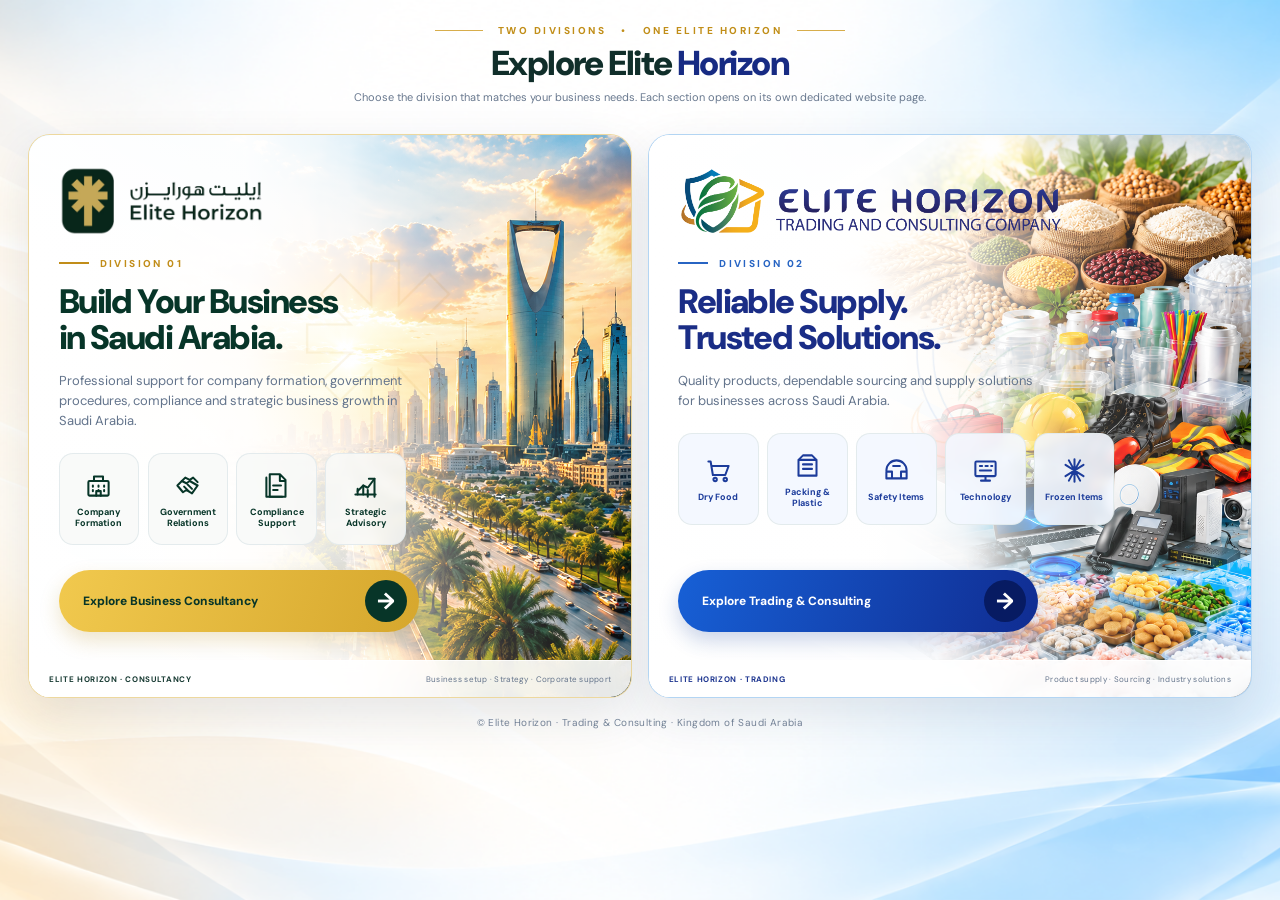
<file: index.html>
<!doctype html>
<html lang="en">
<head>
<meta charset="utf-8">
<meta name="viewport" content="width=device-width, initial-scale=1">
<meta name="theme-color" content="#f7f9fb">
<meta name="description" content="Explore Elite Horizon — Business Setup & Strategic Consultancy and Trading & Consulting Company in Saudi Arabia.">
<title>Explore Elite Horizon | Two Divisions</title>
<link rel="icon" href="assets/favicon.png">
<link rel="preconnect" href="https://fonts.googleapis.com">
<link rel="preconnect" href="https://fonts.gstatic.com" crossorigin>
<link href="https://fonts.googleapis.com/css2?family=DM+Sans:wght@400;500;600;700;800;900&display=swap" rel="stylesheet">
<style>
:root{--green:#073528;--green2:#0b4939;--gold:#e0b63e;--navy:#172b83;--blue:#1554c5;--ink:#102a26;--muted:#61728a;--line:#e5eaf0;--paper:#fff}
*{box-sizing:border-box}html{scroll-behavior:smooth}body{margin:0;min-height:100vh;font-family:'DM Sans',Arial,sans-serif;color:var(--ink);background:#f5f8fb url('assets/site-background.png') center/cover fixed no-repeat;-webkit-font-smoothing:antialiased}
body:before{content:"";position:fixed;inset:0;background:rgba(255,255,255,.42);pointer-events:none;z-index:-1}
.page{width:min(1880px,100%);margin:0 auto;padding:24px clamp(14px,2.2vw,42px) 26px}
.intro{text-align:center;margin:0 auto 28px;max-width:1000px}.eyebrow{display:flex;align-items:center;justify-content:center;gap:15px;color:#c18e18;font-size:clamp(10px,.72vw,13px);font-weight:800;letter-spacing:.25em;text-transform:uppercase}.eyebrow:before,.eyebrow:after{content:"";width:48px;height:1px;background:#d7ad4b}.intro h1{margin:9px 0 7px;font-size:clamp(28px,2.7vw,48px);line-height:1.05;letter-spacing:-.045em;color:#102e2a;font-weight:900}.intro h1 span{color:var(--navy)}.intro p{margin:0;color:#68788e;font-size:clamp(11px,.82vw,15px);line-height:1.55}
.divisions{display:grid;grid-template-columns:repeat(2,minmax(0,1fr));gap:clamp(14px,1.2vw,24px);align-items:stretch}
.division{position:relative;isolation:isolate;overflow:hidden;min-height:clamp(520px,39vw,690px);border-radius:22px;background:#fff;border:1px solid rgba(217,173,53,.48);box-shadow:0 18px 48px rgba(23,43,70,.11);display:flex;flex-direction:column;transition:transform .3s ease,box-shadow .3s ease}
.division:hover{transform:translateY(-4px);box-shadow:0 25px 58px rgba(23,43,70,.16)}.division.trading{border-color:rgba(65,151,224,.4)}
.visual{position:absolute;inset:0;z-index:-3}.visual img{width:100%;height:100%;object-fit:cover;object-position:center right;display:block}
.division:after{content:"";position:absolute;inset:0;z-index:-2;pointer-events:none;background:linear-gradient(90deg,rgba(255,255,255,.99) 0%,rgba(255,255,255,.97) 36%,rgba(255,255,255,.82) 53%,rgba(255,255,255,.22) 76%,rgba(255,255,255,.03) 100%)}
.division.trading:after{background:linear-gradient(90deg,rgba(255,255,255,.99) 0%,rgba(255,255,255,.97) 35%,rgba(255,255,255,.82) 52%,rgba(255,255,255,.18) 75%,rgba(255,255,255,.02) 100%)}
.content{position:relative;z-index:1;width:70%;padding:clamp(24px,2.4vw,44px) clamp(22px,2.3vw,42px) 28px;display:flex;flex-direction:column;align-items:flex-start;flex:1}
.brand{height:clamp(62px,5.5vw,94px);display:flex;align-items:center;margin-bottom:clamp(20px,1.6vw,30px);max-width:100%}.brand img{display:block;max-width:min(100%,390px);max-height:100%;object-fit:contain;object-position:left center}.trading .brand img{max-width:410px}
.division-tag{display:flex;align-items:center;gap:11px;margin-bottom:14px;font-size:clamp(10px,.7vw,13px);letter-spacing:.24em;text-transform:uppercase;font-weight:800;color:#c18d19}.division-tag:before{content:"";width:30px;height:2px;background:currentColor}.trading .division-tag{color:#2764c3}
.content h2{font-size:clamp(30px,2.65vw,51px);line-height:1.06;letter-spacing:-.045em;margin:0 0 15px;color:var(--green);font-weight:900;max-width:620px}.trading .content h2{color:#1a2d86}
.desc{font-size:clamp(13px,.95vw,17px);line-height:1.55;color:#63748c;max-width:540px;margin:0 0 22px}
.services{display:flex;gap:clamp(7px,.65vw,12px);align-items:stretch;margin:0 0 25px;flex-wrap:nowrap}.service{width:clamp(70px,6.3vw,112px);min-height:92px;text-align:center;padding:12px 8px 9px;border-radius:14px;background:rgba(248,250,249,.86);border:1px solid rgba(225,233,235,.9);color:var(--green);font-size:clamp(9px,.67vw,12px);font-weight:700;line-height:1.25;display:flex;flex-direction:column;align-items:center;justify-content:center;gap:8px;backdrop-filter:blur(4px)}.trading .service{color:#1c3c9b;background:rgba(243,248,255,.9)}.service svg{width:27px;height:27px;stroke:currentColor;fill:none;stroke-width:1.8;stroke-linecap:round;stroke-linejoin:round}
.cta{display:inline-flex;align-items:center;justify-content:space-between;gap:25px;min-width:min(360px,100%);padding:10px 12px 10px 24px;border-radius:999px;background:linear-gradient(110deg,#f1c94e,#d6a72d);color:#073528;text-decoration:none;font-size:clamp(12px,.85vw,15px);font-weight:800;box-shadow:0 9px 20px rgba(181,137,28,.22);transition:transform .2s,filter .2s;margin-top:auto}.cta:hover{transform:translateY(-2px);filter:brightness(1.04)}.cta .arrow{width:42px;height:42px;display:grid;place-items:center;border-radius:50%;background:var(--green);color:white;font-size:23px;flex:0 0 auto}.trading .cta{background:linear-gradient(110deg,#1760d6,#102c91);color:#fff;box-shadow:0 9px 20px rgba(25,63,156,.22)}.trading .cta .arrow{background:#071b62}
.watermark{position:absolute;z-index:-1;pointer-events:none;object-fit:contain;opacity:.16;mix-blend-mode:multiply}.consultancy .watermark{width:clamp(190px,18vw,330px);height:clamp(190px,18vw,330px);left:40%;top:19%}.trading .watermark{width:clamp(230px,23vw,400px);height:clamp(190px,18vw,330px);left:36%;top:24%;opacity:.14}
.card-footer{position:relative;z-index:1;margin-top:auto;display:flex;justify-content:space-between;align-items:center;gap:12px;padding:13px 20px;background:rgba(255,255,255,.9);border-top:1px solid rgba(255,255,255,.8);color:#64748b;font-size:clamp(8px,.58vw,10px);letter-spacing:.035em;backdrop-filter:blur(8px)}.card-footer strong{color:#173a32;letter-spacing:.08em}.trading .card-footer strong{color:#1c348f}
.site-footer{text-align:center;padding:18px 10px 0;color:#77869a;font-size:10px;letter-spacing:.04em}
@media(max-width:1100px){.page{padding:22px 16px}.division{min-height:520px}.content{width:76%;padding:26px 24px 24px}.brand{height:65px}.services{gap:6px}.service{width:74px;min-height:82px}.content h2{font-size:clamp(29px,3vw,38px)}.desc{font-size:13px}.watermark{opacity:.1!important}}
@media(max-width:760px){body{background-attachment:scroll}.divisions{grid-template-columns:1fr;gap:18px}.division{min-height:540px}.content{width:72%;padding:27px 26px 26px}.brand{height:72px}.content h2{font-size:clamp(34px,6vw,46px)}.desc{font-size:15px}.service{width:clamp(75px,13vw,100px);min-height:88px;font-size:10px}.services{gap:9px}.division:after,.division.trading:after{background:linear-gradient(90deg,rgba(255,255,255,.99) 0%,rgba(255,255,255,.96) 43%,rgba(255,255,255,.72) 68%,rgba(255,255,255,.16) 100%)}.watermark{opacity:.12!important}}
@media(max-width:480px){.page{padding:19px 11px}.intro{margin-bottom:19px}.eyebrow{font-size:9px;letter-spacing:.16em;gap:8px}.eyebrow:before,.eyebrow:after{width:25px}.intro h1{font-size:29px}.intro p{font-size:11px}.division{min-height:570px;border-radius:17px}.content{width:100%;padding:22px 18px 22px}.brand{height:58px;margin-bottom:20px}.brand img{max-width:82%;max-height:58px}.division-tag{font-size:9px;letter-spacing:.18em}.content h2{font-size:34px;max-width:360px}.desc{font-size:13px;max-width:350px}.services{gap:6px;flex-wrap:wrap;margin-bottom:18px}.service{width:calc(25% - 5px);min-width:0;min-height:72px;padding:8px 4px;font-size:8px;gap:5px}.service svg{width:22px;height:22px}.trading .service{width:calc(20% - 5px)}.cta{min-width:0;width:100%;font-size:12px;padding-left:17px}.cta .arrow{width:36px;height:36px}.card-footer{font-size:7px;padding:10px 12px}.watermark{display:none}}
@media(prefers-reduced-motion:reduce){*{scroll-behavior:auto!important;transition:none!important}}
</style>
</head>
<body>
<main class="page">
<header class="intro">
  <div class="eyebrow">Two Divisions <span>•</span> One Elite Horizon</div>
  <h1>Explore Elite <span>Horizon</span></h1>
  <p>Choose the division that matches your business needs. Each section opens on its own dedicated website page.</p>
</header>
<section class="divisions" aria-label="Elite Horizon divisions">
  <article class="division consultancy">
    <div class="visual"><img src="assets/consultancy-skyline.png" alt="Riyadh skyline at sunset"></div>
    <img class="watermark" src="assets/consultancy-emblem-outline.png" alt="" aria-hidden="true">
    <div class="content">
      <div class="brand"><img src="assets/consultancy-logo.png" alt="Elite Horizon Business Setup and Strategic Consultancy"></div>
      <div class="division-tag">Division 01</div>
      <h2>Build Your Business<br>in Saudi Arabia.</h2>
      <p class="desc">Professional support for company formation, government procedures, compliance and strategic business growth in Saudi Arabia.</p>
      <div class="services">
        <div class="service"><svg viewBox="0 0 24 24"><rect x="3" y="8" width="18" height="13" rx="1"/><path d="M8 8V4h8v4M7 12v1m5-1v1m5-1v1M7 16v1m5-1v1m5-1v1M10 21v-4h4v4"/></svg>Company<br>Formation</div>
        <div class="service"><svg viewBox="0 0 24 24"><path d="M3 12l4-4 4 2 3-2 7 4-5 7-5-3-3 2-5-6z"/><path d="M7 8l3-3 4 2 3-2 4 4M9 13l4 4m-1-6l4 4"/></svg>Government<br>Relations</div>
        <div class="service"><svg viewBox="0 0 24 24"><path d="M6 2h9l5 5v15H6zM15 2v6h5M9 12h7M9 16h4"/><path d="M3 5v17h14"/></svg>Compliance<br>Support</div>
        <div class="service"><svg viewBox="0 0 24 24"><path d="M3 20h18M5 17l5-5 4 2 6-8"/><path d="M15 6h5v5M5 20V15m5 5v-8m4 10v-6m6 6V8"/></svg>Strategic<br>Advisory</div>
      </div>
      <a class="cta" href="consultancy.html"><span>Explore Business Consultancy</span><span class="arrow">→</span></a>
    </div>
    <div class="card-footer"><strong>ELITE HORIZON · CONSULTANCY</strong><span>Business setup · Strategy · Corporate support</span></div>
  </article>
  <article class="division trading">
    <div class="visual"><img src="assets/trading-industrial-collage.png" alt="Food, packaging, safety and technology supply categories"></div>
    <img class="watermark" src="assets/trading-emblem-outline.png" alt="" aria-hidden="true">
    <div class="content">
      <div class="brand"><img src="assets/trading-logo.png" alt="Elite Horizon Trading and Consulting Company"></div>
      <div class="division-tag">Division 02</div>
      <h2>Reliable Supply.<br>Trusted Solutions.</h2>
      <p class="desc">Quality products, dependable sourcing and supply solutions for businesses across Saudi Arabia.</p>
      <div class="services">
        <div class="service"><svg viewBox="0 0 24 24"><path d="M3 4h2l2 12h11l3-8H6"/><circle cx="9" cy="20" r="1.5"/><circle cx="18" cy="20" r="1.5"/></svg>Dry Food</div>
        <div class="service"><svg viewBox="0 0 24 24"><path d="M4 7h16v14H4zM4 7l4-4h8l4 4M8 11h8M8 15h8"/></svg>Packing &<br>Plastic</div>
        <div class="service"><svg viewBox="0 0 24 24"><path d="M3 12a9 9 0 0 1 18 0v7h-5v-6h5M3 13h5v6H3zM8 19h8"/><path d="M9 8h6"/></svg>Safety Items</div>
        <div class="service"><svg viewBox="0 0 24 24"><rect x="3" y="4" width="18" height="13" rx="1"/><path d="M8 21h8m-4-4v4M7 8h2m3 0h2m3 0h1M7 12h10"/></svg>Technology</div>
        <div class="service"><svg viewBox="0 0 24 24"><path d="M12 2v20M4 7l16 10M4 17L20 7M7 3l10 18M17 3L7 21"/></svg>Frozen Items</div>
      </div>
      <a class="cta" href="trading.html"><span>Explore Trading &amp; Consulting</span><span class="arrow">→</span></a>
    </div>
    <div class="card-footer"><strong>ELITE HORIZON · TRADING</strong><span>Product supply · Sourcing · Industry solutions</span></div>
  </article>
</section>
<footer class="site-footer">© Elite Horizon · Trading &amp; Consulting · Kingdom of Saudi Arabia</footer>
</main>
</body>
</html>
</file>
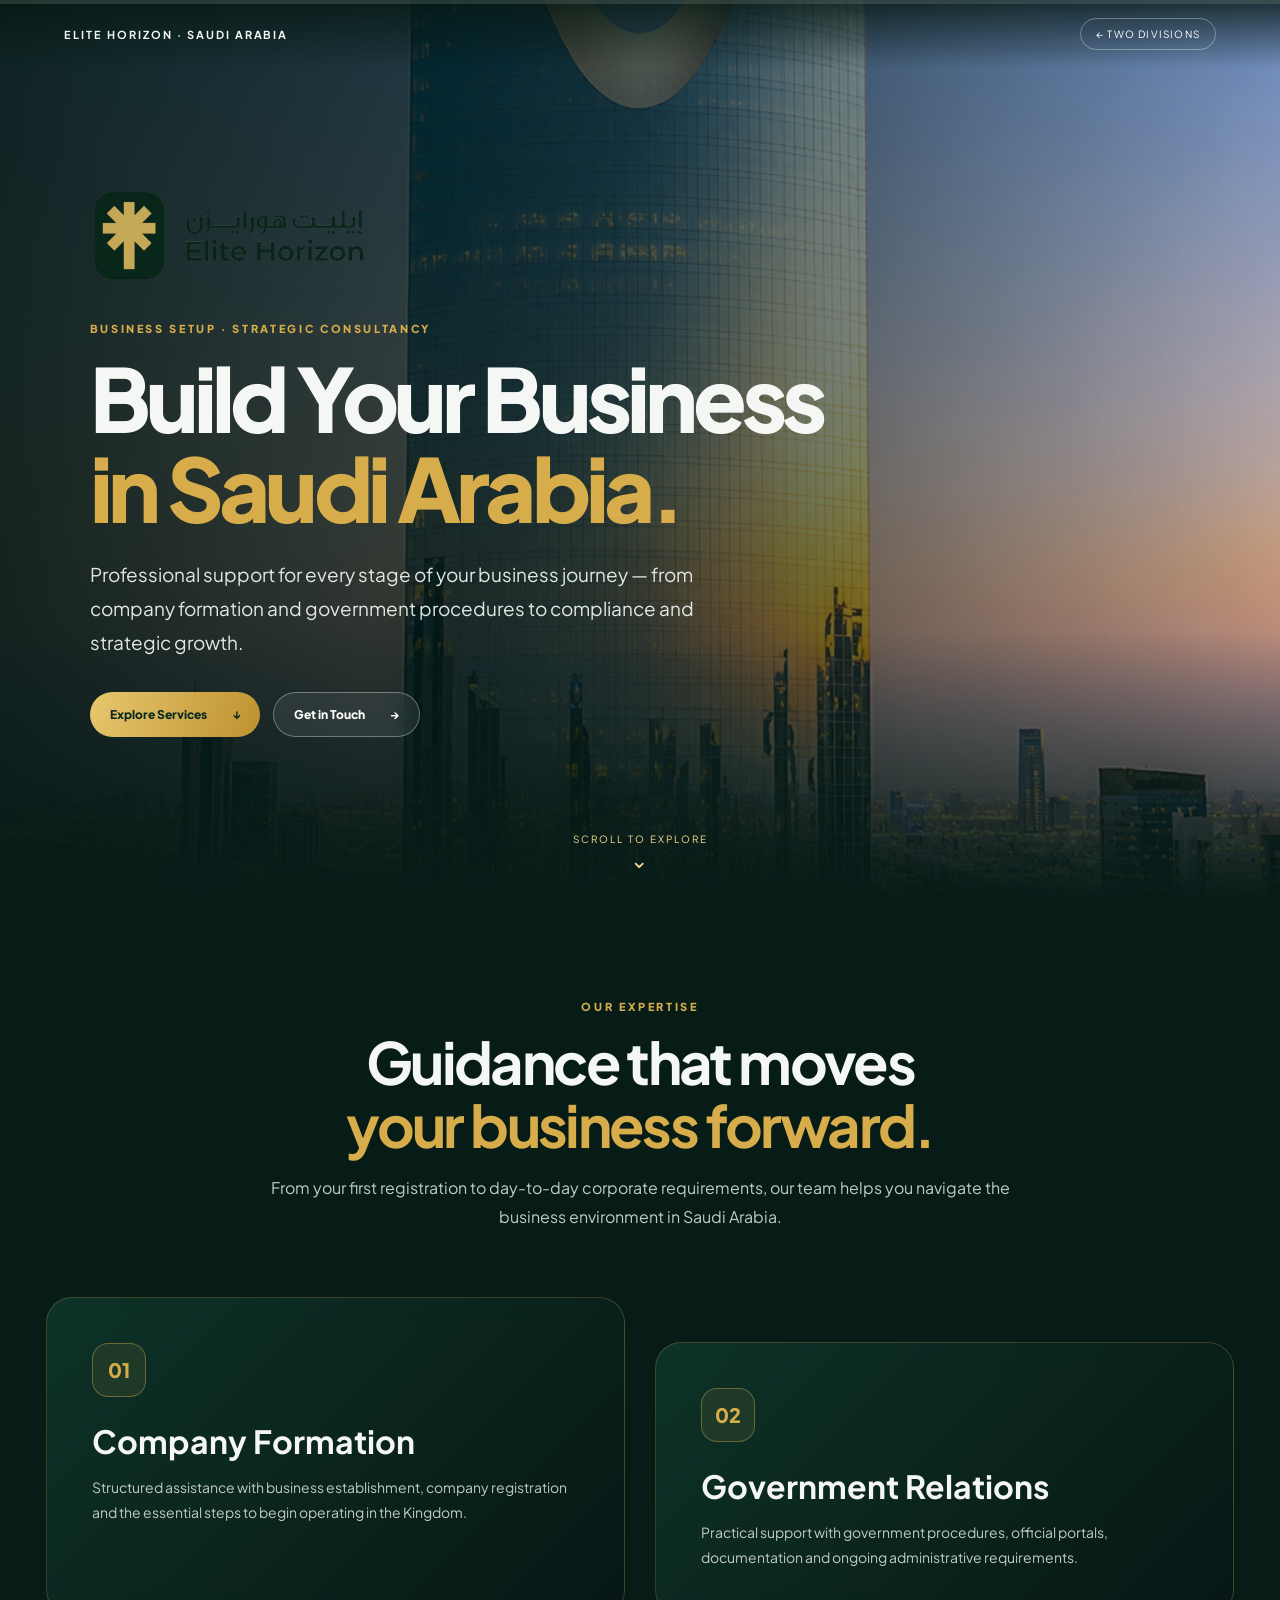
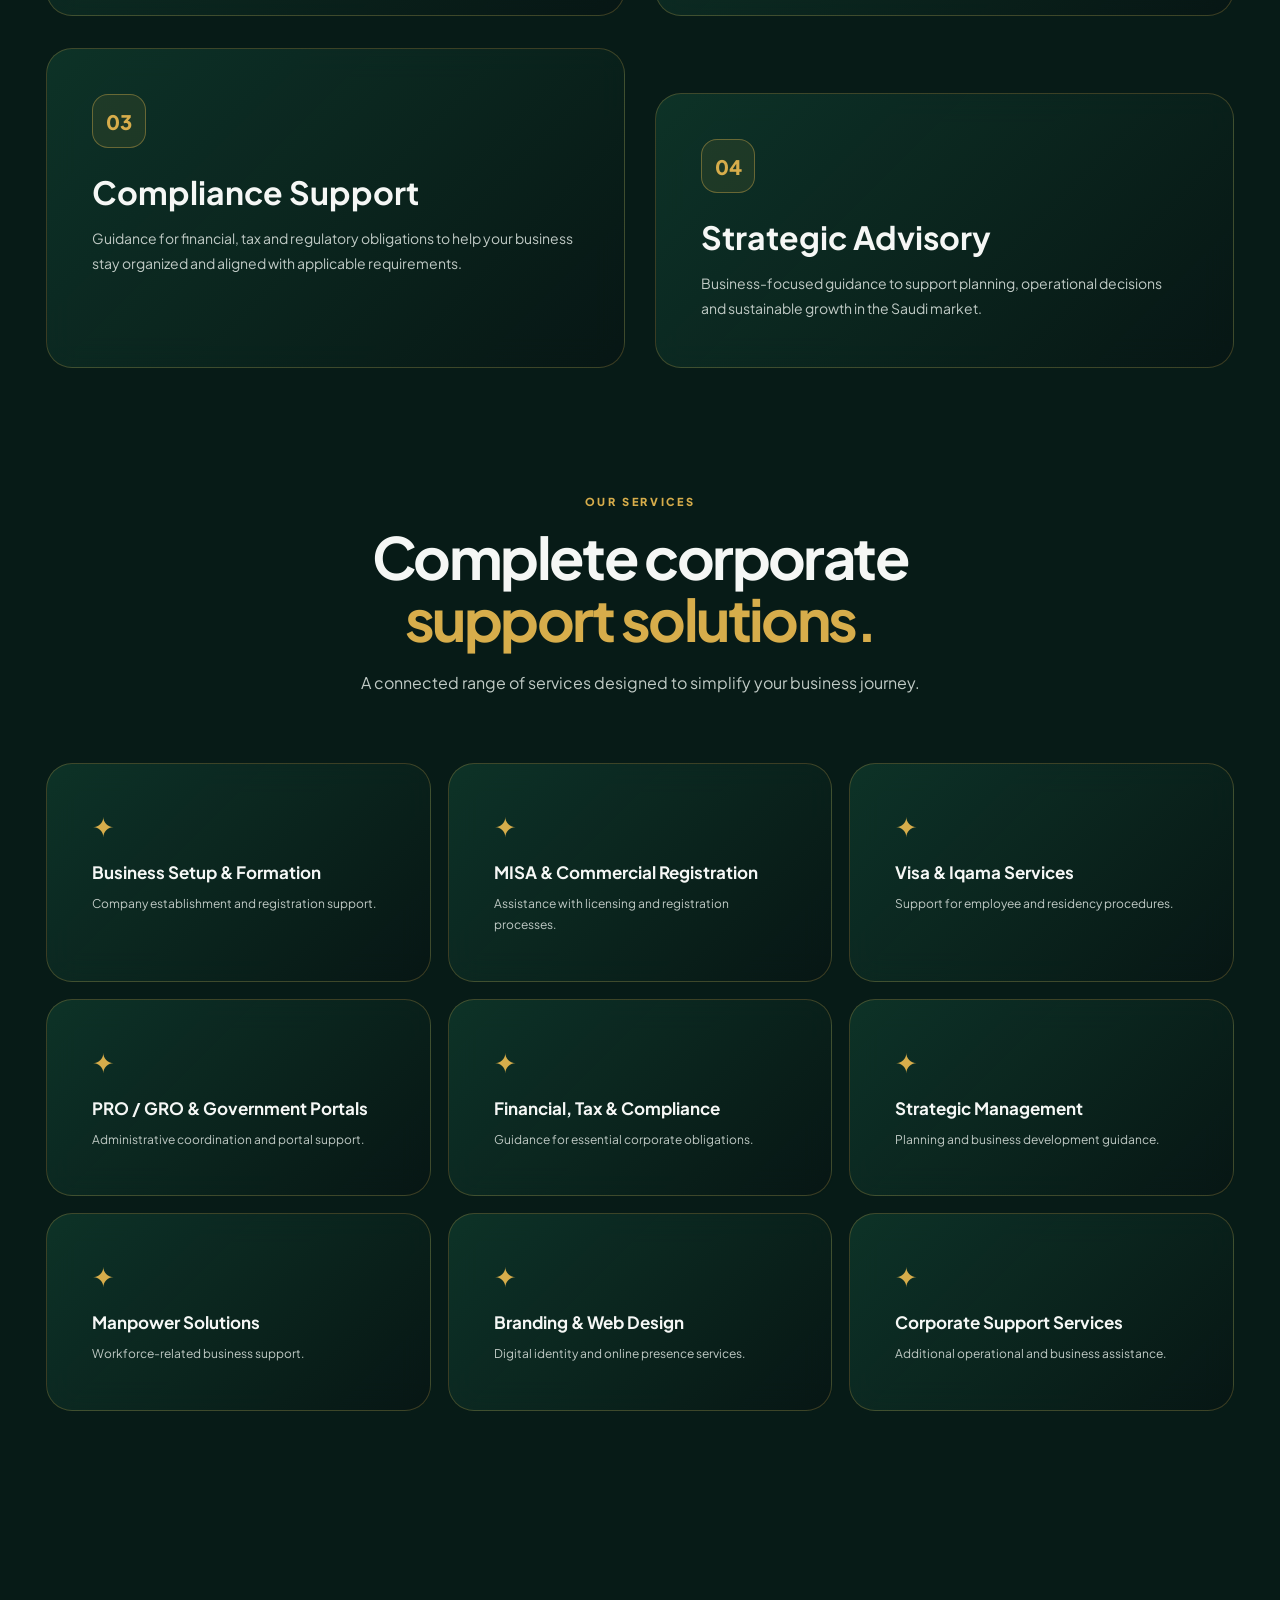
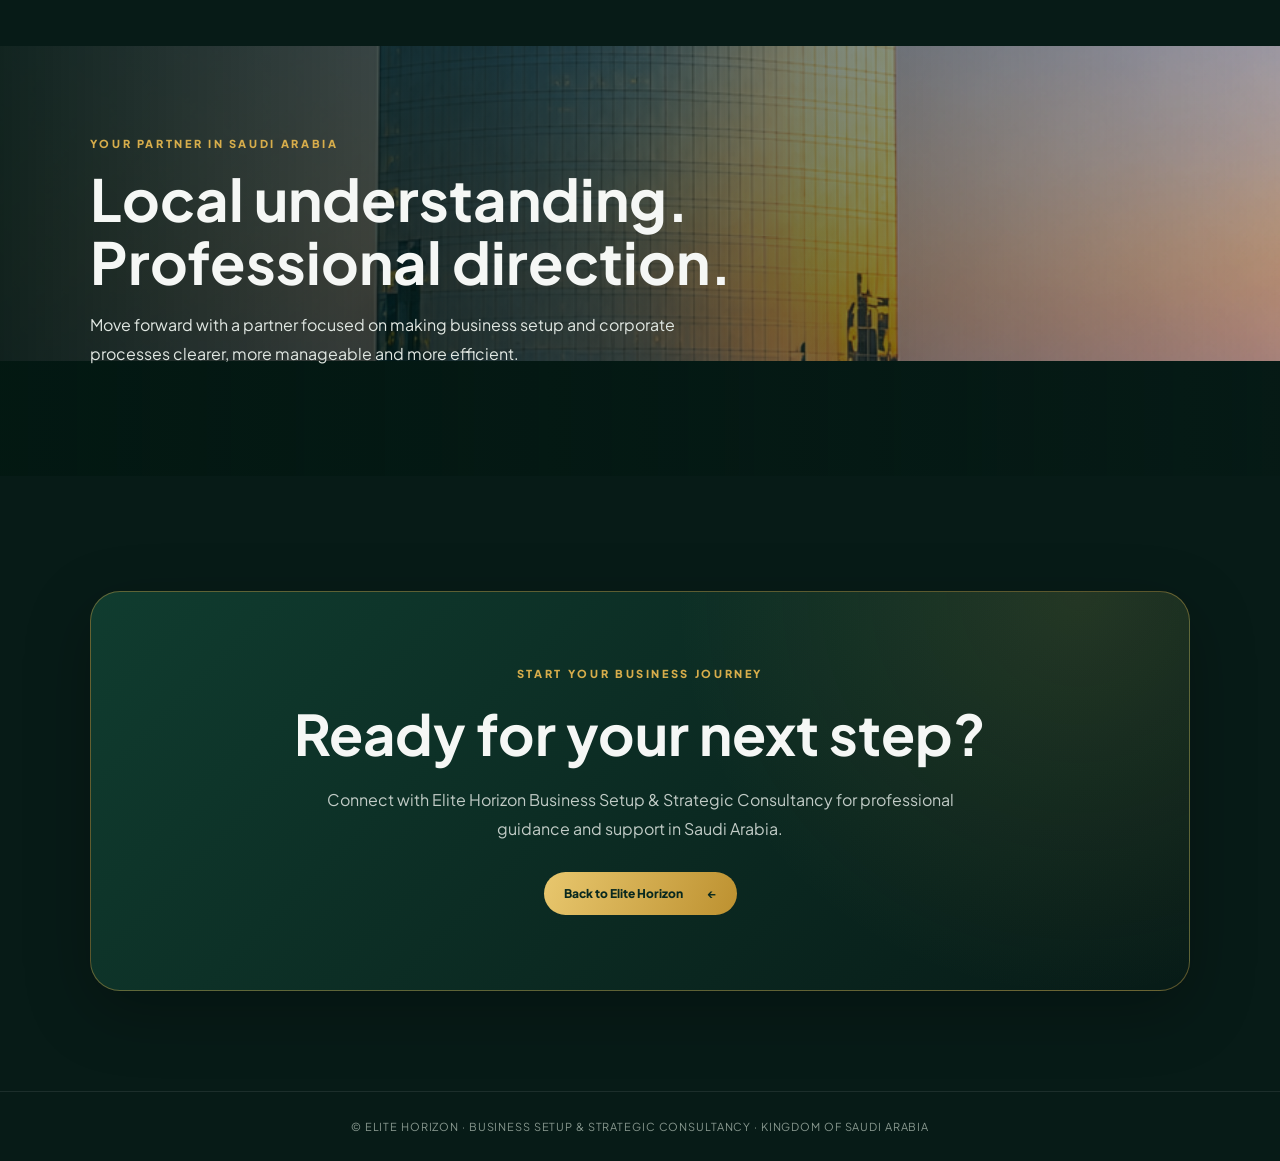
<file: consultancy.html>
<!DOCTYPE html>
<html lang="en" class="scroll-smooth">
<head>
<meta charset="UTF-8"><meta name="viewport" content="width=device-width, initial-scale=1.0">
<title>Elite Horizon | Business Setup & Strategic Consultancy</title>
<meta name="description" content="Business setup, company formation, government procedures and strategic consultancy in Saudi Arabia.">
<link rel="preconnect" href="https://fonts.googleapis.com"><link rel="preconnect" href="https://fonts.gstatic.com" crossorigin>
<link href="https://fonts.googleapis.com/css2?family=Plus+Jakarta+Sans:wght@300;400;500;600;700;800&display=swap" rel="stylesheet">
<style>
:root{--gold:#d7ad4b;--green:#0b4939;--deep:#071b17;--ink:#f5f7f5;--muted:#c1cbc6;--panel:rgba(7,27,23,.82);--line:rgba(215,173,75,.25)}
*{box-sizing:border-box}html{scroll-behavior:smooth}body{margin:0;background:var(--deep);color:var(--ink);font-family:'Plus Jakarta Sans',Arial,sans-serif;overflow-x:hidden}
::-webkit-scrollbar{width:8px}::-webkit-scrollbar-track{background:#071b17}::-webkit-scrollbar-thumb{background:var(--gold);border-radius:8px}
.progress{height:4px;position:fixed;z-index:100;top:0;left:0;width:100%;background:#ffffff20}.progress span{display:block;height:100%;width:0;background:linear-gradient(90deg,var(--gold),#fff0bd,var(--green))}
.topnav{position:fixed;z-index:90;top:0;left:0;right:0;padding:18px 5%;display:flex;justify-content:space-between;align-items:center;background:linear-gradient(#061812c9,transparent);pointer-events:none}.topnav strong{font-size:11px;letter-spacing:.18em}.topnav a{pointer-events:auto;color:#fff;text-decoration:none;border:1px solid #ffffff55;border-radius:30px;padding:9px 15px;font-size:10px;letter-spacing:.12em}
.hero{min-height:100vh;position:relative;display:flex;align-items:center;padding:110px 7vw 85px;overflow:hidden;isolation:isolate}.hero-video{position:absolute;inset:0;width:100%;height:100%;object-fit:cover;z-index:-3}.hero:before{content:"";position:absolute;inset:0;background:linear-gradient(90deg,rgba(3,22,17,.91),rgba(3,22,17,.72) 48%,rgba(3,22,17,.22));z-index:-2}.hero:after{content:"";position:absolute;inset:0;background:linear-gradient(0deg,var(--deep),transparent 30%);z-index:-1}.hero-content{max-width:780px}.logo{width:min(330px,75vw);max-height:95px;object-fit:contain;object-position:left center;margin-bottom:35px}.eyebrow{color:var(--gold);font-size:11px;font-weight:800;letter-spacing:.24em;text-transform:uppercase;margin-bottom:18px}.hero h1{font-size:clamp(42px,7vw,88px);line-height:1.02;letter-spacing:-.055em;margin:0 0 24px;font-weight:800}.hero h1 span{color:var(--gold)}.hero p{font-size:clamp(15px,1.5vw,19px);line-height:1.8;color:#e0e7e2;max-width:650px;margin:0 0 32px}.actions{display:flex;gap:13px;flex-wrap:wrap}.btn{display:inline-flex;align-items:center;gap:25px;padding:14px 20px;border-radius:40px;text-decoration:none;background:linear-gradient(110deg,#e8c76e,#bd9130);color:#09291f;font-size:12px;font-weight:800;transition:.3s}.btn:hover{transform:translateY(-3px);box-shadow:0 12px 30px #d7ad4b35}.btn.secondary{background:#ffffff12;color:white;border:1px solid #ffffff55;backdrop-filter:blur(10px)}.scrollhint{position:absolute;bottom:27px;left:50%;transform:translateX(-50%);text-align:center;color:#f4d98c;font-size:10px;letter-spacing:.2em;text-transform:uppercase;animation:bob 1.8s infinite}.scrollhint span{display:block;font-size:22px}@keyframes bob{50%{transform:translate(-50%,8px)}}
main{max-width:1240px;margin:auto;padding:100px 26px 120px}.section-head{text-align:center;max-width:760px;margin:0 auto 65px}.section-head h2{font-size:clamp(32px,5vw,58px);line-height:1.08;letter-spacing:-.045em;margin:0 0 18px}.section-head h2 span{color:var(--gold)}.section-head p{color:var(--muted);line-height:1.8;margin:0}.feature-row{display:grid;grid-template-columns:1fr 1fr;gap:30px;align-items:stretch;margin:0 0 32px}.glass-card{position:relative;overflow:hidden;border:1px solid var(--line);border-radius:26px;padding:clamp(25px,4vw,45px);background:linear-gradient(135deg,rgba(15,54,42,.88),rgba(7,22,20,.82));backdrop-filter:blur(15px);transition:transform .45s,border-color .45s,box-shadow .45s}.glass-card:hover{transform:translateY(-7px);border-color:#d7ad4b99;box-shadow:0 18px 45px #0005}.num{width:54px;height:54px;display:grid;place-items:center;border-radius:16px;background:#d7ad4b18;border:1px solid #d7ad4b66;color:var(--gold);font-weight:800;font-size:20px;margin-bottom:24px}.glass-card h3{font-size:clamp(23px,3vw,32px);margin:0 0 14px}.glass-card p{color:var(--muted);line-height:1.8;font-size:14px;margin:0}.feature-row .glass-card:nth-child(2){margin-top:45px}.reveal-up,.reveal-left,.reveal-right,.reveal-zoom{opacity:0;transition:opacity .9s cubic-bezier(.16,1,.3,1),transform .9s cubic-bezier(.16,1,.3,1)}.reveal-up{transform:translateY(65px)}.reveal-left{transform:translateX(-75px)}.reveal-right{transform:translateX(75px)}.reveal-zoom{transform:scale(.88)}.active{opacity:1!important;transform:translate(0,0) scale(1)!important}
.services{display:grid;grid-template-columns:repeat(3,1fr);gap:17px}.service{min-height:180px}.service .symbol{color:var(--gold);font-size:27px;margin-bottom:18px}.service h3{font-size:17px;margin-bottom:10px}.service p{font-size:12px}
.parallax-band{position:relative;min-height:430px;margin:115px calc(50% - 50vw);overflow:hidden;display:flex;align-items:center;padding:70px max(7vw,30px);isolation:isolate}.parallax-band img{position:absolute;inset:0;width:100%;height:100%;object-fit:cover;z-index:-2;transform:scale(1.08);will-change:transform}.parallax-band:after{content:"";position:absolute;inset:0;background:linear-gradient(90deg,rgba(3,24,18,.93),rgba(3,24,18,.62),rgba(3,24,18,.28));z-index:-1}.band-copy{max-width:720px}.band-copy h2{font-size:clamp(32px,5vw,58px);line-height:1.08;margin:0 0 18px}.band-copy p{color:#e0e7e2;line-height:1.8;max-width:600px}
.cta-panel{text-align:center;padding:clamp(35px,6vw,75px);border:1px solid #d7ad4b66;border-radius:30px;background:radial-gradient(circle at 90% 0,#d7ad4b20,transparent 38%),linear-gradient(135deg,#103c2f,#071b17);box-shadow:0 20px 65px #0004}.cta-panel h2{font-size:clamp(32px,5vw,56px);margin:0 0 18px}.cta-panel p{max-width:650px;margin:0 auto 28px;color:var(--muted);line-height:1.8}.footer{padding:28px 20px;text-align:center;color:#87978e;border-top:1px solid #ffffff16;font-size:11px;letter-spacing:.08em}
/* Kingdom Centre background: starts at Our Expertise and pans top to bottom as you scroll */
.bgwrap{position:relative;clip-path:inset(0)}
.bgfix{position:fixed;inset:0;z-index:0;pointer-events:none;background:linear-gradient(rgba(7,27,23,.80),rgba(7,27,23,.88)),url(assets/bg-kingdom.jpg) center 0%/cover no-repeat}
.bgwrap>.content{position:relative;z-index:1}
@media(max-width:760px){.hero{padding:100px 23px 85px;align-items:center}.hero:before{background:linear-gradient(180deg,rgba(3,22,17,.55),rgba(3,22,17,.92))}.logo{width:250px;margin-bottom:28px}.topnav{padding:15px 18px}.feature-row{grid-template-columns:1fr;gap:16px}.feature-row .glass-card:nth-child(2){margin-top:0}.services{grid-template-columns:1fr 1fr}.parallax-band{min-height:380px;padding:55px 24px;margin-top:80px;margin-bottom:80px}main{padding:75px 18px 90px}.section-head{margin-bottom:40px}}
@media(max-width:430px){.services{grid-template-columns:1fr}.glass-card{padding:25px}.topnav strong{font-size:9px}.topnav a{font-size:9px}}
@media(prefers-reduced-motion:reduce){*,*:before,*:after{scroll-behavior:auto!important;animation:none!important;transition:none!important}}
</style></head>
<body>
<div class="progress"><span id="progress-fill"></span></div>
<nav class="topnav"><strong>ELITE HORIZON · SAUDI ARABIA</strong><a href="index.html">← TWO DIVISIONS</a></nav>
<header class="hero">
<video class="hero-video" autoplay muted loop playsinline preload="metadata" poster="assets/riyadh-tower-background.png" aria-label="Riyadh skyline video"><source src="assets/consultancy-video.mp4" type="video/mp4"></video>
<div class="hero-content reveal-up"><img class="logo" src="assets/consultancy-logo.png" alt="Elite Horizon Business Setup & Strategic Consultancy"><div class="eyebrow">Business Setup · Strategic Consultancy</div><h1>Build Your Business<br><span>in Saudi Arabia.</span></h1><p>Professional support for every stage of your business journey — from company formation and government procedures to compliance and strategic growth.</p><div class="actions"><a class="btn" href="#expertise">Explore Services <b>↓</b></a><a class="btn secondary" href="#contact">Get in Touch <b>→</b></a></div></div>
<div class="scrollhint">Scroll to explore<span>⌄</span></div>
</header>
<div class="bgwrap" id="bgwrap"><div class="bgfix" id="bgfix" aria-hidden="true"></div><div class="content">
<main>
<section id="expertise">
<div class="section-head reveal-up"><div class="eyebrow">Our Expertise</div><h2>Guidance that moves<br><span>your business forward.</span></h2><p>From your first registration to day-to-day corporate requirements, our team helps you navigate the business environment in Saudi Arabia.</p></div>
<div class="feature-row">
<article class="glass-card reveal-left"><div class="num">01</div><h3>Company Formation</h3><p>Structured assistance with business establishment, company registration and the essential steps to begin operating in the Kingdom.</p></article>
<article class="glass-card reveal-right"><div class="num">02</div><h3>Government Relations</h3><p>Practical support with government procedures, official portals, documentation and ongoing administrative requirements.</p></article>
</div>
<div class="feature-row">
<article class="glass-card reveal-left"><div class="num">03</div><h3>Compliance Support</h3><p>Guidance for financial, tax and regulatory obligations to help your business stay organized and aligned with applicable requirements.</p></article>
<article class="glass-card reveal-right"><div class="num">04</div><h3>Strategic Advisory</h3><p>Business-focused guidance to support planning, operational decisions and sustainable growth in the Saudi market.</p></article>
</div>
</section>
<section style="padding-top:95px">
<div class="section-head reveal-up"><div class="eyebrow">Our Services</div><h2>Complete corporate<br><span>support solutions.</span></h2><p>A connected range of services designed to simplify your business journey.</p></div>
<div class="services">
<article class="glass-card service reveal-zoom"><div class="symbol">✦</div><h3>Business Setup & Formation</h3><p>Company establishment and registration support.</p></article>
<article class="glass-card service reveal-up"><div class="symbol">✦</div><h3>MISA & Commercial Registration</h3><p>Assistance with licensing and registration processes.</p></article>
<article class="glass-card service reveal-zoom"><div class="symbol">✦</div><h3>Visa & Iqama Services</h3><p>Support for employee and residency procedures.</p></article>
<article class="glass-card service reveal-left"><div class="symbol">✦</div><h3>PRO / GRO & Government Portals</h3><p>Administrative coordination and portal support.</p></article>
<article class="glass-card service reveal-up"><div class="symbol">✦</div><h3>Financial, Tax & Compliance</h3><p>Guidance for essential corporate obligations.</p></article>
<article class="glass-card service reveal-right"><div class="symbol">✦</div><h3>Strategic Management</h3><p>Planning and business development guidance.</p></article>
<article class="glass-card service reveal-left"><div class="symbol">✦</div><h3>Manpower Solutions</h3><p>Workforce-related business support.</p></article>
<article class="glass-card service reveal-up"><div class="symbol">✦</div><h3>Branding & Web Design</h3><p>Digital identity and online presence services.</p></article>
<article class="glass-card service reveal-right"><div class="symbol">✦</div><h3>Corporate Support Services</h3><p>Additional operational and business assistance.</p></article>
</div>
</section>
</main>
<section class="parallax-band"><img id="parallax-image" src="assets/riyadh-tower-background.png" alt="Riyadh city skyline and Kingdom Centre"><div class="band-copy reveal-left"><div class="eyebrow">Your Partner in Saudi Arabia</div><h2>Local understanding.<br>Professional direction.</h2><p>Move forward with a partner focused on making business setup and corporate processes clearer, more manageable and more efficient.</p></div></section>
<section id="contact" class="cta-panel reveal-up" style="max-width:1100px;margin:100px auto;padding-left:25px;padding-right:25px"><div class="eyebrow">Start Your Business Journey</div><h2>Ready for your next step?</h2><p>Connect with Elite Horizon Business Setup & Strategic Consultancy for professional guidance and support in Saudi Arabia.</p><a class="btn" href="index.html">Back to Elite Horizon <b>←</b></a></section>
<footer class="footer">© ELITE HORIZON · BUSINESS SETUP & STRATEGIC CONSULTANCY · KINGDOM OF SAUDI ARABIA</footer>
</div></div>
<script>
(()=>{const bar=document.getElementById('progress-fill'),items=document.querySelectorAll('.reveal-up,.reveal-left,.reveal-right,.reveal-zoom'),img=document.getElementById('parallax-image'),wrap=document.getElementById('bgwrap'),bg=document.getElementById('bgfix');const reduced=window.matchMedia('(prefers-reduced-motion: reduce)').matches;
if('IntersectionObserver'in window){const observer=new IntersectionObserver(entries=>entries.forEach(entry=>{if(entry.isIntersecting){entry.target.classList.add('active');observer.unobserve(entry.target)}}),{threshold:.12,rootMargin:'0px 0px -7% 0px'});items.forEach(el=>observer.observe(el))}else{items.forEach(el=>el.classList.add('active'))}
let busy=false;function scrollFX(){const max=document.documentElement.scrollHeight-innerHeight,p=max>0?scrollY/max:0;bar.style.width=(p*100)+'%';if(!reduced&&img){const rect=img.parentElement.getBoundingClientRect();img.style.transform=`scale(1.12) translateY(${(rect.top-innerHeight/2)*-.045}px)`}
if(wrap&&bg){const r=wrap.getBoundingClientRect(),span=r.height-innerHeight,q=span>0?Math.min(1,Math.max(0,-r.top/span)):0;bg.style.backgroundPosition='center '+(q*100)+'%'}
busy=false}
window.addEventListener('scroll',()=>{if(!busy){requestAnimationFrame(scrollFX);busy=true}},{passive:true});window.addEventListener('resize',scrollFX);scrollFX();
})();
</script>
</body></html>
</file>
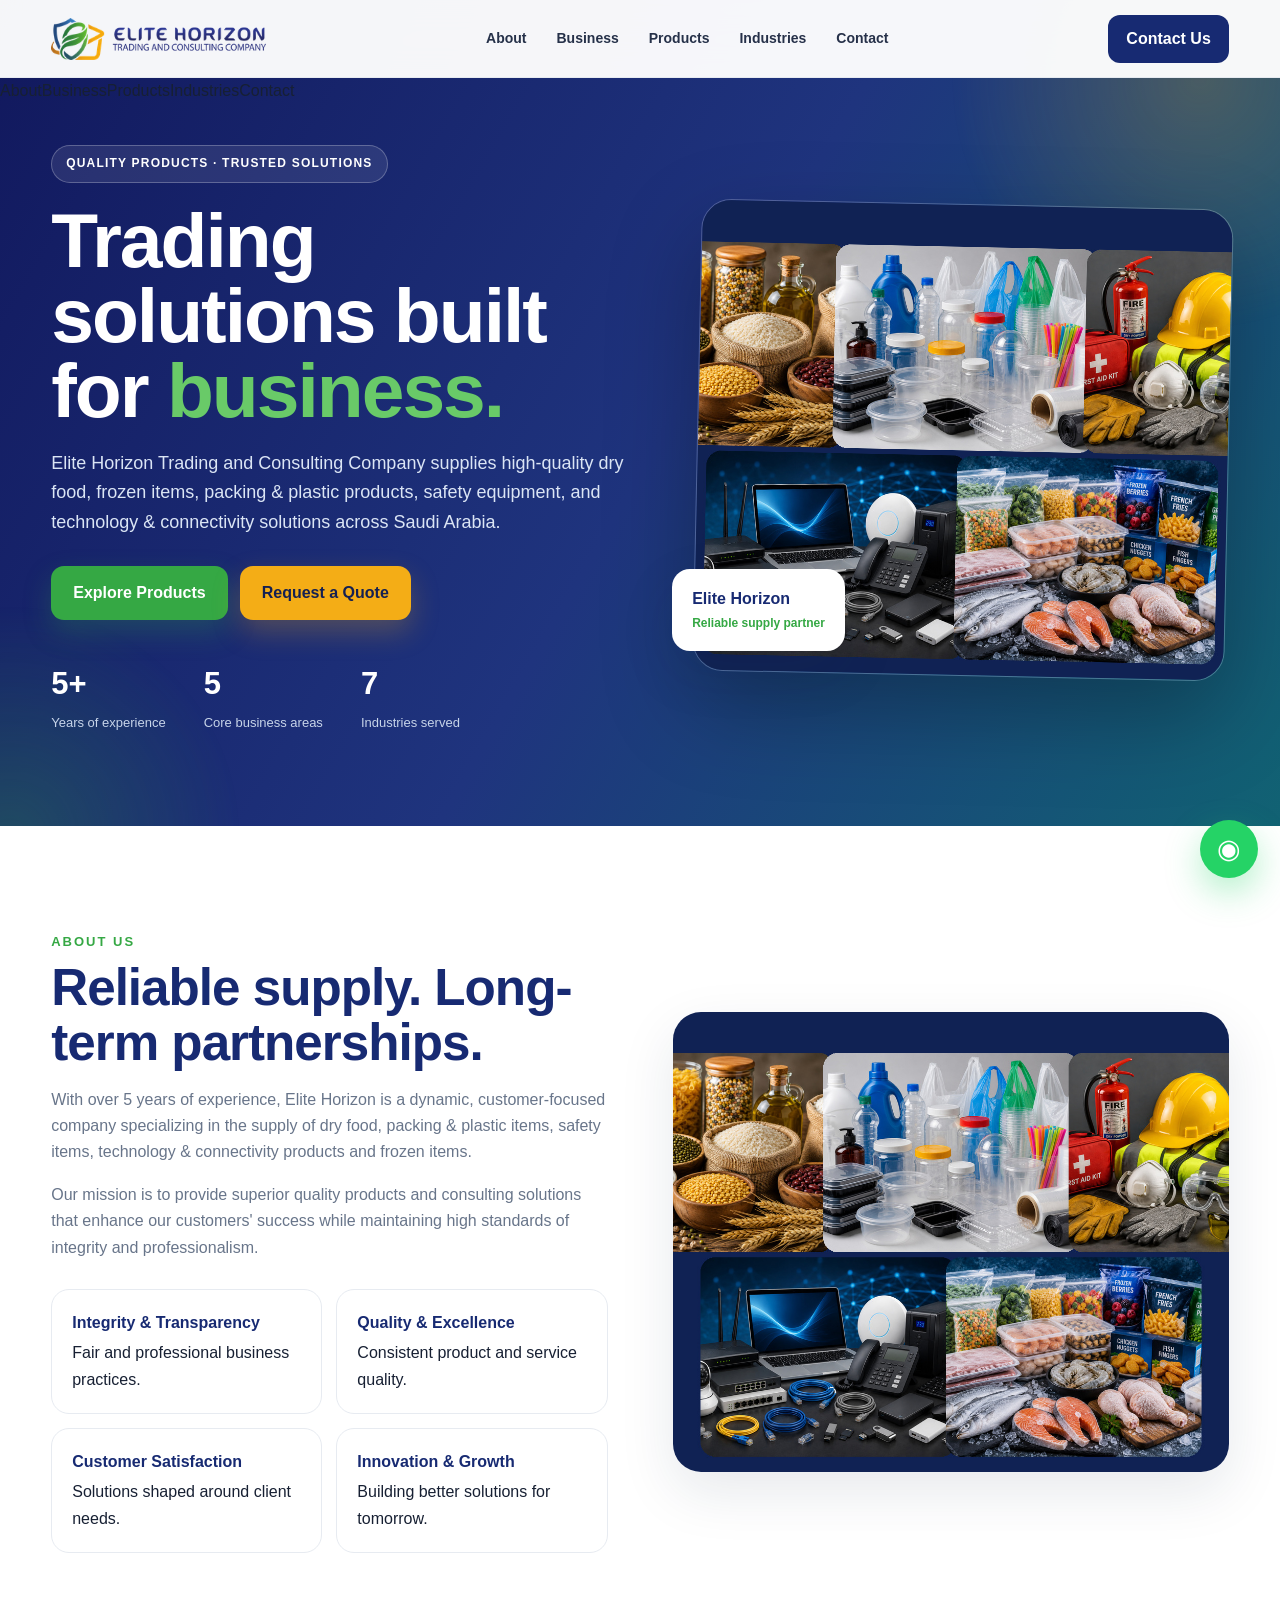
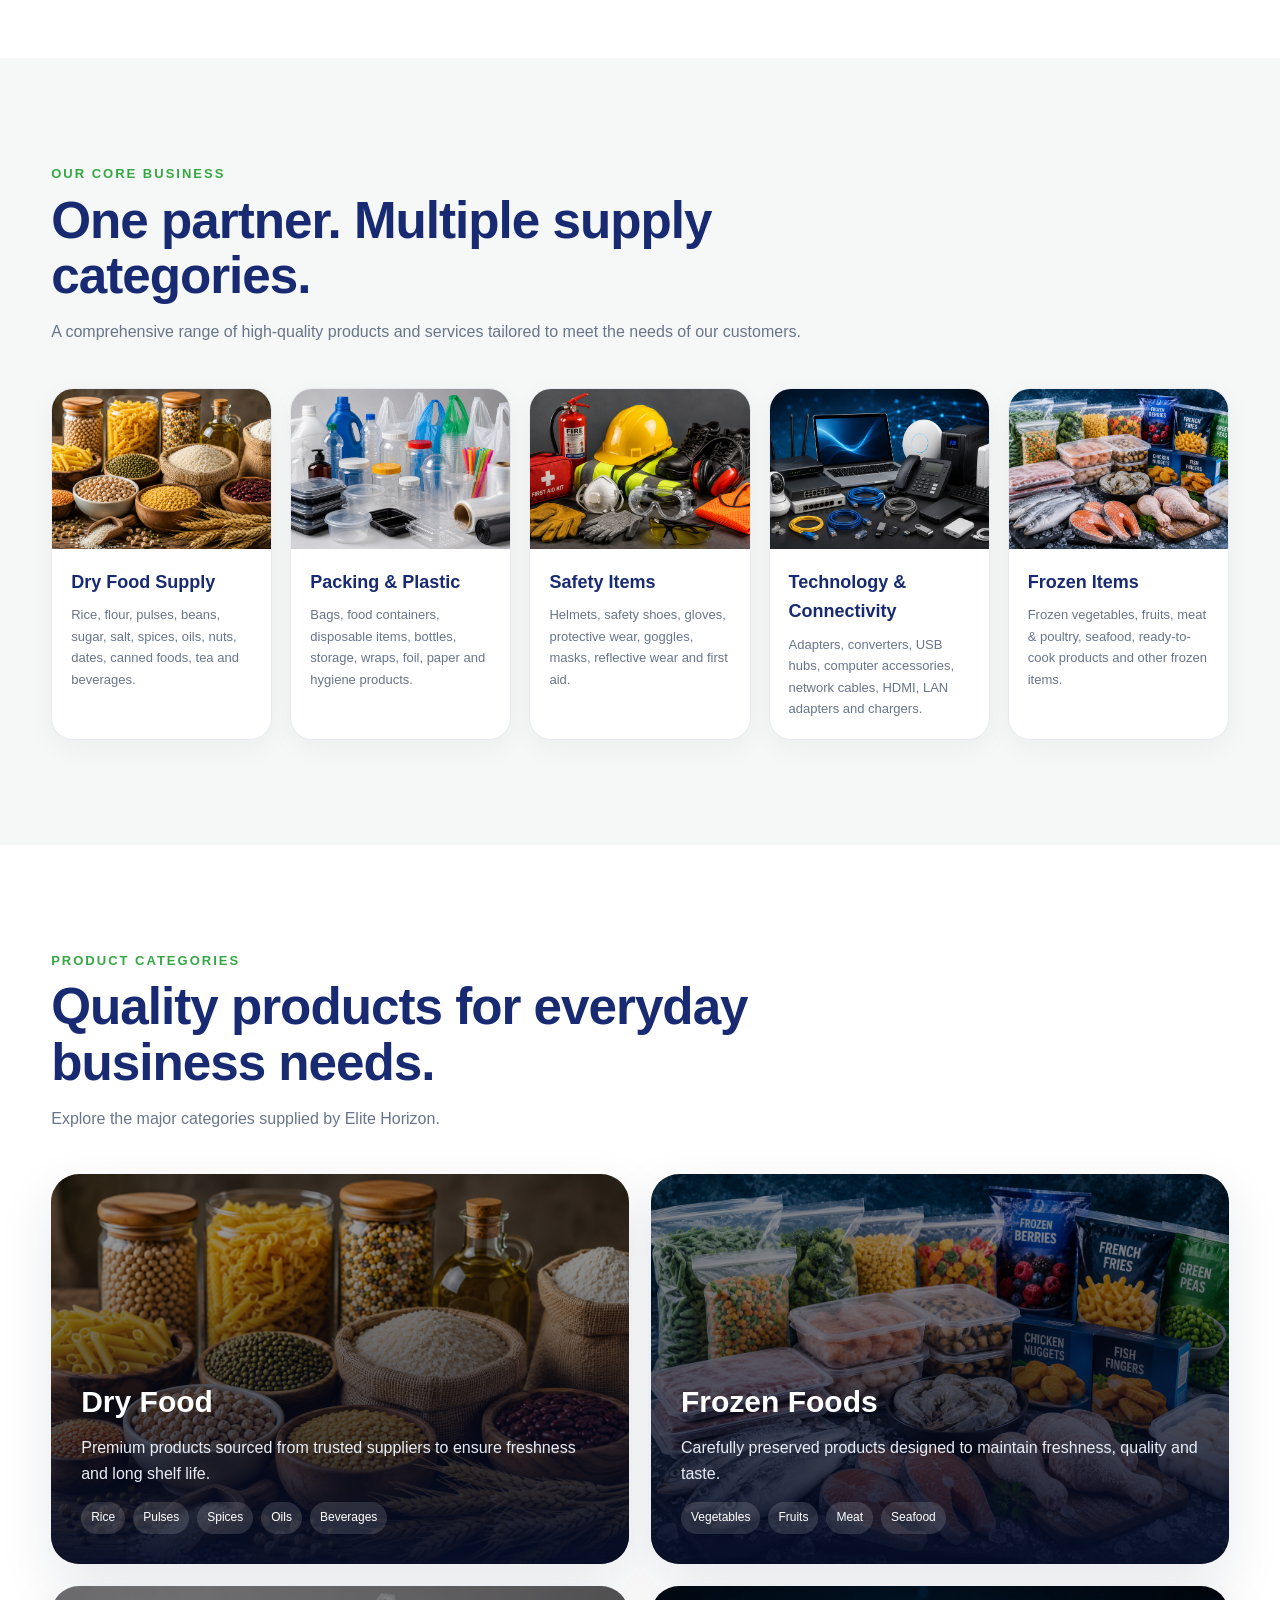
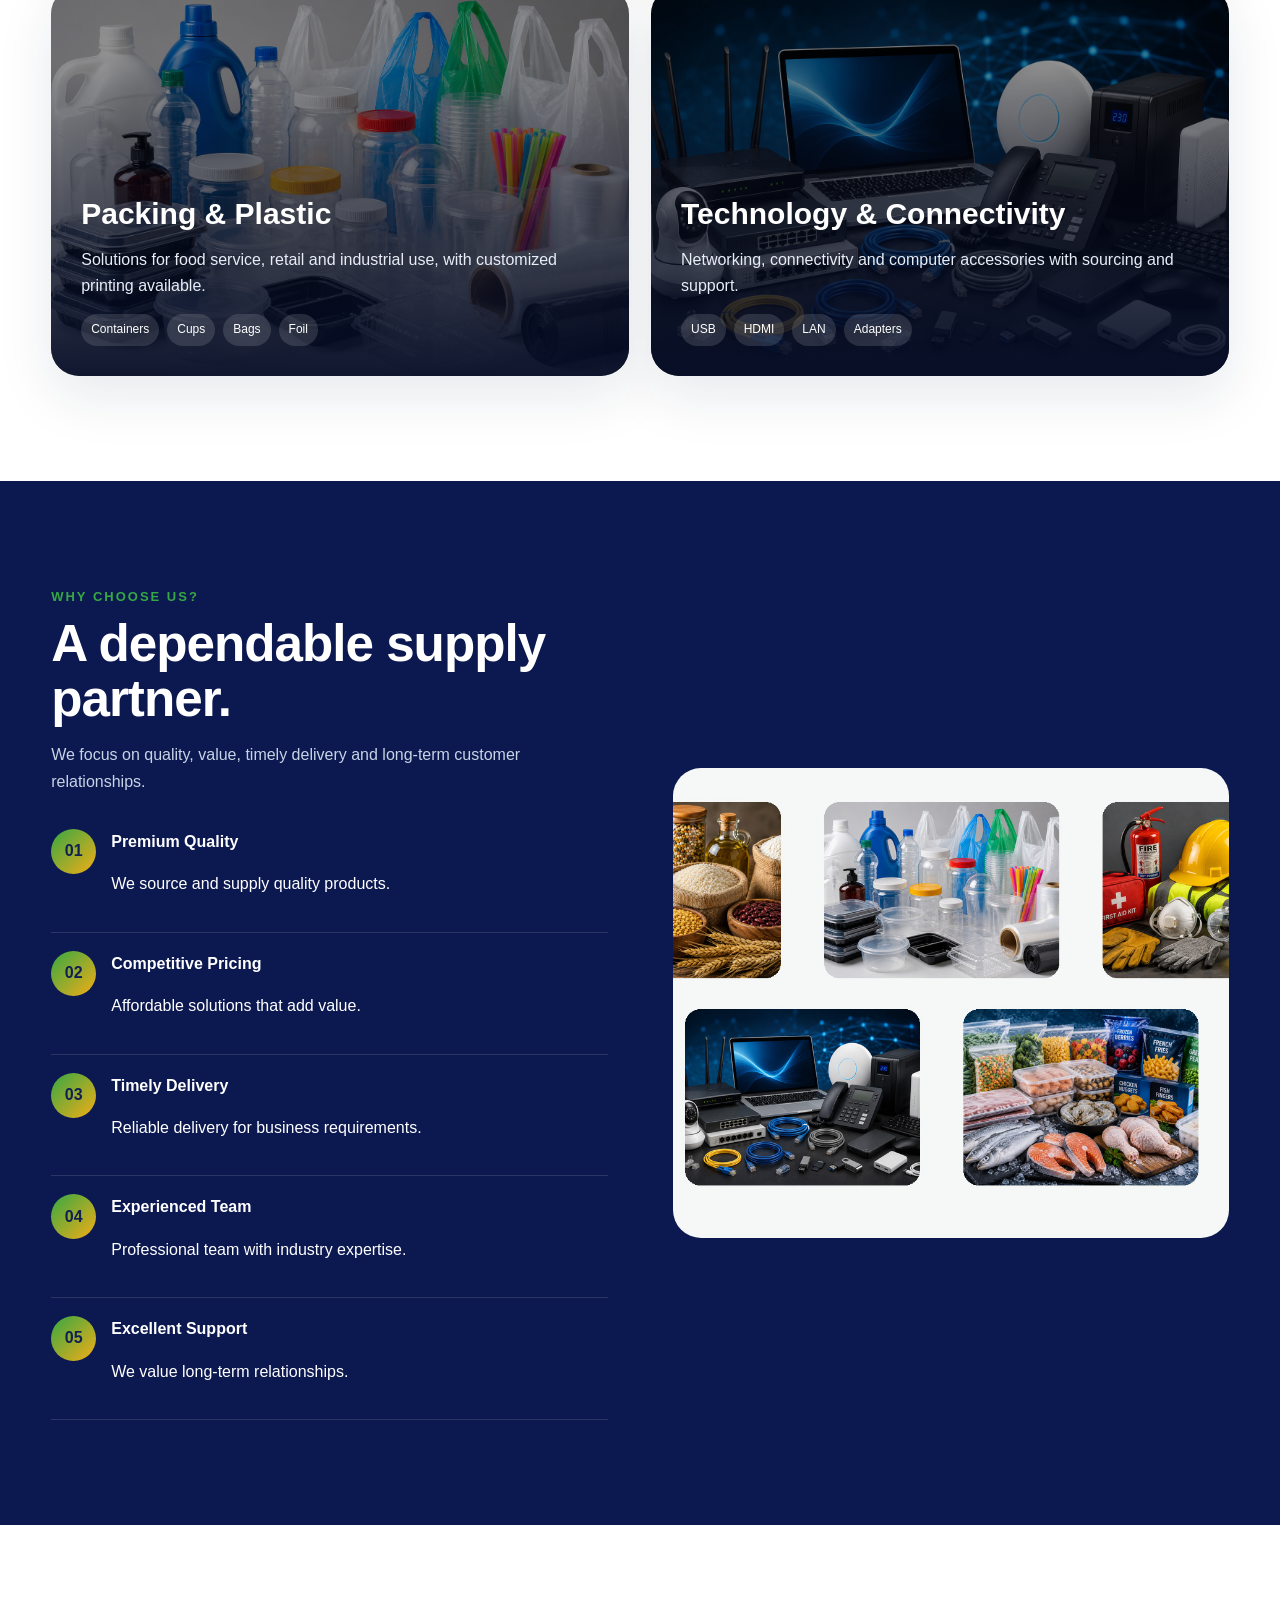
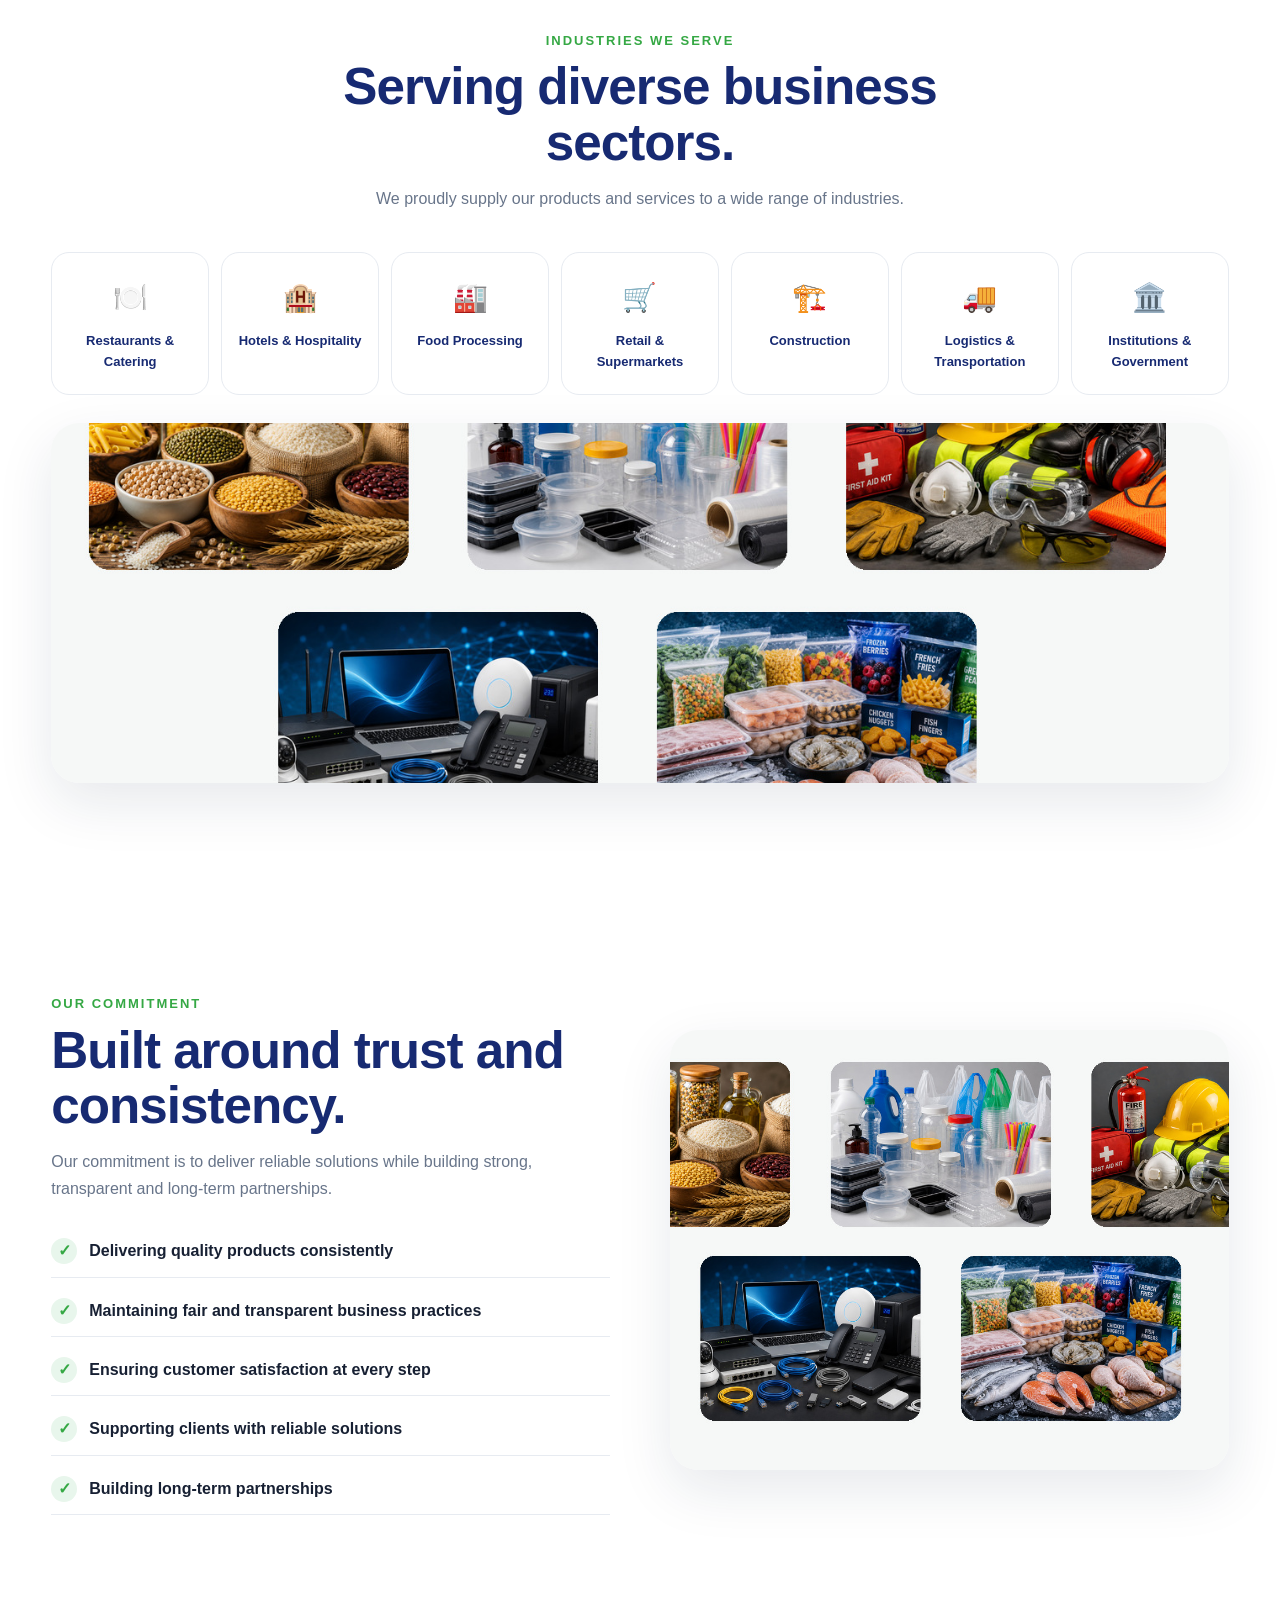
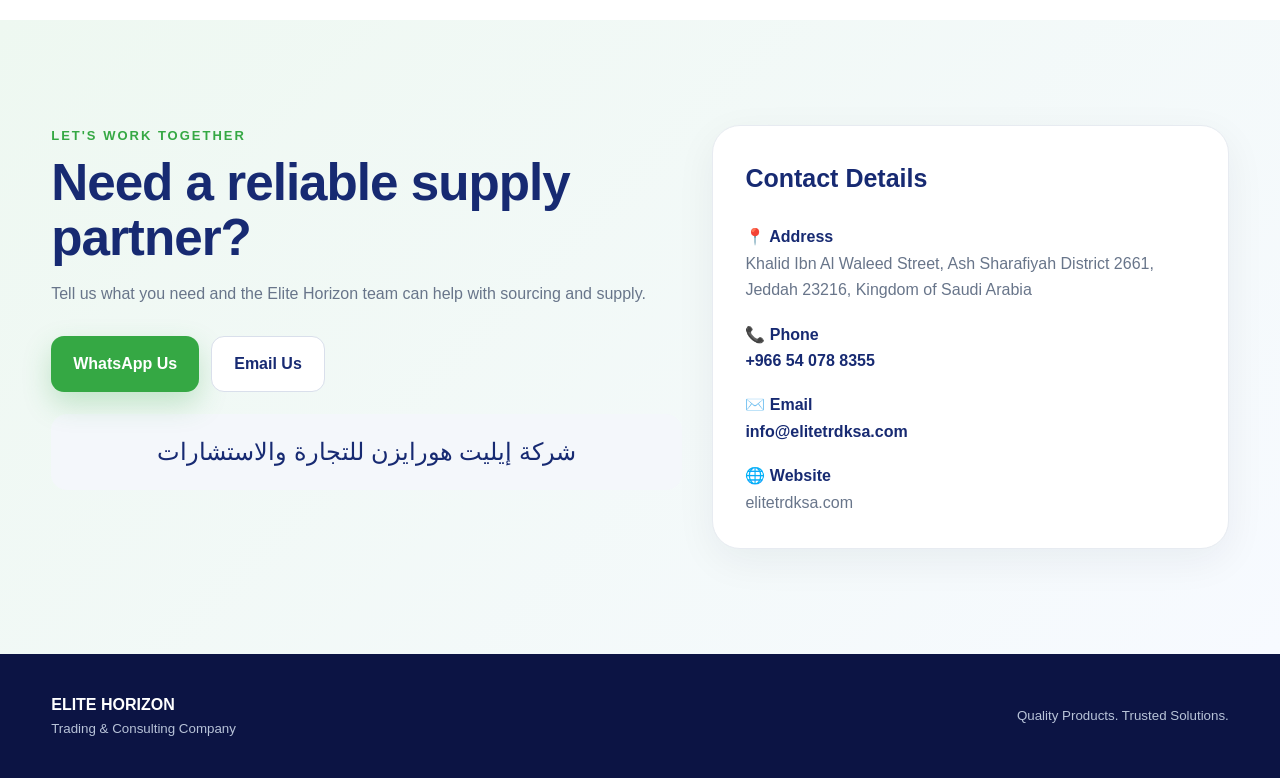
<file: ELITE_HORIZON_PROFESSIONAL_FINAL.html>
<!doctype html>
<html lang="en">
<head>
<meta charset="utf-8">
<meta name="viewport" content="width=device-width,initial-scale=1">
<title>Elite Horizon | Trading & Consulting Company</title>
<meta name="description" content="Elite Horizon Trading and Consulting Company — quality products and trusted business solutions across Saudi Arabia.">
<style>
:root{
 --navy:#172a72;--navy2:#0c1950;--green:#35a844;--green2:#228c38;
 --gold:#f4ad16;--ink:#172033;--muted:#68758a;--line:#e7ebf1;
 --soft:#f5f8f6;--white:#fff;--shadow:0 20px 55px rgba(20,35,70,.10);
}
*{box-sizing:border-box}
html{scroll-behavior:smooth;scroll-padding-top:88px}
body{margin:0;font-family:Inter,Arial,sans-serif;color:var(--ink);background:#fff;line-height:1.65}
a{text-decoration:none;color:inherit}
.container{width:min(1180px,92%);margin:auto}

/* HEADER */
.site-header{position:fixed;top:0;left:0;right:0;height:78px;background:rgba(255,255,255,.96);
backdrop-filter:blur(16px);border-bottom:1px solid var(--line);z-index:1000}
.nav{height:78px;display:flex;align-items:center;justify-content:space-between;gap:30px}
.logo{display:flex;align-items:center;flex:0 0 auto}
.logo img{width:215px;height:62px;object-fit:contain;object-position:left center;display:block}
.navlinks{display:flex;align-items:center;gap:30px;font-size:14px;font-weight:800;color:#263149}
.navlinks a{position:relative;padding:7px 0}
.navlinks a:after{content:"";position:absolute;left:0;right:100%;bottom:0;height:2px;background:var(--green);transition:.25s}
.navlinks a:hover{color:var(--green)}
.navlinks a:hover:after{right:0}
.nav-cta{padding:11px 18px;border-radius:12px;background:var(--navy);color:#fff;font-weight:800}
.menu{display:none;border:0;background:var(--navy);color:#fff;border-radius:10px;padding:10px 12px;font-size:20px}

/* HERO */
.hero{min-height:820px;padding:145px 0 90px;display:flex;align-items:center;color:#fff;
background:linear-gradient(120deg,#11185d 0%,#1f347e 52%,#116273 100%);position:relative;overflow:hidden}
.hero:before,.hero:after{content:"";position:absolute;border-radius:50%;filter:blur(2px);pointer-events:none}
.hero:before{width:520px;height:520px;right:-180px;top:-180px;background:radial-gradient(circle,rgba(244,173,22,.22),transparent 68%)}
.hero:after{width:480px;height:480px;left:-230px;bottom:-250px;background:radial-gradient(circle,rgba(53,168,68,.28),transparent 68%)}
.hero-grid{position:relative;z-index:1;display:grid;grid-template-columns:1.04fr .96fr;gap:70px;align-items:center}
.kicker{display:inline-flex;padding:8px 14px;border:1px solid rgba(255,255,255,.25);background:rgba(255,255,255,.09);
border-radius:999px;font-size:12px;font-weight:900;letter-spacing:1.2px}
.hero h1{font-size:clamp(48px,6vw,78px);line-height:.98;letter-spacing:-2px;margin:20px 0}
.hero h1 span{color:#69ca68}
.hero-copy{font-size:18px;color:#dbe5f5;max-width:650px}
.actions{display:flex;gap:12px;flex-wrap:wrap;margin-top:28px}
.btn{display:inline-flex;align-items:center;justify-content:center;padding:14px 22px;border-radius:13px;font-weight:900;
background:var(--green);color:#fff;box-shadow:0 12px 28px rgba(53,168,68,.25);transition:.25s}
.btn:hover{transform:translateY(-3px);box-shadow:0 17px 34px rgba(53,168,68,.32)}
.btn.gold{background:var(--gold);color:#142052;box-shadow:0 12px 28px rgba(244,173,22,.25)}
.btn.outline{background:#fff;color:var(--navy);box-shadow:none;border:1px solid #d9dfeb}
.stats{display:flex;gap:38px;flex-wrap:wrap;margin-top:38px}
.stat strong{display:block;font-size:31px}.stat span{font-size:13px;color:#c7d4e9}
.hero-visual{position:relative}
.hero-image{border-radius:30px;overflow:hidden;border:1px solid rgba(255,255,255,.22);box-shadow:0 35px 90px rgba(0,0,0,.28);transform:rotate(1.2deg)}
.hero-image img{display:block;width:100%;height:470px;object-fit:cover}
.floating-badge{position:absolute;left:-25px;bottom:25px;background:#fff;color:var(--navy);padding:17px 20px;border-radius:18px;
box-shadow:var(--shadow);font-weight:900;animation:float 4s ease-in-out infinite}
.floating-badge span{display:block;color:var(--green);font-size:12px;margin-top:2px}
@keyframes float{50%{transform:translateY(-9px)}}

/* GENERAL */
section{padding:105px 0}
.eyebrow{font-size:13px;letter-spacing:2px;font-weight:900;text-transform:uppercase;color:var(--green)}
.title{font-size:clamp(34px,4vw,54px);line-height:1.08;letter-spacing:-1px;color:var(--navy);margin:8px 0 16px}
.lead{color:var(--muted);max-width:760px}
.section-head{max-width:760px}

/* ABOUT */
.about-grid{display:grid;grid-template-columns:1fr 1fr;gap:65px;align-items:center}
.about-img{border-radius:28px;overflow:hidden;box-shadow:var(--shadow)}
.about-img img{width:100%;height:460px;display:block;object-fit:cover}
.values{display:grid;grid-template-columns:1fr 1fr;gap:14px;margin-top:28px}
.value{padding:20px;border:1px solid var(--line);border-radius:18px;transition:.25s}
.value:hover{transform:translateY(-5px);box-shadow:var(--shadow)}
.value b{display:block;color:var(--navy);margin-bottom:4px}

/* BUSINESS */
.business{background:var(--soft)}
.cards{display:grid;grid-template-columns:repeat(5,1fr);gap:18px;margin-top:42px}
.card{background:#fff;border:1px solid var(--line);border-radius:22px;overflow:hidden;box-shadow:0 8px 28px rgba(20,30,50,.045);transition:.3s}
.card:hover{transform:translateY(-7px);box-shadow:var(--shadow)}
.card img{width:100%;height:160px;display:block;object-fit:cover}
.card-body{padding:19px}.card h3{margin:0 0 7px;color:var(--navy);font-size:18px}.card p{margin:0;color:var(--muted);font-size:13px}

/* PRODUCTS */
.products-grid{display:grid;grid-template-columns:repeat(2,1fr);gap:22px;margin-top:42px}
.product{min-height:390px;position:relative;border-radius:28px;overflow:hidden;color:#fff;box-shadow:var(--shadow);transition:.3s}
.product:hover{transform:translateY(-7px)}
.product img{position:absolute;inset:0;width:100%;height:100%;object-fit:cover;transition:.5s;filter:brightness(.58)}
.product:hover img{transform:scale(1.05);filter:brightness(.5)}
.product-overlay{position:absolute;inset:0;padding:30px;display:flex;flex-direction:column;justify-content:flex-end;background:linear-gradient(transparent 20%,rgba(6,14,40,.92))}
.product h3{font-size:30px;margin:0 0 8px}.product p{margin:0;color:#e8edf6}
.tags{display:flex;gap:8px;flex-wrap:wrap;margin-top:15px}.tag{padding:6px 10px;border-radius:999px;background:rgba(255,255,255,.13);font-size:12px}

/* WHY */
.why{background:var(--navy2);color:#fff}.why .title{color:#fff}.why .lead{color:#c8d3e6}
.why-grid{display:grid;grid-template-columns:1fr 1fr;gap:65px;align-items:center}
.why-img{border-radius:28px;overflow:hidden}.why-img img{width:100%;height:470px;object-fit:cover;display:block}
.reason{display:flex;gap:15px;padding:18px 0;border-bottom:1px solid rgba(255,255,255,.12);transition:.25s}
.reason:hover{padding-left:8px}.icon{width:45px;height:45px;flex:none;border-radius:50%;display:grid;place-items:center;
background:linear-gradient(135deg,var(--green),var(--gold));color:#102052;font-weight:900}

/* INDUSTRIES */
.industries{text-align:center}
.industry-grid{display:grid;grid-template-columns:repeat(7,1fr);gap:12px;margin-top:40px}
.ind{padding:22px 10px;border:1px solid var(--line);border-radius:18px;font-weight:800;color:var(--navy);font-size:13px;transition:.25s;background:#fff}
.ind:hover{transform:translateY(-5px);box-shadow:var(--shadow)}
.ind span{display:block;font-size:28px;margin-bottom:8px}
.wide-image{margin-top:28px;border-radius:28px;overflow:hidden;box-shadow:var(--shadow)}
.wide-image img{display:block;width:100%;height:360px;object-fit:cover}

/* COMMITMENT */
.commit-grid{display:grid;grid-template-columns:1fr 1fr;gap:60px;align-items:center}
.commit-grid img{width:100%;height:440px;object-fit:cover;border-radius:28px;box-shadow:var(--shadow)}
.checks{display:grid;gap:8px;margin-top:24px}.check{display:flex;gap:12px;align-items:flex-start;padding:12px 0;border-bottom:1px solid var(--line)}
.check i{width:26px;height:26px;flex:none;border-radius:50%;display:grid;place-items:center;background:#e8f6ec;color:var(--green);font-style:normal;font-weight:900}

/* CONTACT */
.contact{background:linear-gradient(135deg,#eef8f1,#f7faff)}
.contact-grid{display:grid;grid-template-columns:1.1fr .9fr;gap:30px}
.contact-card{background:#fff;border:1px solid var(--line);border-radius:28px;padding:32px;box-shadow:0 12px 40px rgba(20,30,50,.06)}
.contact-list{display:grid;gap:18px;margin-top:25px}.contact-item b{display:block;color:var(--navy)}.contact-item span{color:var(--muted)}
.contact-item a{color:var(--navy);font-weight:700}
.arabic{margin-top:22px;padding:18px;border-radius:16px;background:#f4f7fb;color:var(--navy);font-size:24px;text-align:center}

/* FOOTER */
footer{background:#0c1444;color:#fff;padding:38px 0}.footer{display:flex;justify-content:space-between;gap:20px;align-items:center}.footer small{color:#b8c3d8}
.whatsapp{position:fixed;right:22px;bottom:22px;width:58px;height:58px;border-radius:50%;background:#25d366;color:#fff;
display:grid;place-items:center;font-size:27px;z-index:900;box-shadow:0 14px 35px rgba(37,211,102,.35);transition:.25s}
.whatsapp:hover{transform:translateY(-4px) scale(1.04)}

/* REVEAL */
.reveal{opacity:0;transform:translateY(25px);transition:opacity .7s ease,transform .7s ease}
.reveal.show{opacity:1;transform:none}

/* RESPONSIVE */
@media(max-width:1000px){
 .navlinks{gap:17px}.nav-cta{display:none}.hero-grid,.about-grid,.why-grid,.commit-grid,.contact-grid{grid-template-columns:1fr}
 .hero{padding-top:125px}.hero-grid{gap:45px}.hero-visual{max-width:700px;margin:auto}
 .cards{grid-template-columns:repeat(2,1fr)}.industry-grid{grid-template-columns:repeat(3,1fr)}
}
@media(max-width:720px){
 .site-header,.nav{height:68px}.logo img{width:180px;height:54px}.navlinks{display:none}.menu{display:block}
 .mobile-nav{display:none;position:absolute;top:68px;left:0;right:0;background:#fff;border-bottom:1px solid var(--line);padding:18px 4%;box-shadow:0 12px 25px rgba(0,0,0,.08)}
 .mobile-nav.open{display:grid;gap:12px}.mobile-nav a{font-weight:800;padding:9px 0}
 .hero{min-height:auto;padding:115px 0 75px}.hero h1{font-size:48px;letter-spacing:-1.5px}.hero-image img{height:330px}
 .floating-badge{left:12px;bottom:15px}.stats{gap:22px}.cards,.products-grid,.values{grid-template-columns:1fr}
 .industry-grid{grid-template-columns:1fr 1fr}section{padding:78px 0}
 .wide-image img{height:250px}.commit-grid img,.about-img img,.why-img img{height:320px}
 .footer{flex-direction:column;align-items:flex-start}
}
</style>
</head>
<body>

<header class="site-header">
  <div class="container nav">
    <a class="logo" href="#home"><img src="assets/logo.png" alt="Elite Horizon Trading and Consulting Company"></a>
    <nav class="navlinks">
      <a href="#about">About</a><a href="#business">Business</a><a href="#products">Products</a><a href="#industries">Industries</a><a href="#contact">Contact</a>
    </nav>
    <a class="nav-cta" href="#contact">Contact Us</a>
    <button class="menu" id="menuBtn" aria-label="Open menu">☰</button>
  </div>
  <div class="mobile-nav" id="mobileNav">
    <a href="#about">About</a><a href="#business">Business</a><a href="#products">Products</a><a href="#industries">Industries</a><a href="#contact">Contact</a>
  </div>
</header>

<main id="home">
<section class="hero">
 <div class="container hero-grid">
  <div class="reveal">
   <div class="kicker">QUALITY PRODUCTS · TRUSTED SOLUTIONS</div>
   <h1>Trading solutions built for <span>business.</span></h1>
   <p class="hero-copy">Elite Horizon Trading and Consulting Company supplies high-quality dry food, frozen items, packing & plastic products, safety equipment, and technology & connectivity solutions across Saudi Arabia.</p>
   <div class="actions"><a class="btn" href="#products">Explore Products</a><a class="btn gold" href="#contact">Request a Quote</a></div>
   <div class="stats">
    <div class="stat"><strong>5+</strong><span>Years of experience</span></div>
    <div class="stat"><strong>5</strong><span>Core business areas</span></div>
    <div class="stat"><strong>7</strong><span>Industries served</span></div>
   </div>
  </div>
  <div class="hero-visual reveal">
   <div class="hero-image"><img src="assets/hero.jpg" alt="Elite Horizon business supply"></div>
   <div class="floating-badge">Elite Horizon<span>Reliable supply partner</span></div>
  </div>
 </div>
</section>

<section id="about">
 <div class="container about-grid">
  <div class="reveal">
   <div class="eyebrow">About Us</div>
   <h2 class="title">Reliable supply. Long-term partnerships.</h2>
   <p class="lead">With over 5 years of experience, Elite Horizon is a dynamic, customer-focused company specializing in the supply of dry food, packing & plastic items, safety items, technology & connectivity products and frozen items.</p>
   <p class="lead">Our mission is to provide superior quality products and consulting solutions that enhance our customers' success while maintaining high standards of integrity and professionalism.</p>
   <div class="values">
    <div class="value"><b>Integrity & Transparency</b>Fair and professional business practices.</div>
    <div class="value"><b>Quality & Excellence</b>Consistent product and service quality.</div>
    <div class="value"><b>Customer Satisfaction</b>Solutions shaped around client needs.</div>
    <div class="value"><b>Innovation & Growth</b>Building better solutions for tomorrow.</div>
   </div>
  </div>
  <div class="about-img reveal"><img src="assets/hero.jpg" alt="Elite Horizon business environment"></div>
 </div>
</section>

<section id="business" class="business">
 <div class="container">
  <div class="section-head reveal"><div class="eyebrow">Our Core Business</div><h2 class="title">One partner. Multiple supply categories.</h2><p class="lead">A comprehensive range of high-quality products and services tailored to meet the needs of our customers.</p></div>
  <div class="cards">
   <article class="card reveal"><img src="assets/dry-food.jpg" alt="Dry food supply"><div class="card-body"><h3>Dry Food Supply</h3><p>Rice, flour, pulses, beans, sugar, salt, spices, oils, nuts, dates, canned foods, tea and beverages.</p></div></article>
   <article class="card reveal"><img src="assets/packing.jpg" alt="Packing and plastic items"><div class="card-body"><h3>Packing & Plastic</h3><p>Bags, food containers, disposable items, bottles, storage, wraps, foil, paper and hygiene products.</p></div></article>
   <article class="card reveal"><img src="assets/safety.jpg" alt="Safety items"><div class="card-body"><h3>Safety Items</h3><p>Helmets, safety shoes, gloves, protective wear, goggles, masks, reflective wear and first aid.</p></div></article>
   <article class="card reveal"><img src="assets/technology.jpg" alt="Technology and connectivity"><div class="card-body"><h3>Technology & Connectivity</h3><p>Adapters, converters, USB hubs, computer accessories, network cables, HDMI, LAN adapters and chargers.</p></div></article>
   <article class="card reveal"><img src="assets/frozen.jpg" alt="Frozen items"><div class="card-body"><h3>Frozen Items</h3><p>Frozen vegetables, fruits, meat & poultry, seafood, ready-to-cook products and other frozen items.</p></div></article>
  </div>
 </div>
</section>

<section id="products">
 <div class="container">
  <div class="section-head reveal"><div class="eyebrow">Product Categories</div><h2 class="title">Quality products for everyday business needs.</h2><p class="lead">Explore the major categories supplied by Elite Horizon.</p></div>
  <div class="products-grid">
   <article class="product reveal"><img src="assets/dry-food.jpg" alt="Dry food"><div class="product-overlay"><h3>Dry Food</h3><p>Premium products sourced from trusted suppliers to ensure freshness and long shelf life.</p><div class="tags"><span class="tag">Rice</span><span class="tag">Pulses</span><span class="tag">Spices</span><span class="tag">Oils</span><span class="tag">Beverages</span></div></div></article>
   <article class="product reveal"><img src="assets/frozen.jpg" alt="Frozen foods"><div class="product-overlay"><h3>Frozen Foods</h3><p>Carefully preserved products designed to maintain freshness, quality and taste.</p><div class="tags"><span class="tag">Vegetables</span><span class="tag">Fruits</span><span class="tag">Meat</span><span class="tag">Seafood</span></div></div></article>
   <article class="product reveal"><img src="assets/packing.jpg" alt="Packing and plastic"><div class="product-overlay"><h3>Packing & Plastic</h3><p>Solutions for food service, retail and industrial use, with customized printing available.</p><div class="tags"><span class="tag">Containers</span><span class="tag">Cups</span><span class="tag">Bags</span><span class="tag">Foil</span></div></div></article>
   <article class="product reveal"><img src="assets/technology.jpg" alt="Technology"><div class="product-overlay"><h3>Technology & Connectivity</h3><p>Networking, connectivity and computer accessories with sourcing and support.</p><div class="tags"><span class="tag">USB</span><span class="tag">HDMI</span><span class="tag">LAN</span><span class="tag">Adapters</span></div></div></article>
  </div>
 </div>
</section>

<section class="why">
 <div class="container why-grid">
  <div class="reveal"><div class="eyebrow">Why Choose Us?</div><h2 class="title">A dependable supply partner.</h2><p class="lead">We focus on quality, value, timely delivery and long-term customer relationships.</p>
   <div class="reason"><div class="icon">01</div><div><b>Premium Quality</b><p>We source and supply quality products.</p></div></div>
   <div class="reason"><div class="icon">02</div><div><b>Competitive Pricing</b><p>Affordable solutions that add value.</p></div></div>
   <div class="reason"><div class="icon">03</div><div><b>Timely Delivery</b><p>Reliable delivery for business requirements.</p></div></div>
   <div class="reason"><div class="icon">04</div><div><b>Experienced Team</b><p>Professional team with industry expertise.</p></div></div>
   <div class="reason"><div class="icon">05</div><div><b>Excellent Support</b><p>We value long-term relationships.</p></div></div>
  </div>
  <div class="why-img reveal"><img src="assets/industries.jpg" alt="Elite Horizon industries"></div>
 </div>
</section>

<section id="industries" class="industries">
 <div class="container">
  <div class="section-head reveal" style="margin:auto"><div class="eyebrow">Industries We Serve</div><h2 class="title">Serving diverse business sectors.</h2><p class="lead" style="margin:auto">We proudly supply our products and services to a wide range of industries.</p></div>
  <div class="industry-grid">
   <div class="ind reveal"><span>🍽️</span>Restaurants & Catering</div><div class="ind reveal"><span>🏨</span>Hotels & Hospitality</div><div class="ind reveal"><span>🏭</span>Food Processing</div><div class="ind reveal"><span>🛒</span>Retail & Supermarkets</div><div class="ind reveal"><span>🏗️</span>Construction</div><div class="ind reveal"><span>🚚</span>Logistics & Transportation</div><div class="ind reveal"><span>🏛️</span>Institutions & Government</div>
  </div>
  <div class="wide-image reveal"><img src="assets/industries.jpg" alt="Industries served by Elite Horizon"></div>
 </div>
</section>

<section>
 <div class="container commit-grid">
  <div class="reveal"><div class="eyebrow">Our Commitment</div><h2 class="title">Built around trust and consistency.</h2><p class="lead">Our commitment is to deliver reliable solutions while building strong, transparent and long-term partnerships.</p>
   <div class="checks"><div class="check"><i>✓</i><b>Delivering quality products consistently</b></div><div class="check"><i>✓</i><b>Maintaining fair and transparent business practices</b></div><div class="check"><i>✓</i><b>Ensuring customer satisfaction at every step</b></div><div class="check"><i>✓</i><b>Supporting clients with reliable solutions</b></div><div class="check"><i>✓</i><b>Building long-term partnerships</b></div></div>
  </div>
  <div class="reveal"><img src="assets/commitment.jpg" alt="Elite Horizon commitment"></div>
 </div>
</section>

<section id="contact" class="contact">
 <div class="container contact-grid">
  <div class="reveal"><div class="eyebrow">Let's Work Together</div><h2 class="title">Need a reliable supply partner?</h2><p class="lead">Tell us what you need and the Elite Horizon team can help with sourcing and supply.</p><div class="actions"><a class="btn" href="https://wa.me/966540788355">WhatsApp Us</a><a class="btn outline" href="mailto:info@elitetrdksa.com">Email Us</a></div>
   <div class="arabic" dir="rtl">شركة إيليت هورايزن للتجارة والاستشارات</div>
  </div>
  <div class="contact-card reveal"><h3 style="color:var(--navy);margin-top:0;font-size:25px">Contact Details</h3><div class="contact-list">
   <div class="contact-item"><b>📍 Address</b><span>Khalid Ibn Al Waleed Street, Ash Sharafiyah District 2661, Jeddah 23216, Kingdom of Saudi Arabia</span></div>
   <div class="contact-item"><b>📞 Phone</b><a href="tel:+966540788355">+966 54 078 8355</a></div>
   <div class="contact-item"><b>✉️ Email</b><a href="mailto:info@elitetrdksa.com">info@elitetrdksa.com</a></div>
   <div class="contact-item"><b>🌐 Website</b><span>elitetrdksa.com</span></div>
  </div></div>
 </div>
</section>
</main>

<footer><div class="container footer"><div><strong>ELITE HORIZON</strong><small style="display:block">Trading & Consulting Company</small></div><small>Quality Products. Trusted Solutions.</small></div></footer>
<a class="whatsapp" href="https://wa.me/966540788355" aria-label="WhatsApp">◉</a>

<script>
const menuBtn=document.getElementById('menuBtn'), mobileNav=document.getElementById('mobileNav');
menuBtn?.addEventListener('click',()=>mobileNav.classList.toggle('open'));
document.querySelectorAll('.mobile-nav a').forEach(a=>a.addEventListener('click',()=>mobileNav.classList.remove('open')));
const observer=new IntersectionObserver((entries)=>{
 entries.forEach(e=>{if(e.isIntersecting){e.target.classList.add('show');observer.unobserve(e.target)}});
},{threshold:.12});
document.querySelectorAll('.reveal').forEach((el,i)=>{el.style.transitionDelay=Math.min((i%5)*70,280)+'ms';observer.observe(el)});
</script>
</body>
</html>
</file>
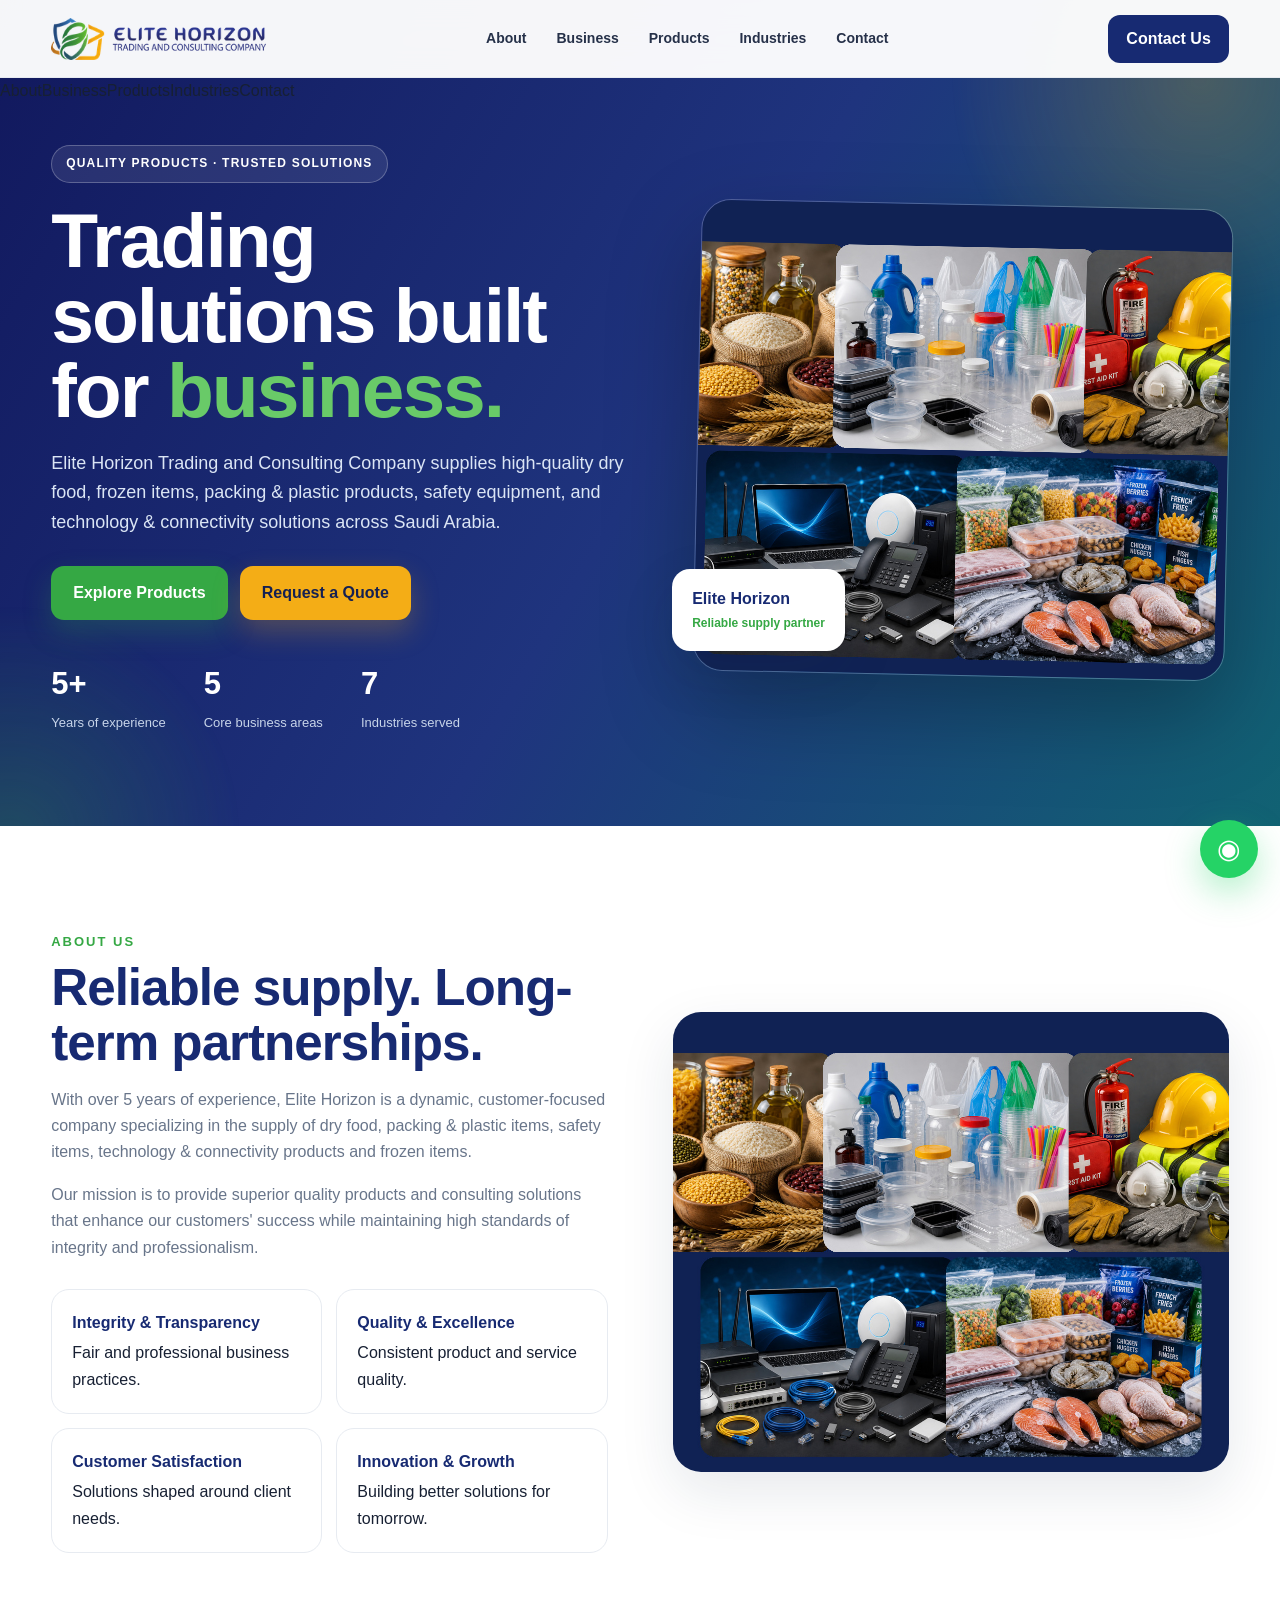
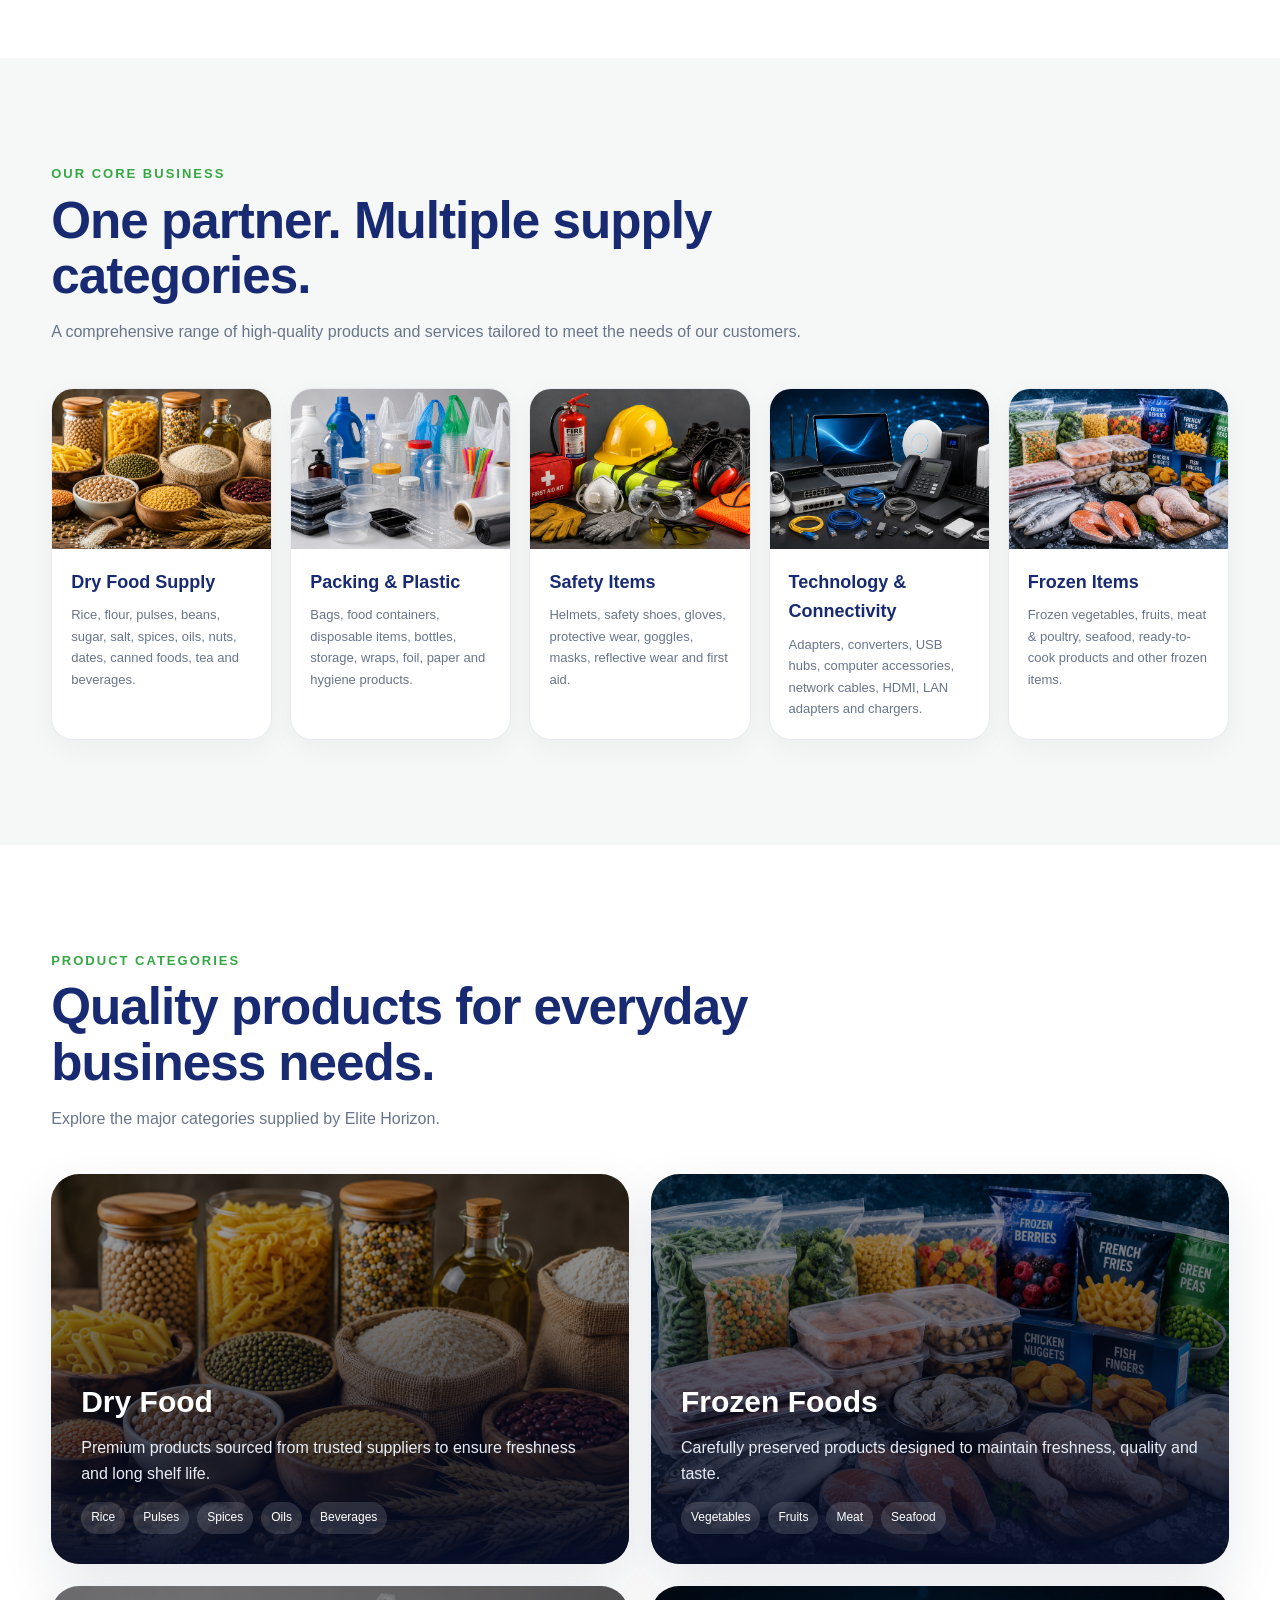
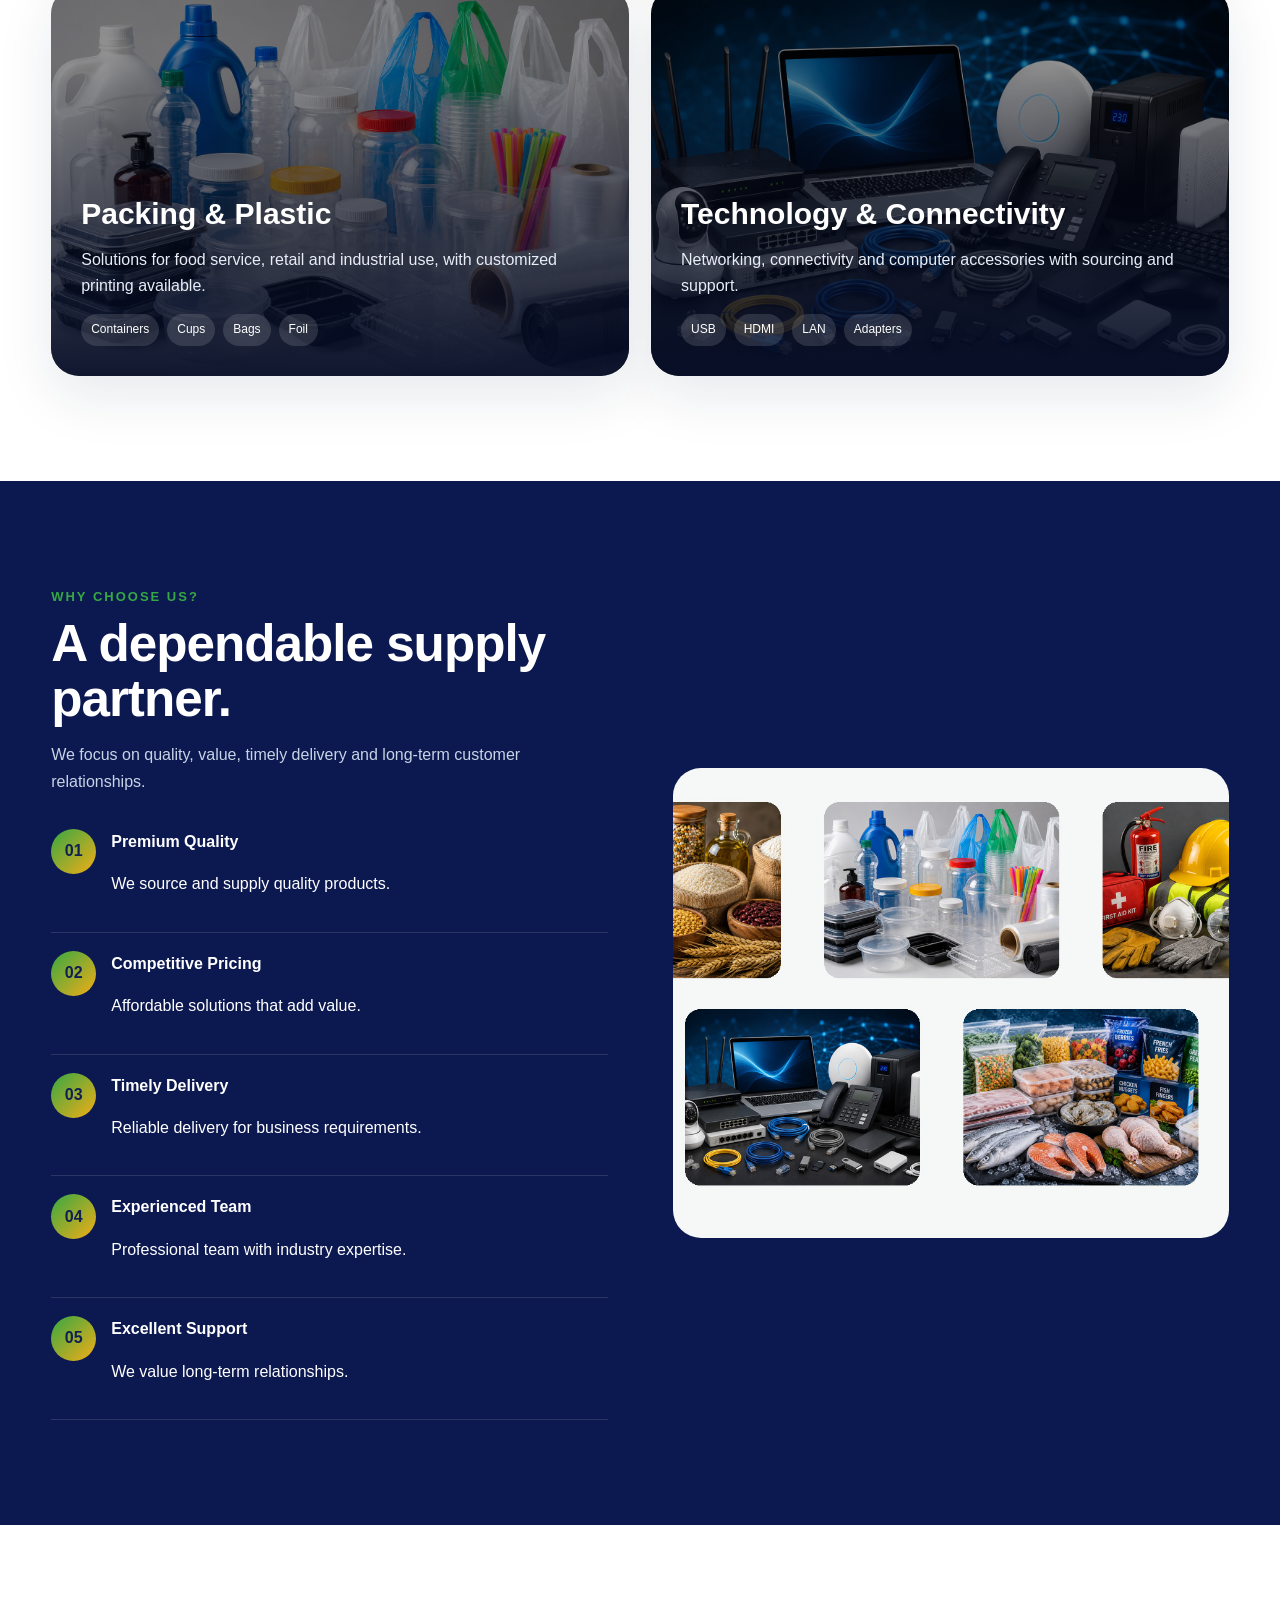
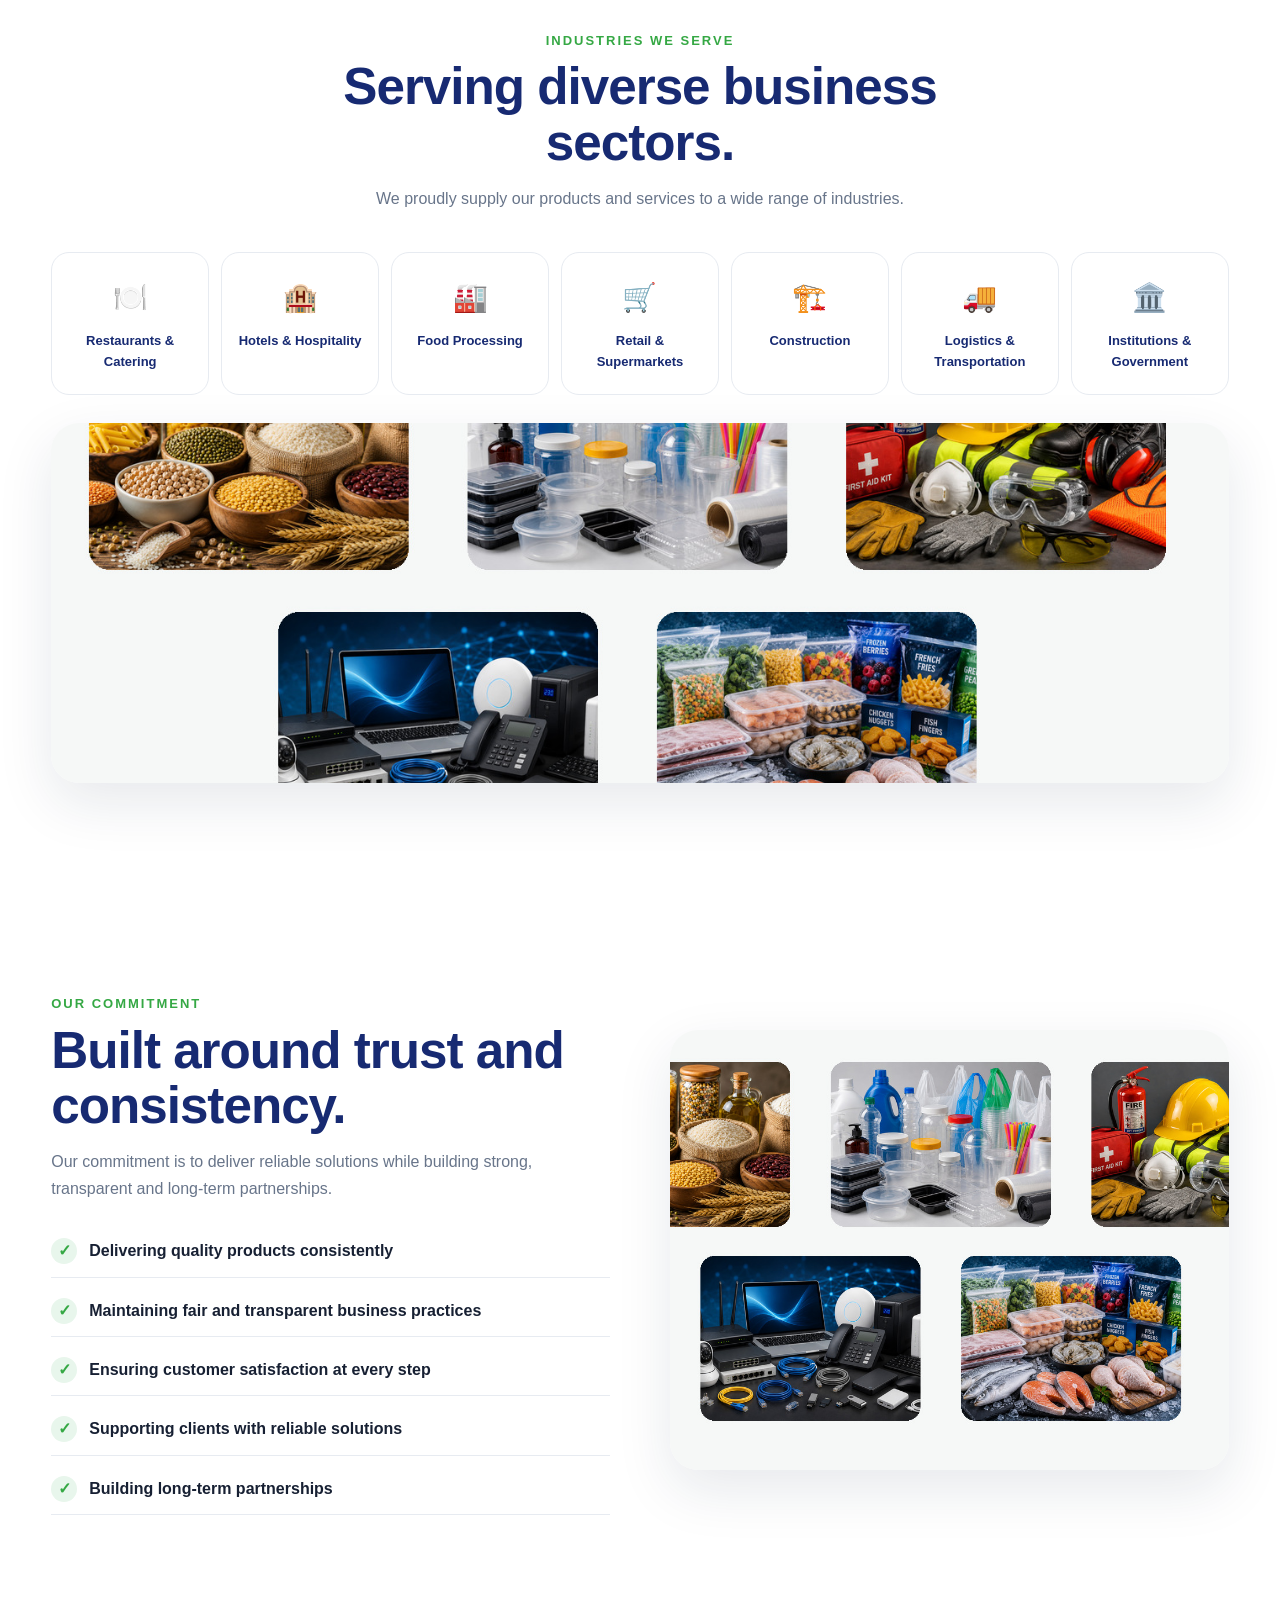
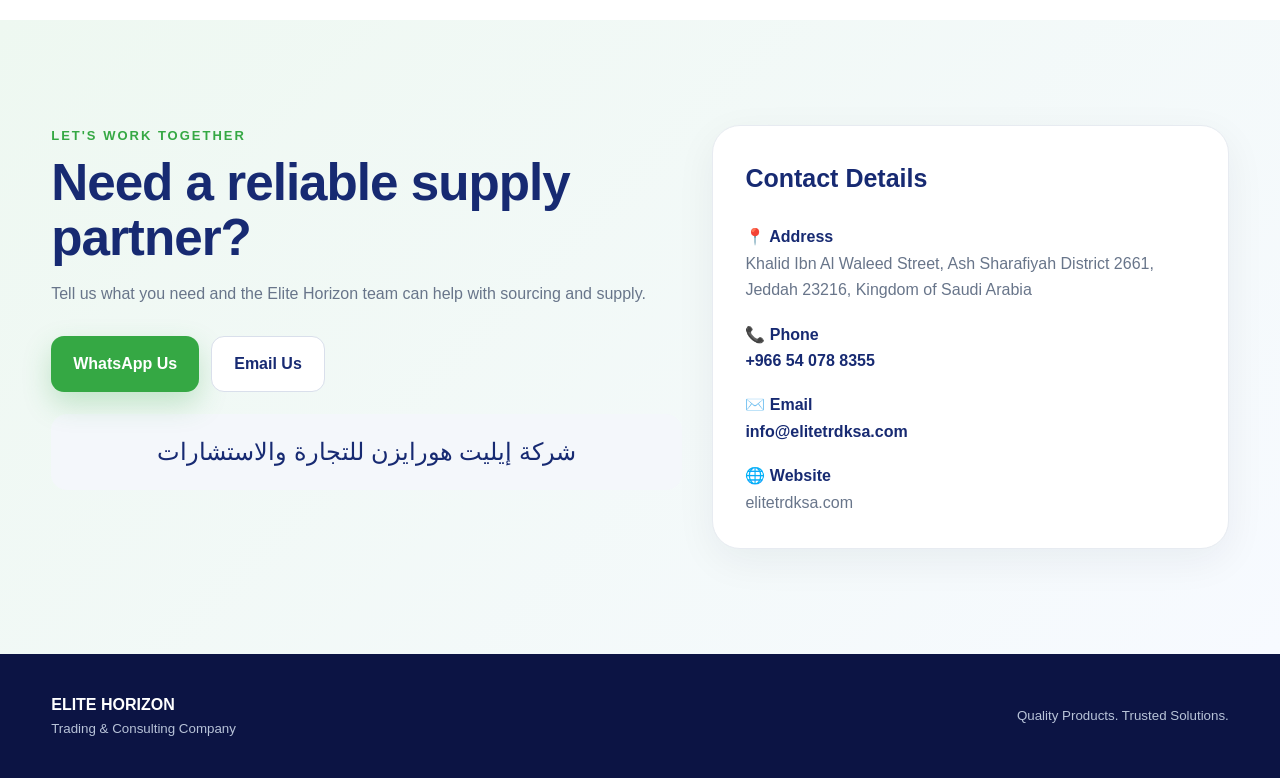
<file: ELITE_HORIZON_WITH_FAVICON.html>
<!doctype html>
<html lang="en">
<head>
<meta charset="utf-8">
<meta name="viewport" content="width=device-width,initial-scale=1">
<title>Elite Horizon | Trading & Consulting Company</title>

<link rel="icon" type="image/png" href="assets/logo.png">
<link rel="shortcut icon" type="image/png" href="assets/logo.png">
<link rel="apple-touch-icon" href="assets/logo.png">
<meta property="og:image" content="https://elitetrdksa.com/assets/logo.png">
<meta name="theme-color" content="#172a72">

<meta name="description" content="Elite Horizon Trading and Consulting Company — quality products and trusted business solutions across Saudi Arabia.">
<style>
:root{
 --navy:#172a72;--navy2:#0c1950;--green:#35a844;--green2:#228c38;
 --gold:#f4ad16;--ink:#172033;--muted:#68758a;--line:#e7ebf1;
 --soft:#f5f8f6;--white:#fff;--shadow:0 20px 55px rgba(20,35,70,.10);
}
*{box-sizing:border-box}
html{scroll-behavior:smooth;scroll-padding-top:88px}
body{margin:0;font-family:Inter,Arial,sans-serif;color:var(--ink);background:#fff;line-height:1.65}
a{text-decoration:none;color:inherit}
.container{width:min(1180px,92%);margin:auto}

/* HEADER */
.site-header{position:fixed;top:0;left:0;right:0;height:78px;background:rgba(255,255,255,.96);
backdrop-filter:blur(16px);border-bottom:1px solid var(--line);z-index:1000}
.nav{height:78px;display:flex;align-items:center;justify-content:space-between;gap:30px}
.logo{display:flex;align-items:center;flex:0 0 auto}
.logo img{width:215px;height:62px;object-fit:contain;object-position:left center;display:block}
.navlinks{display:flex;align-items:center;gap:30px;font-size:14px;font-weight:800;color:#263149}
.navlinks a{position:relative;padding:7px 0}
.navlinks a:after{content:"";position:absolute;left:0;right:100%;bottom:0;height:2px;background:var(--green);transition:.25s}
.navlinks a:hover{color:var(--green)}
.navlinks a:hover:after{right:0}
.nav-cta{padding:11px 18px;border-radius:12px;background:var(--navy);color:#fff;font-weight:800}
.menu{display:none;border:0;background:var(--navy);color:#fff;border-radius:10px;padding:10px 12px;font-size:20px}

/* HERO */
.hero{min-height:820px;padding:145px 0 90px;display:flex;align-items:center;color:#fff;
background:linear-gradient(120deg,#11185d 0%,#1f347e 52%,#116273 100%);position:relative;overflow:hidden}
.hero:before,.hero:after{content:"";position:absolute;border-radius:50%;filter:blur(2px);pointer-events:none}
.hero:before{width:520px;height:520px;right:-180px;top:-180px;background:radial-gradient(circle,rgba(244,173,22,.22),transparent 68%)}
.hero:after{width:480px;height:480px;left:-230px;bottom:-250px;background:radial-gradient(circle,rgba(53,168,68,.28),transparent 68%)}
.hero-grid{position:relative;z-index:1;display:grid;grid-template-columns:1.04fr .96fr;gap:70px;align-items:center}
.kicker{display:inline-flex;padding:8px 14px;border:1px solid rgba(255,255,255,.25);background:rgba(255,255,255,.09);
border-radius:999px;font-size:12px;font-weight:900;letter-spacing:1.2px}
.hero h1{font-size:clamp(48px,6vw,78px);line-height:.98;letter-spacing:-2px;margin:20px 0}
.hero h1 span{color:#69ca68}
.hero-copy{font-size:18px;color:#dbe5f5;max-width:650px}
.actions{display:flex;gap:12px;flex-wrap:wrap;margin-top:28px}
.btn{display:inline-flex;align-items:center;justify-content:center;padding:14px 22px;border-radius:13px;font-weight:900;
background:var(--green);color:#fff;box-shadow:0 12px 28px rgba(53,168,68,.25);transition:.25s}
.btn:hover{transform:translateY(-3px);box-shadow:0 17px 34px rgba(53,168,68,.32)}
.btn.gold{background:var(--gold);color:#142052;box-shadow:0 12px 28px rgba(244,173,22,.25)}
.btn.outline{background:#fff;color:var(--navy);box-shadow:none;border:1px solid #d9dfeb}
.stats{display:flex;gap:38px;flex-wrap:wrap;margin-top:38px}
.stat strong{display:block;font-size:31px}.stat span{font-size:13px;color:#c7d4e9}
.hero-visual{position:relative}
.hero-image{border-radius:30px;overflow:hidden;border:1px solid rgba(255,255,255,.22);box-shadow:0 35px 90px rgba(0,0,0,.28);transform:rotate(1.2deg)}
.hero-image img{display:block;width:100%;height:470px;object-fit:cover}
.floating-badge{position:absolute;left:-25px;bottom:25px;background:#fff;color:var(--navy);padding:17px 20px;border-radius:18px;
box-shadow:var(--shadow);font-weight:900;animation:float 4s ease-in-out infinite}
.floating-badge span{display:block;color:var(--green);font-size:12px;margin-top:2px}
@keyframes float{50%{transform:translateY(-9px)}}

/* GENERAL */
section{padding:105px 0}
.eyebrow{font-size:13px;letter-spacing:2px;font-weight:900;text-transform:uppercase;color:var(--green)}
.title{font-size:clamp(34px,4vw,54px);line-height:1.08;letter-spacing:-1px;color:var(--navy);margin:8px 0 16px}
.lead{color:var(--muted);max-width:760px}
.section-head{max-width:760px}

/* ABOUT */
.about-grid{display:grid;grid-template-columns:1fr 1fr;gap:65px;align-items:center}
.about-img{border-radius:28px;overflow:hidden;box-shadow:var(--shadow)}
.about-img img{width:100%;height:460px;display:block;object-fit:cover}
.values{display:grid;grid-template-columns:1fr 1fr;gap:14px;margin-top:28px}
.value{padding:20px;border:1px solid var(--line);border-radius:18px;transition:.25s}
.value:hover{transform:translateY(-5px);box-shadow:var(--shadow)}
.value b{display:block;color:var(--navy);margin-bottom:4px}

/* BUSINESS */
.business{background:var(--soft)}
.cards{display:grid;grid-template-columns:repeat(5,1fr);gap:18px;margin-top:42px}
.card{background:#fff;border:1px solid var(--line);border-radius:22px;overflow:hidden;box-shadow:0 8px 28px rgba(20,30,50,.045);transition:.3s}
.card:hover{transform:translateY(-7px);box-shadow:var(--shadow)}
.card img{width:100%;height:160px;display:block;object-fit:cover}
.card-body{padding:19px}.card h3{margin:0 0 7px;color:var(--navy);font-size:18px}.card p{margin:0;color:var(--muted);font-size:13px}

/* PRODUCTS */
.products-grid{display:grid;grid-template-columns:repeat(2,1fr);gap:22px;margin-top:42px}
.product{min-height:390px;position:relative;border-radius:28px;overflow:hidden;color:#fff;box-shadow:var(--shadow);transition:.3s}
.product:hover{transform:translateY(-7px)}
.product img{position:absolute;inset:0;width:100%;height:100%;object-fit:cover;transition:.5s;filter:brightness(.58)}
.product:hover img{transform:scale(1.05);filter:brightness(.5)}
.product-overlay{position:absolute;inset:0;padding:30px;display:flex;flex-direction:column;justify-content:flex-end;background:linear-gradient(transparent 20%,rgba(6,14,40,.92))}
.product h3{font-size:30px;margin:0 0 8px}.product p{margin:0;color:#e8edf6}
.tags{display:flex;gap:8px;flex-wrap:wrap;margin-top:15px}.tag{padding:6px 10px;border-radius:999px;background:rgba(255,255,255,.13);font-size:12px}

/* WHY */
.why{background:var(--navy2);color:#fff}.why .title{color:#fff}.why .lead{color:#c8d3e6}
.why-grid{display:grid;grid-template-columns:1fr 1fr;gap:65px;align-items:center}
.why-img{border-radius:28px;overflow:hidden}.why-img img{width:100%;height:470px;object-fit:cover;display:block}
.reason{display:flex;gap:15px;padding:18px 0;border-bottom:1px solid rgba(255,255,255,.12);transition:.25s}
.reason:hover{padding-left:8px}.icon{width:45px;height:45px;flex:none;border-radius:50%;display:grid;place-items:center;
background:linear-gradient(135deg,var(--green),var(--gold));color:#102052;font-weight:900}

/* INDUSTRIES */
.industries{text-align:center}
.industry-grid{display:grid;grid-template-columns:repeat(7,1fr);gap:12px;margin-top:40px}
.ind{padding:22px 10px;border:1px solid var(--line);border-radius:18px;font-weight:800;color:var(--navy);font-size:13px;transition:.25s;background:#fff}
.ind:hover{transform:translateY(-5px);box-shadow:var(--shadow)}
.ind span{display:block;font-size:28px;margin-bottom:8px}
.wide-image{margin-top:28px;border-radius:28px;overflow:hidden;box-shadow:var(--shadow)}
.wide-image img{display:block;width:100%;height:360px;object-fit:cover}

/* COMMITMENT */
.commit-grid{display:grid;grid-template-columns:1fr 1fr;gap:60px;align-items:center}
.commit-grid img{width:100%;height:440px;object-fit:cover;border-radius:28px;box-shadow:var(--shadow)}
.checks{display:grid;gap:8px;margin-top:24px}.check{display:flex;gap:12px;align-items:flex-start;padding:12px 0;border-bottom:1px solid var(--line)}
.check i{width:26px;height:26px;flex:none;border-radius:50%;display:grid;place-items:center;background:#e8f6ec;color:var(--green);font-style:normal;font-weight:900}

/* CONTACT */
.contact{background:linear-gradient(135deg,#eef8f1,#f7faff)}
.contact-grid{display:grid;grid-template-columns:1.1fr .9fr;gap:30px}
.contact-card{background:#fff;border:1px solid var(--line);border-radius:28px;padding:32px;box-shadow:0 12px 40px rgba(20,30,50,.06)}
.contact-list{display:grid;gap:18px;margin-top:25px}.contact-item b{display:block;color:var(--navy)}.contact-item span{color:var(--muted)}
.contact-item a{color:var(--navy);font-weight:700}
.arabic{margin-top:22px;padding:18px;border-radius:16px;background:#f4f7fb;color:var(--navy);font-size:24px;text-align:center}

/* FOOTER */
footer{background:#0c1444;color:#fff;padding:38px 0}.footer{display:flex;justify-content:space-between;gap:20px;align-items:center}.footer small{color:#b8c3d8}
.whatsapp{position:fixed;right:22px;bottom:22px;width:58px;height:58px;border-radius:50%;background:#25d366;color:#fff;
display:grid;place-items:center;font-size:27px;z-index:900;box-shadow:0 14px 35px rgba(37,211,102,.35);transition:.25s}
.whatsapp:hover{transform:translateY(-4px) scale(1.04)}

/* REVEAL */
.reveal{opacity:0;transform:translateY(25px);transition:opacity .7s ease,transform .7s ease}
.reveal.show{opacity:1;transform:none}

/* RESPONSIVE */
@media(max-width:1000px){
 .navlinks{gap:17px}.nav-cta{display:none}.hero-grid,.about-grid,.why-grid,.commit-grid,.contact-grid{grid-template-columns:1fr}
 .hero{padding-top:125px}.hero-grid{gap:45px}.hero-visual{max-width:700px;margin:auto}
 .cards{grid-template-columns:repeat(2,1fr)}.industry-grid{grid-template-columns:repeat(3,1fr)}
}
@media(max-width:720px){
 .site-header,.nav{height:68px}.logo img{width:180px;height:54px}.navlinks{display:none}.menu{display:block}
 .mobile-nav{display:none;position:absolute;top:68px;left:0;right:0;background:#fff;border-bottom:1px solid var(--line);padding:18px 4%;box-shadow:0 12px 25px rgba(0,0,0,.08)}
 .mobile-nav.open{display:grid;gap:12px}.mobile-nav a{font-weight:800;padding:9px 0}
 .hero{min-height:auto;padding:115px 0 75px}.hero h1{font-size:48px;letter-spacing:-1.5px}.hero-image img{height:330px}
 .floating-badge{left:12px;bottom:15px}.stats{gap:22px}.cards,.products-grid,.values{grid-template-columns:1fr}
 .industry-grid{grid-template-columns:1fr 1fr}section{padding:78px 0}
 .wide-image img{height:250px}.commit-grid img,.about-img img,.why-img img{height:320px}
 .footer{flex-direction:column;align-items:flex-start}
}
</style>
</head>
<body>

<header class="site-header">
  <div class="container nav">
    <a class="logo" href="#home"><img src="assets/logo.png" alt="Elite Horizon Trading and Consulting Company"></a>
    <nav class="navlinks">
      <a href="#about">About</a><a href="#business">Business</a><a href="#products">Products</a><a href="#industries">Industries</a><a href="#contact">Contact</a>
    </nav>
    <a class="nav-cta" href="#contact">Contact Us</a>
    <button class="menu" id="menuBtn" aria-label="Open menu">☰</button>
  </div>
  <div class="mobile-nav" id="mobileNav">
    <a href="#about">About</a><a href="#business">Business</a><a href="#products">Products</a><a href="#industries">Industries</a><a href="#contact">Contact</a>
  </div>
</header>

<main id="home">
<section class="hero">
 <div class="container hero-grid">
  <div class="reveal">
   <div class="kicker">QUALITY PRODUCTS · TRUSTED SOLUTIONS</div>
   <h1>Trading solutions built for <span>business.</span></h1>
   <p class="hero-copy">Elite Horizon Trading and Consulting Company supplies high-quality dry food, frozen items, packing & plastic products, safety equipment, and technology & connectivity solutions across Saudi Arabia.</p>
   <div class="actions"><a class="btn" href="#products">Explore Products</a><a class="btn gold" href="#contact">Request a Quote</a></div>
   <div class="stats">
    <div class="stat"><strong>5+</strong><span>Years of experience</span></div>
    <div class="stat"><strong>5</strong><span>Core business areas</span></div>
    <div class="stat"><strong>7</strong><span>Industries served</span></div>
   </div>
  </div>
  <div class="hero-visual reveal">
   <div class="hero-image"><img src="assets/hero.jpg" alt="Elite Horizon business supply"></div>
   <div class="floating-badge">Elite Horizon<span>Reliable supply partner</span></div>
  </div>
 </div>
</section>

<section id="about">
 <div class="container about-grid">
  <div class="reveal">
   <div class="eyebrow">About Us</div>
   <h2 class="title">Reliable supply. Long-term partnerships.</h2>
   <p class="lead">With over 5 years of experience, Elite Horizon is a dynamic, customer-focused company specializing in the supply of dry food, packing & plastic items, safety items, technology & connectivity products and frozen items.</p>
   <p class="lead">Our mission is to provide superior quality products and consulting solutions that enhance our customers' success while maintaining high standards of integrity and professionalism.</p>
   <div class="values">
    <div class="value"><b>Integrity & Transparency</b>Fair and professional business practices.</div>
    <div class="value"><b>Quality & Excellence</b>Consistent product and service quality.</div>
    <div class="value"><b>Customer Satisfaction</b>Solutions shaped around client needs.</div>
    <div class="value"><b>Innovation & Growth</b>Building better solutions for tomorrow.</div>
   </div>
  </div>
  <div class="about-img reveal"><img src="assets/hero.jpg" alt="Elite Horizon business environment"></div>
 </div>
</section>

<section id="business" class="business">
 <div class="container">
  <div class="section-head reveal"><div class="eyebrow">Our Core Business</div><h2 class="title">One partner. Multiple supply categories.</h2><p class="lead">A comprehensive range of high-quality products and services tailored to meet the needs of our customers.</p></div>
  <div class="cards">
   <article class="card reveal"><img src="assets/dry-food.jpg" alt="Dry food supply"><div class="card-body"><h3>Dry Food Supply</h3><p>Rice, flour, pulses, beans, sugar, salt, spices, oils, nuts, dates, canned foods, tea and beverages.</p></div></article>
   <article class="card reveal"><img src="assets/packing.jpg" alt="Packing and plastic items"><div class="card-body"><h3>Packing & Plastic</h3><p>Bags, food containers, disposable items, bottles, storage, wraps, foil, paper and hygiene products.</p></div></article>
   <article class="card reveal"><img src="assets/safety.jpg" alt="Safety items"><div class="card-body"><h3>Safety Items</h3><p>Helmets, safety shoes, gloves, protective wear, goggles, masks, reflective wear and first aid.</p></div></article>
   <article class="card reveal"><img src="assets/technology.jpg" alt="Technology and connectivity"><div class="card-body"><h3>Technology & Connectivity</h3><p>Adapters, converters, USB hubs, computer accessories, network cables, HDMI, LAN adapters and chargers.</p></div></article>
   <article class="card reveal"><img src="assets/frozen.jpg" alt="Frozen items"><div class="card-body"><h3>Frozen Items</h3><p>Frozen vegetables, fruits, meat & poultry, seafood, ready-to-cook products and other frozen items.</p></div></article>
  </div>
 </div>
</section>

<section id="products">
 <div class="container">
  <div class="section-head reveal"><div class="eyebrow">Product Categories</div><h2 class="title">Quality products for everyday business needs.</h2><p class="lead">Explore the major categories supplied by Elite Horizon.</p></div>
  <div class="products-grid">
   <article class="product reveal"><img src="assets/dry-food.jpg" alt="Dry food"><div class="product-overlay"><h3>Dry Food</h3><p>Premium products sourced from trusted suppliers to ensure freshness and long shelf life.</p><div class="tags"><span class="tag">Rice</span><span class="tag">Pulses</span><span class="tag">Spices</span><span class="tag">Oils</span><span class="tag">Beverages</span></div></div></article>
   <article class="product reveal"><img src="assets/frozen.jpg" alt="Frozen foods"><div class="product-overlay"><h3>Frozen Foods</h3><p>Carefully preserved products designed to maintain freshness, quality and taste.</p><div class="tags"><span class="tag">Vegetables</span><span class="tag">Fruits</span><span class="tag">Meat</span><span class="tag">Seafood</span></div></div></article>
   <article class="product reveal"><img src="assets/packing.jpg" alt="Packing and plastic"><div class="product-overlay"><h3>Packing & Plastic</h3><p>Solutions for food service, retail and industrial use, with customized printing available.</p><div class="tags"><span class="tag">Containers</span><span class="tag">Cups</span><span class="tag">Bags</span><span class="tag">Foil</span></div></div></article>
   <article class="product reveal"><img src="assets/technology.jpg" alt="Technology"><div class="product-overlay"><h3>Technology & Connectivity</h3><p>Networking, connectivity and computer accessories with sourcing and support.</p><div class="tags"><span class="tag">USB</span><span class="tag">HDMI</span><span class="tag">LAN</span><span class="tag">Adapters</span></div></div></article>
  </div>
 </div>
</section>

<section class="why">
 <div class="container why-grid">
  <div class="reveal"><div class="eyebrow">Why Choose Us?</div><h2 class="title">A dependable supply partner.</h2><p class="lead">We focus on quality, value, timely delivery and long-term customer relationships.</p>
   <div class="reason"><div class="icon">01</div><div><b>Premium Quality</b><p>We source and supply quality products.</p></div></div>
   <div class="reason"><div class="icon">02</div><div><b>Competitive Pricing</b><p>Affordable solutions that add value.</p></div></div>
   <div class="reason"><div class="icon">03</div><div><b>Timely Delivery</b><p>Reliable delivery for business requirements.</p></div></div>
   <div class="reason"><div class="icon">04</div><div><b>Experienced Team</b><p>Professional team with industry expertise.</p></div></div>
   <div class="reason"><div class="icon">05</div><div><b>Excellent Support</b><p>We value long-term relationships.</p></div></div>
  </div>
  <div class="why-img reveal"><img src="assets/industries.jpg" alt="Elite Horizon industries"></div>
 </div>
</section>

<section id="industries" class="industries">
 <div class="container">
  <div class="section-head reveal" style="margin:auto"><div class="eyebrow">Industries We Serve</div><h2 class="title">Serving diverse business sectors.</h2><p class="lead" style="margin:auto">We proudly supply our products and services to a wide range of industries.</p></div>
  <div class="industry-grid">
   <div class="ind reveal"><span>🍽️</span>Restaurants & Catering</div><div class="ind reveal"><span>🏨</span>Hotels & Hospitality</div><div class="ind reveal"><span>🏭</span>Food Processing</div><div class="ind reveal"><span>🛒</span>Retail & Supermarkets</div><div class="ind reveal"><span>🏗️</span>Construction</div><div class="ind reveal"><span>🚚</span>Logistics & Transportation</div><div class="ind reveal"><span>🏛️</span>Institutions & Government</div>
  </div>
  <div class="wide-image reveal"><img src="assets/industries.jpg" alt="Industries served by Elite Horizon"></div>
 </div>
</section>

<section>
 <div class="container commit-grid">
  <div class="reveal"><div class="eyebrow">Our Commitment</div><h2 class="title">Built around trust and consistency.</h2><p class="lead">Our commitment is to deliver reliable solutions while building strong, transparent and long-term partnerships.</p>
   <div class="checks"><div class="check"><i>✓</i><b>Delivering quality products consistently</b></div><div class="check"><i>✓</i><b>Maintaining fair and transparent business practices</b></div><div class="check"><i>✓</i><b>Ensuring customer satisfaction at every step</b></div><div class="check"><i>✓</i><b>Supporting clients with reliable solutions</b></div><div class="check"><i>✓</i><b>Building long-term partnerships</b></div></div>
  </div>
  <div class="reveal"><img src="assets/commitment.jpg" alt="Elite Horizon commitment"></div>
 </div>
</section>

<section id="contact" class="contact">
 <div class="container contact-grid">
  <div class="reveal"><div class="eyebrow">Let's Work Together</div><h2 class="title">Need a reliable supply partner?</h2><p class="lead">Tell us what you need and the Elite Horizon team can help with sourcing and supply.</p><div class="actions"><a class="btn" href="https://wa.me/966540788355">WhatsApp Us</a><a class="btn outline" href="mailto:info@elitetrdksa.com">Email Us</a></div>
   <div class="arabic" dir="rtl">شركة إيليت هورايزن للتجارة والاستشارات</div>
  </div>
  <div class="contact-card reveal"><h3 style="color:var(--navy);margin-top:0;font-size:25px">Contact Details</h3><div class="contact-list">
   <div class="contact-item"><b>📍 Address</b><span>Khalid Ibn Al Waleed Street, Ash Sharafiyah District 2661, Jeddah 23216, Kingdom of Saudi Arabia</span></div>
   <div class="contact-item"><b>📞 Phone</b><a href="tel:+966540788355">+966 54 078 8355</a></div>
   <div class="contact-item"><b>✉️ Email</b><a href="mailto:info@elitetrdksa.com">info@elitetrdksa.com</a></div>
   <div class="contact-item"><b>🌐 Website</b><span>elitetrdksa.com</span></div>
  </div></div>
 </div>
</section>
</main>

<footer><div class="container footer"><div><strong>ELITE HORIZON</strong><small style="display:block">Trading & Consulting Company</small></div><small>Quality Products. Trusted Solutions.</small></div></footer>
<a class="whatsapp" href="https://wa.me/966540788355" aria-label="WhatsApp">◉</a>

<script>
const menuBtn=document.getElementById('menuBtn'), mobileNav=document.getElementById('mobileNav');
menuBtn?.addEventListener('click',()=>mobileNav.classList.toggle('open'));
document.querySelectorAll('.mobile-nav a').forEach(a=>a.addEventListener('click',()=>mobileNav.classList.remove('open')));
const observer=new IntersectionObserver((entries)=>{
 entries.forEach(e=>{if(e.isIntersecting){e.target.classList.add('show');observer.unobserve(e.target)}});
},{threshold:.12});
document.querySelectorAll('.reveal').forEach((el,i)=>{el.style.transitionDelay=Math.min((i%5)*70,280)+'ms';observer.observe(el)});
</script>
</body>
</html>
</file>
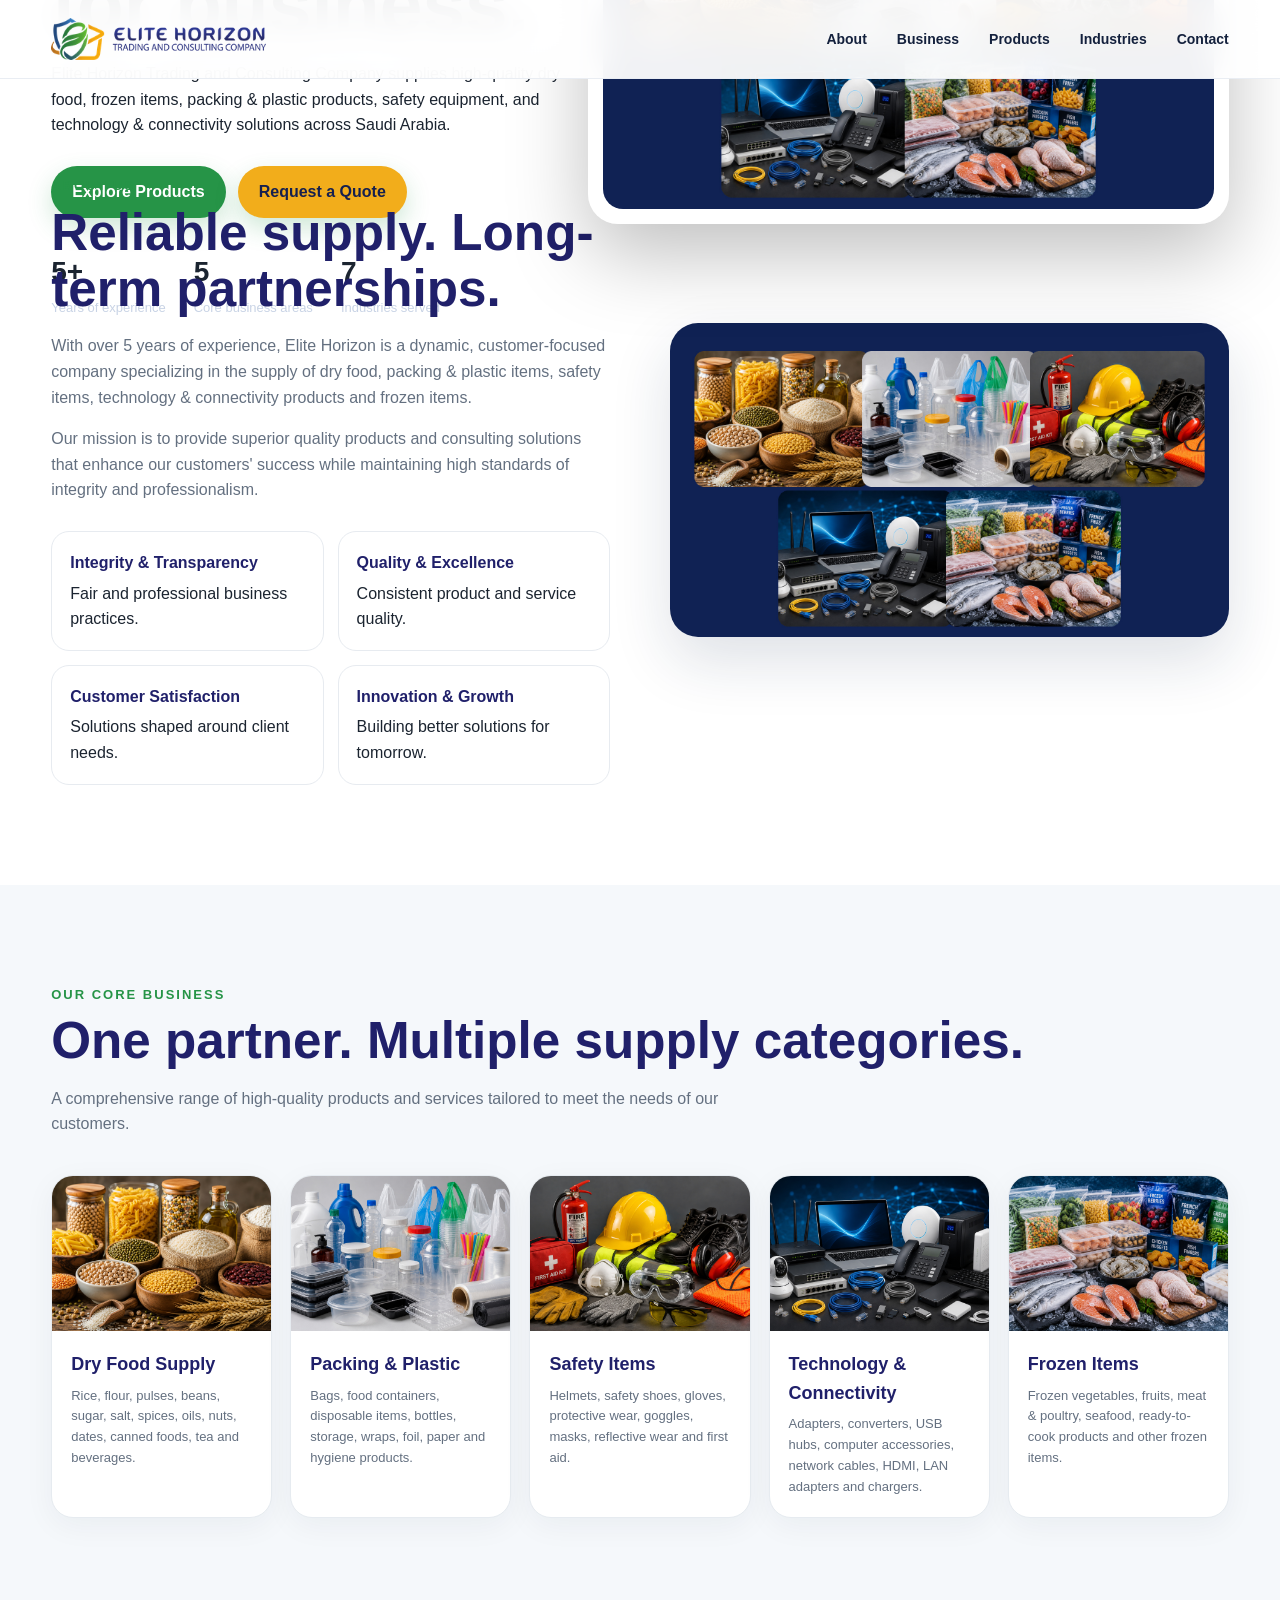
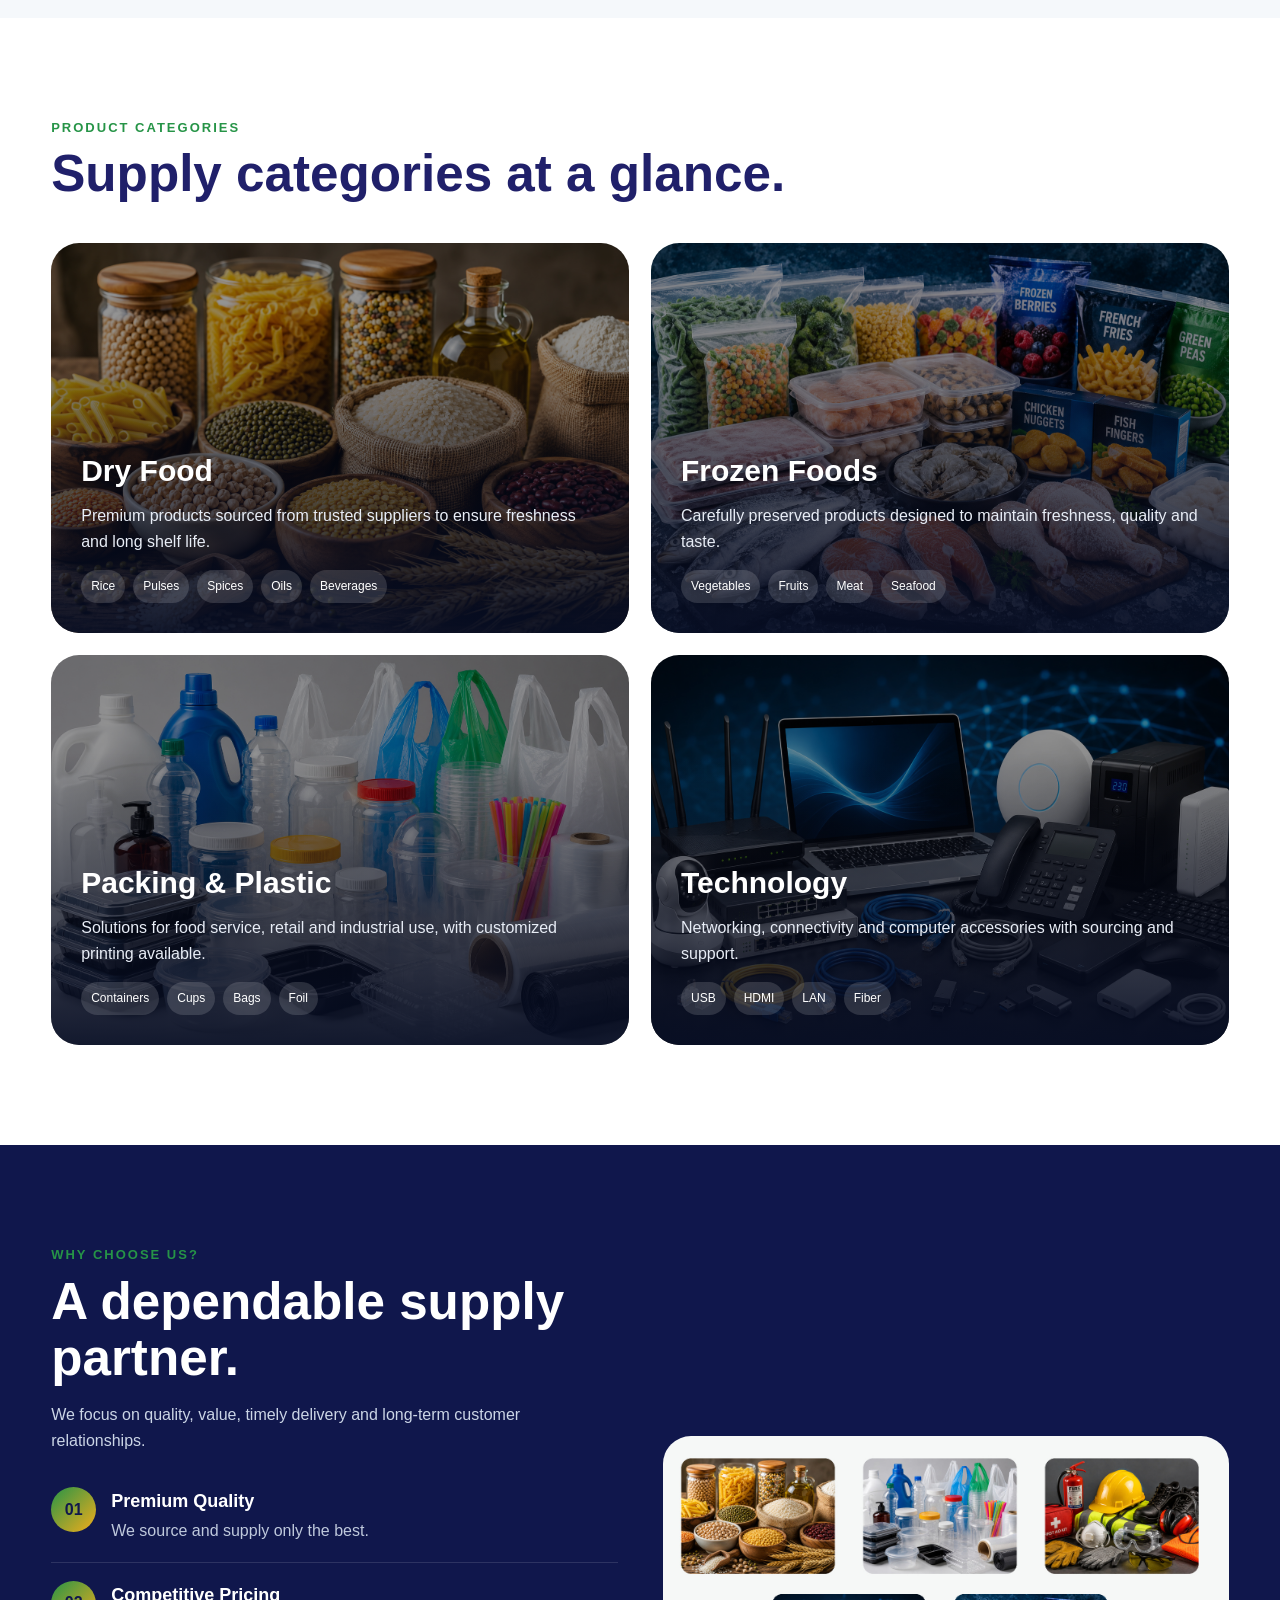
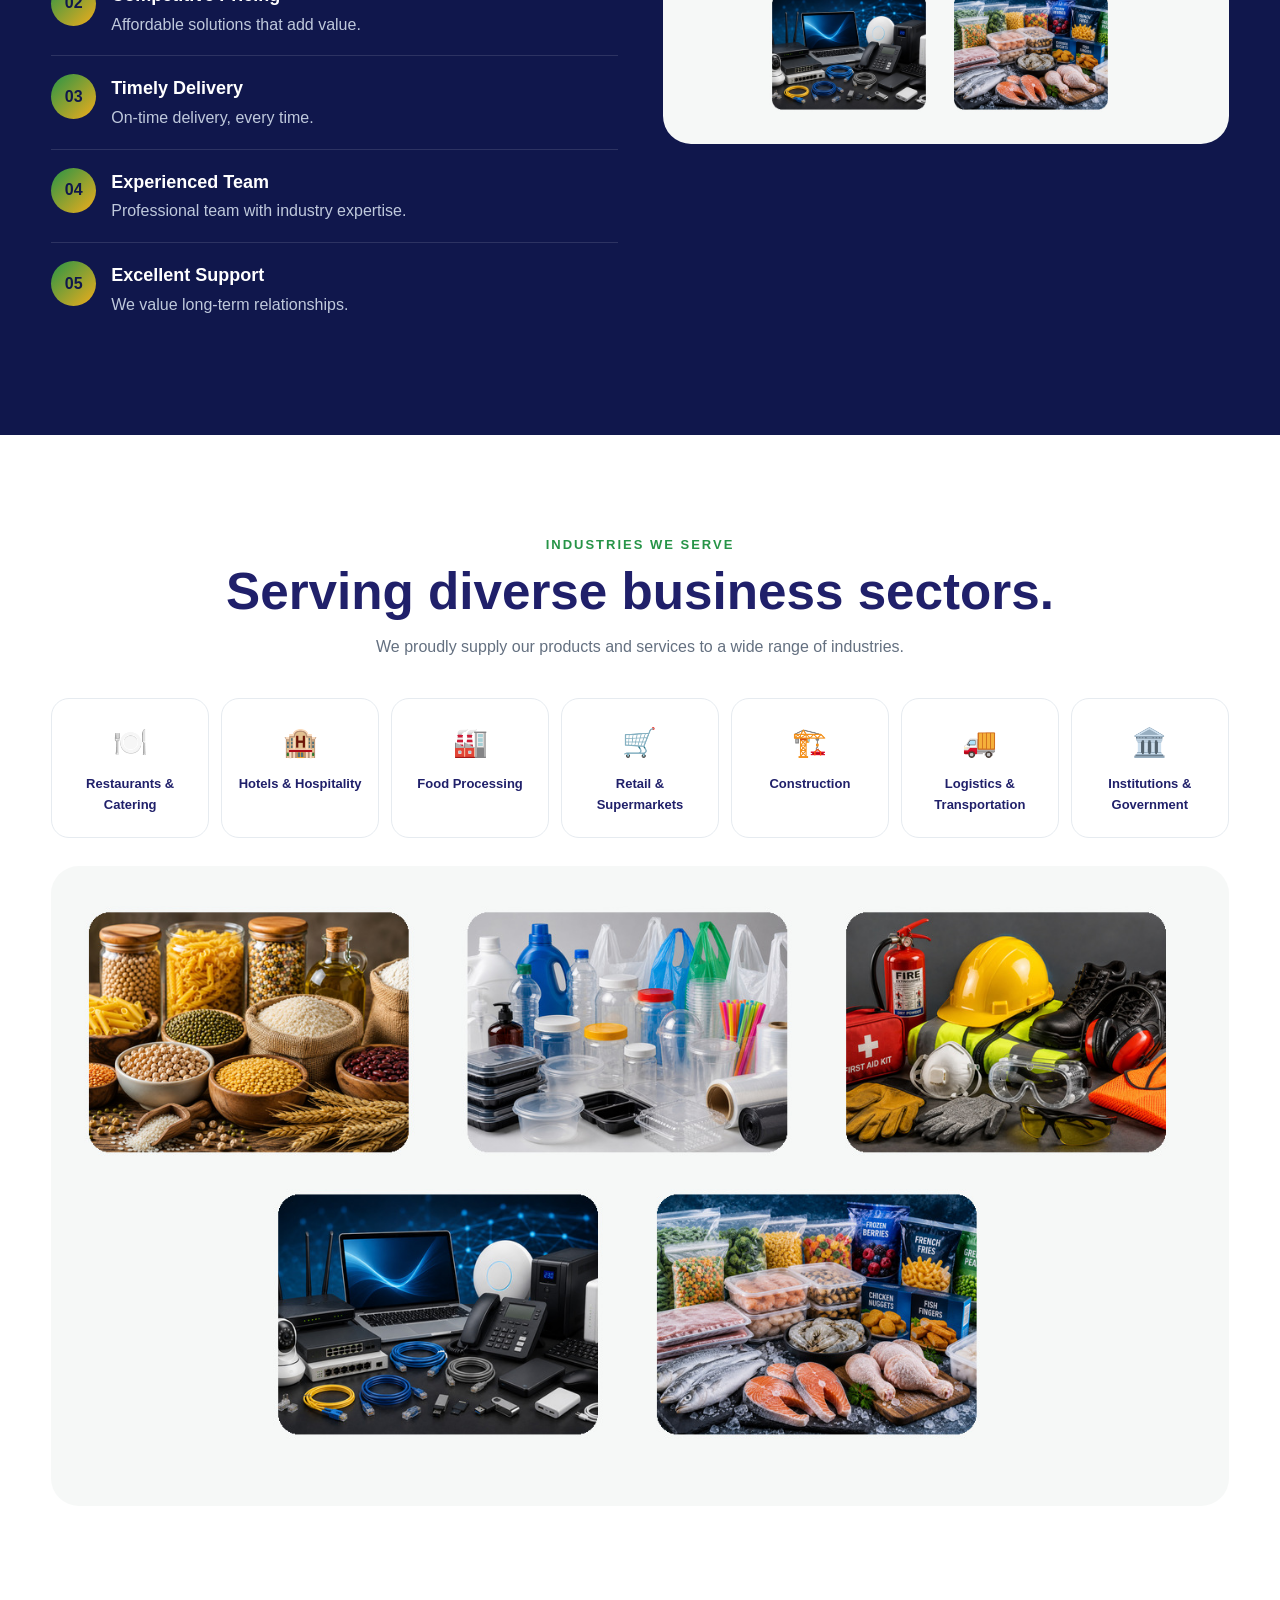
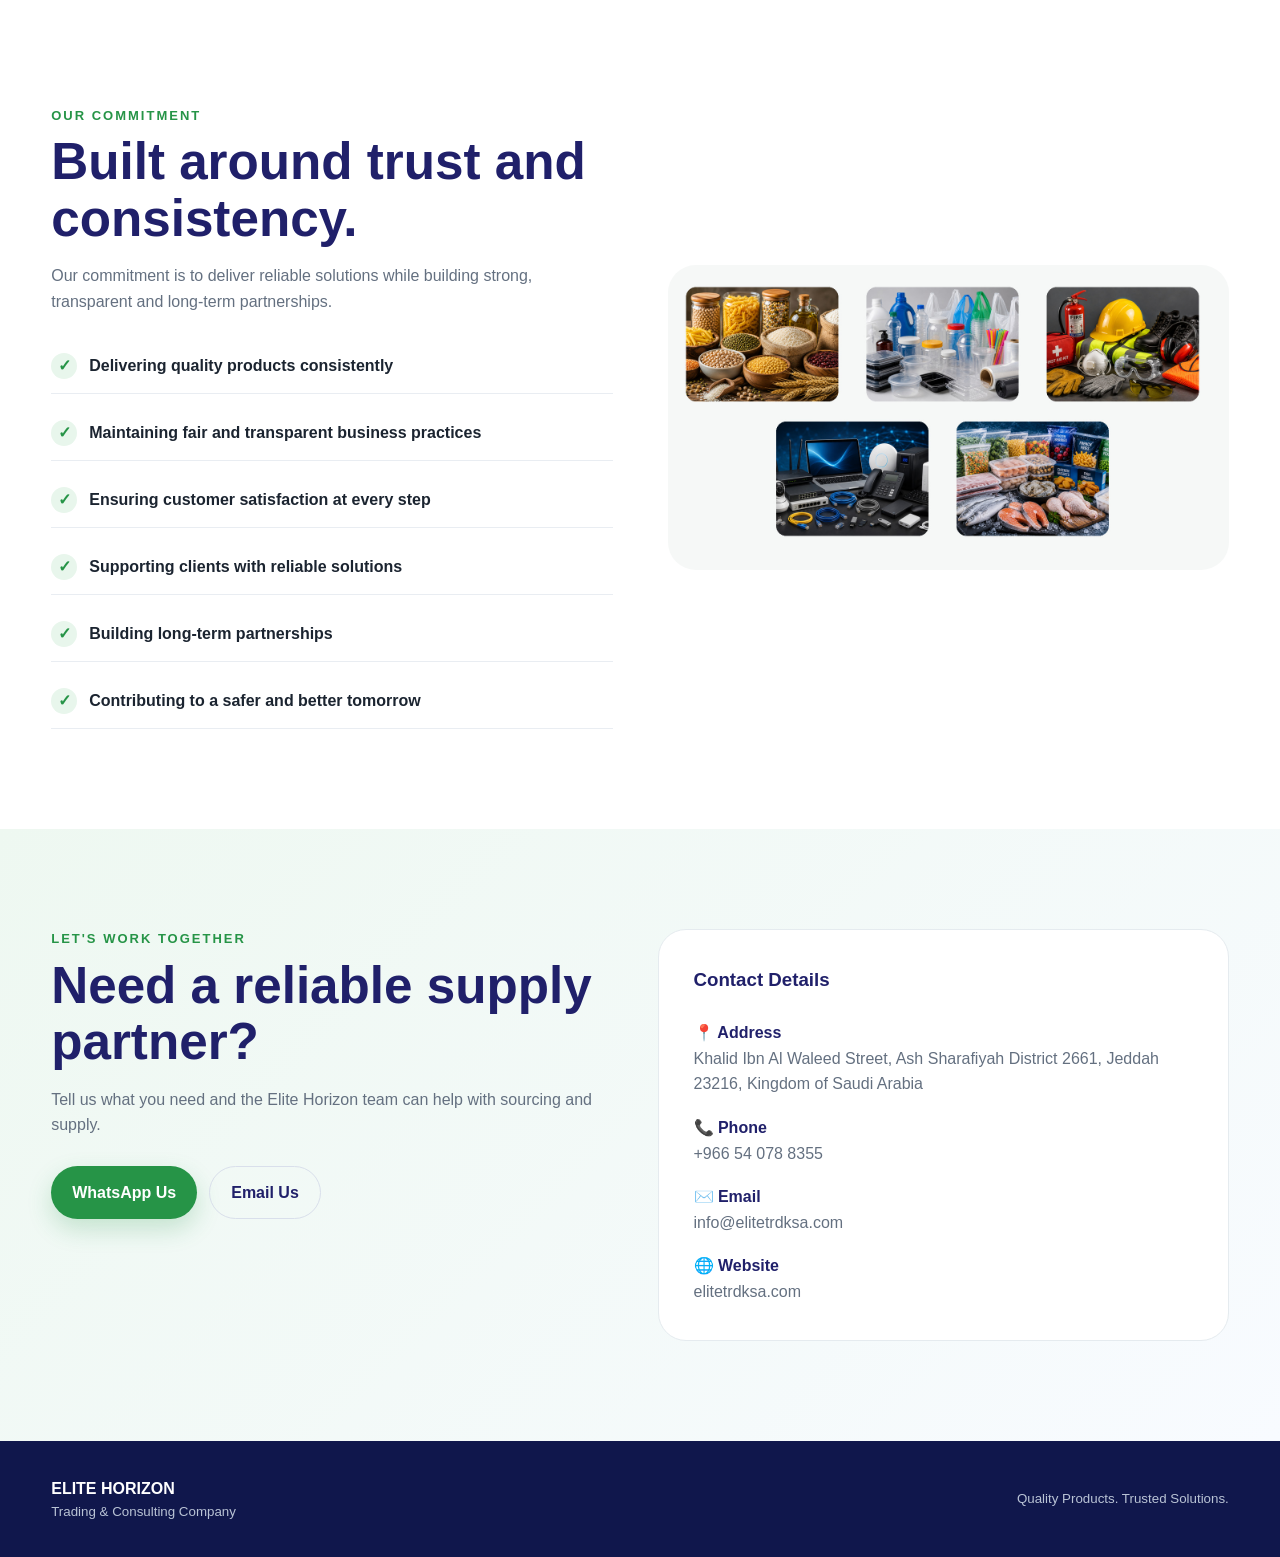
<file: index_FINAL_HEADER_FIXED.html>
<!doctype html>
<html lang="en">
<head>
<meta charset="utf-8">
<meta name="viewport" content="width=device-width, initial-scale=1">
<title>Elite Horizon | Trading & Consulting Company</title>
<meta name="description" content="Elite Horizon Trading and Consulting Company — quality products and trusted solutions in Saudi Arabia.">
<style>
:root{
  --navy:#20206a; --blue:#0d5fae; --green:#269447; --gold:#f2ad1b;
  --teal:#137d73; --ink:#1b2430; --muted:#647080; --white:#fff; --soft:#f5f8fb;
}
*{box-sizing:border-box} html{scroll-behavior:smooth}
body{margin:0;font-family:Inter,Arial,sans-serif;color:var(--ink);background:#fff;line-height:1.6}
a{text-decoration:none;color:inherit}.container{width:min(1180px,92%);margin:auto}
nav{position:fixed;top:0;left:0;right:0;z-index:20;background:rgba(255,255,255,.94);
backdrop-filter:blur(16px);border-bottom:1px solid #e9edf3}
.navin{height:78px;display:flex;align-items:center;justify-content:space-between}
.brand{display:flex;align-items:center;gap:12px;font-weight:800;color:var(--navy)}
.brand img{width:52px;height:52px;object-fit:cover;border-radius:12px}
.brand span{font-size:16px;line-height:1.1}.brand small{display:block;font-size:10px;color:var(--green);letter-spacing:.8px;margin-top:4px}
.navlinks{display:flex;gap:26px;font-size:14px;font-weight:700;color:#384255}
.navlinks a:hover{color:var(--green)}
.btn{display:inline-flex;align-items:center;justify-content:center;padding:13px 21px;border-radius:999px;
font-weight:800;background:var(--green);color:white;box-shadow:0 10px 24px rgba(38,148,71,.22)}
.btn.gold{background:var(--gold);color:#16204f}.btn.outline{background:transparent;color:var(--navy);border:1px solid #d9dfeb;box-shadow:none}
.hero{min-height:760px;padding-top:78px;display:grid;place-items:center;position:relative;overflow:hidden;
background:linear-gradient(135deg,#10175c 0%,#20206a 46%,#0f5e6b 100%);color:#fff}
.hero:before{content:"";position:absolute;inset:0;background:
radial-gradient(circle at 78% 22%,rgba(242,173,27,.22),transparent 28%),
radial-gradient(circle at 12% 82%,rgba(38,148,71,.25),transparent 30%)}
.hero .container{position:relative;display:grid;grid-template-columns:1.05fr .95fr;gap:55px;align-items:center}
.kicker{display:inline-flex;gap:8px;align-items:center;padding:7px 13px;border:1px solid rgba(255,255,255,.2);
border-radius:999px;background:rgba(255,255,255,.08);font-size:12px;font-weight:800;letter-spacing:1px}
h1{font-size:clamp(44px,6vw,78px);line-height:1.02;margin:18px 0}.hero h1 span{color:#6bc86b}
.hero p{font-size:18px;color:#dbe4f3;max-width:640px}.actions{display:flex;gap:12px;margin-top:28px;flex-wrap:wrap}
.hero-card{border:1px solid rgba(255,255,255,.22);background:rgba(255,255,255,.1);padding:14px;border-radius:30px;
box-shadow:0 30px 80px rgba(0,0,0,.25);transform:rotate(2deg)}
.hero-card img{width:100%;display:block;border-radius:20px}
.stats{margin-top:32px;display:flex;gap:28px;flex-wrap:wrap}.stat strong{display:block;font-size:28px}.stat span{color:#c8d3e5;font-size:13px}
section{padding:100px 0}.eyebrow{color:var(--green);font-size:13px;font-weight:900;letter-spacing:2px;text-transform:uppercase}
.title{font-size:clamp(32px,4vw,52px);line-height:1.1;margin:8px 0 14px;color:var(--navy)}
.lead{color:var(--muted);max-width:720px}.about{display:grid;grid-template-columns:1fr 1fr;gap:60px;align-items:center}
.about-img{border-radius:28px;overflow:hidden;box-shadow:0 24px 60px rgba(21,39,75,.14)}.about-img img{width:100%;display:block}
.values{display:grid;grid-template-columns:repeat(2,1fr);gap:14px;margin-top:28px}
.value{padding:18px;border:1px solid #e7ebf0;border-radius:18px;background:#fff}.value b{display:block;color:var(--navy);margin-bottom:5px}
.business{background:var(--soft)}.grid{display:grid;grid-template-columns:repeat(5,1fr);gap:18px;margin-top:38px}
.card{background:#fff;border:1px solid #e6ebf0;border-radius:22px;overflow:hidden;transition:.25s;box-shadow:0 8px 30px rgba(20,30,50,.05)}
.card:hover{transform:translateY(-7px);box-shadow:0 18px 45px rgba(20,30,50,.12)}
.card img{width:100%;height:155px;object-fit:cover}.card-body{padding:19px}.card h3{margin:0 0 7px;color:var(--navy);font-size:18px}.card p{margin:0;color:var(--muted);font-size:13px}
.products{display:grid;grid-template-columns:1fr 1fr;gap:22px;margin-top:40px}.product{position:relative;min-height:390px;border-radius:28px;overflow:hidden;color:white}
.product img{position:absolute;inset:0;width:100%;height:100%;object-fit:cover;filter:brightness(.58)}.product .overlay{position:absolute;inset:0;padding:30px;display:flex;flex-direction:column;justify-content:end;
background:linear-gradient(transparent 25%,rgba(7,14,37,.9))}
.product h3{font-size:30px;margin:0 0 8px}.product p{margin:0;color:#e8edf6}.tags{display:flex;gap:8px;flex-wrap:wrap;margin-top:15px}.tag{padding:7px 10px;border-radius:999px;background:rgba(255,255,255,.14);font-size:12px}
.why{background:#10174c;color:white}.why .title{color:white}.why .lead{color:#cbd5e6}
.whygrid{display:grid;grid-template-columns:1fr 1fr;gap:45px;align-items:center}.whyimg{border-radius:28px;overflow:hidden}.whyimg img{width:100%;display:block}
.reason{display:flex;gap:15px;padding:18px 0;border-bottom:1px solid rgba(255,255,255,.12)}.reason:last-child{border:0}.icon{width:45px;height:45px;border-radius:50%;
display:grid;place-items:center;background:linear-gradient(135deg,var(--green),var(--gold));font-weight:900;color:#10174c;flex:none}
.reason b{font-size:18px}.reason p{margin:2px 0 0;color:#bfc9dc}
.industries{text-align:center}.industrygrid{display:grid;grid-template-columns:repeat(7,1fr);gap:12px;margin-top:38px}
.ind{padding:22px 10px;border:1px solid #e6ebf0;border-radius:18px;font-weight:800;color:var(--navy);font-size:13px;background:white}
.ind span{font-size:28px;display:block;margin-bottom:8px}.industry-img{margin-top:28px;border-radius:28px;overflow:hidden}.industry-img img{width:100%;display:block}
.commit{display:grid;grid-template-columns:1fr 1fr;gap:55px;align-items:center}.commit img{width:100%;border-radius:28px}.checklist{display:grid;gap:12px;margin-top:25px}
.check{display:flex;gap:12px;align-items:flex-start;padding:14px 0;border-bottom:1px solid #e9edf2}.check i{width:26px;height:26px;border-radius:50%;background:#e8f6ec;color:var(--green);display:grid;place-items:center;font-style:normal;font-weight:900}
.contact{background:linear-gradient(135deg,#eef8f1,#f8fbff)}.contactbox{display:grid;grid-template-columns:1fr 1fr;gap:35px;align-items:stretch}
.contact-card{background:#fff;border-radius:28px;padding:35px;border:1px solid #e5ebef}.contact-list{display:grid;gap:18px;margin-top:25px}.contact-item b{display:block;color:var(--navy)}.contact-item span{color:var(--muted)}
footer{background:#10174c;color:#fff;padding:35px 0}.foot{display:flex;justify-content:space-between;gap:20px;align-items:center}.foot small{color:#b9c3d5}
.mobile{display:none}
@media(max-width:900px){
.navlinks{display:none}.mobile{display:block}.hero .container,.about,.whygrid,.commit,.contactbox{grid-template-columns:1fr}.hero{padding:125px 0 80px}.hero-card{max-width:600px;margin:auto}.grid{grid-template-columns:repeat(2,1fr)}.products{grid-template-columns:1fr}.industrygrid{grid-template-columns:repeat(2,1fr)}
}
@media(max-width:560px){
section{padding:75px 0}.grid,.values{grid-template-columns:1fr}.industrygrid{grid-template-columns:1fr 1fr}.hero h1{font-size:48px}.stats{gap:18px}.brand span{font-size:14px}
}

/* Elite Horizon premium motion */
@keyframes ehFadeUp{from{opacity:0;transform:translateY(25px)}to{opacity:1;transform:none}}
@keyframes ehFloat{0%,100%{transform:rotate(2deg) translateY(0)}50%{transform:rotate(2deg) translateY(-9px)}}
.hero .kicker{animation:ehFadeUp .7s ease both}
.hero h1{animation:ehFadeUp .8s .08s ease both}
.hero p{animation:ehFadeUp .8s .16s ease both}
.hero .actions{animation:ehFadeUp .8s .24s ease both}
.hero .stats{animation:ehFadeUp .8s .32s ease both}
.hero-card{animation:ehFadeUp .9s .1s ease both,ehFloat 5s 1s ease-in-out infinite}
.btn{transition:transform .22s ease,box-shadow .22s ease,filter .22s ease}
.btn:hover{transform:translateY(-3px);filter:saturate(1.08);box-shadow:0 14px 30px rgba(38,148,71,.28)}
.btn.gold:hover{box-shadow:0 14px 30px rgba(242,173,27,.28)}
.card,.value,.ind,.contact-card{transition:transform .25s ease,box-shadow .25s ease,border-color .25s ease}
.card:hover,.value:hover,.ind:hover,.contact-card:hover{transform:translateY(-6px);box-shadow:0 18px 42px rgba(20,30,50,.12);border-color:#d7e0ea}
.product{transition:transform .35s ease,box-shadow .35s ease}
.product:hover{transform:translateY(-7px);box-shadow:0 22px 50px rgba(7,14,37,.18)}
.product img{transition:transform .55s ease,filter .35s ease}
.product:hover img{transform:scale(1.045);filter:brightness(.62)}
.reason{transition:padding-left .25s ease}.reason:hover{padding-left:8px}
.icon{transition:transform .25s ease}.reason:hover .icon{transform:rotate(6deg) scale(1.06)}
.brand img{transition:transform .25s ease}.brand:hover img{transform:scale(1.05)}
.navlinks a{position:relative;transition:color .2s ease}
.navlinks a:after{content:"";position:absolute;left:0;right:100%;bottom:-7px;height:2px;background:var(--green);transition:right .25s ease}
.navlinks a:hover:after{right:0}
.eh-reveal{opacity:0;transform:translateY(28px);transition:opacity .7s ease,transform .7s ease}
.eh-reveal.eh-visible{opacity:1;transform:none}
@media(prefers-reduced-motion:reduce){*,*:before,*:after{animation:none!important;transition:none!important;scroll-behavior:auto!important}}


img{max-width:100%;height:auto}
.hero-card img,.about-img img,.card img{display:block;width:100%;object-fit:cover}


/* FINAL LOGO FIX */
.brand{
  display:flex !important;
  align-items:center !important;
  flex:0 0 auto !important;
  width:auto !important;
  max-width:none !important;
  overflow:visible !important;
}
.brand img{
  display:block !important;
  width:280px !important;
  max-width:280px !important;
  height:auto !important;
  max-height:64px !important;
  object-fit:contain !important;
  object-position:center !important;
  overflow:visible !important;
}
header{
  overflow:visible !important;
}
@media (max-width: 900px){
  .brand img{
    width:220px !important;
    max-width:220px !important;
    max-height:54px !important;
  }
}
@media (max-width: 640px){
  .brand img{
    width:190px !important;
    max-width:190px !important;
    max-height:48px !important;
  }
}


/* FINAL HEADER — compact logo + navigation like the approved reference */
header.site-header{
  height:76px !important;
  min-height:76px !important;
  padding:0 !important;
  display:flex !important;
  align-items:center !important;
  background:#fff !important;
  border-bottom:1px solid #e6e9ee !important;
  overflow:visible !important;
}
header.site-header .container{
  height:100% !important;
  display:flex !important;
  align-items:center !important;
  justify-content:space-between !important;
}
.brand{
  display:flex !important;
  align-items:center !important;
  width:auto !important;
  height:100% !important;
  padding:0 !important;
  margin:0 !important;
  flex:0 0 auto !important;
}
.brand img{
  display:block !important;
  width:215px !important;
  max-width:215px !important;
  height:auto !important;
  max-height:62px !important;
  object-fit:contain !important;
  object-position:left center !important;
  border-radius:0 !important;
  margin:0 !important;
}
.brand span{display:none !important}
.navlinks{
  display:flex !important;
  align-items:center !important;
  gap:30px !important;
  margin-left:auto !important;
}
.navlinks a{
  font-size:14px !important;
  font-weight:700 !important;
  color:#14213d !important;
  text-decoration:none !important;
  white-space:nowrap !important;
}
@media(max-width:900px){
  header.site-header{height:68px !important;min-height:68px !important}
  .brand img{width:185px !important;max-width:185px !important;max-height:54px !important}
  .navlinks{gap:16px !important}
}
@media(max-width:680px){
  header.site-header{height:auto !important;min-height:64px !important;padding:8px 0 !important}
  header.site-header .container{flex-wrap:wrap !important;gap:8px !important}
  .brand img{width:175px !important;max-width:175px !important;max-height:48px !important}
  .navlinks{width:100% !important;justify-content:flex-end !important;gap:14px !important;overflow-x:auto !important}
  .navlinks a{font-size:12px !important}
}

</style>
</head>
<body>
<nav><div class="container navin">
<a class="brand" href="#home"><img src="assets/logo.png" alt="Elite Horizon"></a>
<div class="navlinks"><a href="#about">About</a><a href="#business">Business</a><a href="#products">Products</a><a href="#industries">Industries</a><a href="#contact">Contact</a></div>
<a class="btn mobile" href="tel:+966540788355">Call</a>
</div></nav>

<header class="site-header" id="home" class="hero"><div class="container">
<div>
<div class="kicker">QUALITY PRODUCTS · TRUSTED SOLUTIONS</div>
<h1>Trading solutions built for <span>business.</span></h1>
<p>Elite Horizon Trading and Consulting Company supplies high-quality dry food, frozen items, packing & plastic products, safety equipment, and technology & connectivity solutions across Saudi Arabia.</p>
<div class="actions"><a class="btn" href="#products">Explore Products</a><a class="btn gold" href="#contact">Request a Quote</a></div>
<div class="stats"><div class="stat"><strong>5+</strong><span>Years of experience</span></div><div class="stat"><strong>5</strong><span>Core business areas</span></div><div class="stat"><strong>7</strong><span>Industries served</span></div></div>
</div>
<div class="hero-card"><img src="assets/hero.jpg" alt="Elite Horizon catalogue visual"></div>
</div></header>

<section id="about" class="eh-reveal"><div class="container about">
<div><div class="eyebrow">About Us</div><h2 class="title">Reliable supply. Long-term partnerships.</h2>
<p class="lead">With over 5 years of experience, Elite Horizon is a dynamic, customer-focused company specializing in the supply of dry food, packing & plastic items, safety items, technology & connectivity products and frozen items.</p>
<p class="lead">Our mission is to provide superior quality products and consulting solutions that enhance our customers' success while maintaining high standards of integrity and professionalism.</p>
<div class="values">
<div class="value eh-reveal"><b>Integrity & Transparency</b><span>Fair and professional business practices.</span></div>
<div class="value eh-reveal"><b>Quality & Excellence</b><span>Consistent product and service quality.</span></div>
<div class="value eh-reveal"><b>Customer Satisfaction</b><span>Solutions shaped around client needs.</span></div>
<div class="value eh-reveal"><b>Innovation & Growth</b><span>Building better solutions for tomorrow.</span></div>
</div></div>
<div class="about-img"><img src="assets/hero.jpg" alt="Saudi Arabia business environment"></div>
</div></section>

<section id="business" class="business eh-reveal"><div class="container"><div class="eyebrow">Our Core Business</div><h2 class="title">One partner. Multiple supply categories.</h2><p class="lead">A comprehensive range of high-quality products and services tailored to meet the needs of our customers.</p>
<div class="grid">
<div class="card eh-reveal"><img src="assets/dry-food.jpg"><div class="card-body"><h3>Dry Food Supply</h3><p>Rice, flour, pulses, beans, sugar, salt, spices, oils, nuts, dates, canned foods, tea and beverages.</p></div></div>
<div class="card eh-reveal"><img src="assets/packing.jpg"><div class="card-body"><h3>Packing & Plastic</h3><p>Bags, food containers, disposable items, bottles, storage, wraps, foil, paper and hygiene products.</p></div></div>
<div class="card eh-reveal"><img src="assets/safety.jpg"><div class="card-body"><h3>Safety Items</h3><p>Helmets, safety shoes, gloves, protective wear, goggles, masks, reflective wear and first aid.</p></div></div>
<div class="card eh-reveal"><img src="assets/technology.jpg"><div class="card-body"><h3>Technology & Connectivity</h3><p>Adapters, converters, USB hubs, computer accessories, network cables, HDMI, LAN adapters and chargers.</p></div></div>
<div class="card eh-reveal"><img src="assets/frozen.jpg"><div class="card-body"><h3>Frozen Items</h3><p>Frozen vegetables, fruits, meat & poultry, seafood, ready-to-cook products and other frozen items.</p></div></div>
</div></div></section>

<section id="products" class="eh-reveal"><div class="container"><div class="eyebrow">Product Categories</div><h2 class="title">Supply categories at a glance.</h2>
<div class="products">
<div class="product"><img src="assets/dry-food.jpg"><div class="overlay"><h3>Dry Food</h3><p>Premium products sourced from trusted suppliers to ensure freshness and long shelf life.</p><div class="tags"><span class="tag">Rice</span><span class="tag">Pulses</span><span class="tag">Spices</span><span class="tag">Oils</span><span class="tag">Beverages</span></div></div></div>
<div class="product"><img src="assets/frozen.jpg"><div class="overlay"><h3>Frozen Foods</h3><p>Carefully preserved products designed to maintain freshness, quality and taste.</p><div class="tags"><span class="tag">Vegetables</span><span class="tag">Fruits</span><span class="tag">Meat</span><span class="tag">Seafood</span></div></div></div>
<div class="product"><img src="assets/packing.jpg"><div class="overlay"><h3>Packing & Plastic</h3><p>Solutions for food service, retail and industrial use, with customized printing available.</p><div class="tags"><span class="tag">Containers</span><span class="tag">Cups</span><span class="tag">Bags</span><span class="tag">Foil</span></div></div></div>
<div class="product"><img src="assets/technology.jpg"><div class="overlay"><h3>Technology</h3><p>Networking, connectivity and computer accessories with sourcing and support.</p><div class="tags"><span class="tag">USB</span><span class="tag">HDMI</span><span class="tag">LAN</span><span class="tag">Fiber</span></div></div></div>
</div></div></section>

<section class="why" class="eh-reveal"><div class="container whygrid"><div><div class="eyebrow">Why Choose Us?</div><h2 class="title">A dependable supply partner.</h2><p class="lead">We focus on quality, value, timely delivery and long-term customer relationships.</p>
<div class="reason"><div class="icon">01</div><div><b>Premium Quality</b><p>We source and supply only the best.</p></div></div>
<div class="reason"><div class="icon">02</div><div><b>Competitive Pricing</b><p>Affordable solutions that add value.</p></div></div>
<div class="reason"><div class="icon">03</div><div><b>Timely Delivery</b><p>On-time delivery, every time.</p></div></div>
<div class="reason"><div class="icon">04</div><div><b>Experienced Team</b><p>Professional team with industry expertise.</p></div></div>
<div class="reason"><div class="icon">05</div><div><b>Excellent Support</b><p>We value long-term relationships.</p></div></div>
</div><div class="whyimg"><img src="assets/industries.jpg" alt="Business partnership"></div></div></section>

<section id="industries" class="industries" class="eh-reveal"><div class="container"><div class="eyebrow">Industries We Serve</div><h2 class="title">Serving diverse business sectors.</h2><p class="lead" style="margin:auto">We proudly supply our products and services to a wide range of industries.</p>
<div class="industrygrid">
<div class="ind eh-reveal"><span>🍽️</span>Restaurants & Catering</div><div class="ind eh-reveal"><span>🏨</span>Hotels & Hospitality</div><div class="ind eh-reveal"><span>🏭</span>Food Processing</div><div class="ind eh-reveal"><span>🛒</span>Retail & Supermarkets</div><div class="ind eh-reveal"><span>🏗️</span>Construction</div><div class="ind eh-reveal"><span>🚚</span>Logistics & Transportation</div><div class="ind eh-reveal"><span>🏛️</span>Institutions & Government</div>
</div><div class="industry-img"><img src="assets/industries.jpg" alt="Industries served"></div></div></section>

<section class="eh-reveal"><div class="container commit"><div><div class="eyebrow">Our Commitment</div><h2 class="title">Built around trust and consistency.</h2><p class="lead">Our commitment is to deliver reliable solutions while building strong, transparent and long-term partnerships.</p>
<div class="checklist"><div class="check"><i>✓</i><b>Delivering quality products consistently</b></div><div class="check"><i>✓</i><b>Maintaining fair and transparent business practices</b></div><div class="check"><i>✓</i><b>Ensuring customer satisfaction at every step</b></div><div class="check"><i>✓</i><b>Supporting clients with reliable solutions</b></div><div class="check"><i>✓</i><b>Building long-term partnerships</b></div><div class="check"><i>✓</i><b>Contributing to a safer and better tomorrow</b></div></div></div><img src="assets/commitment.jpg" alt="Elite Horizon commitment"></div></section>

<section id="contact" class="contact" class="eh-reveal"><div class="container"><div class="contactbox">
<div><div class="eyebrow">Let's Work Together</div><h2 class="title">Need a reliable supply partner?</h2><p class="lead">Tell us what you need and the Elite Horizon team can help with sourcing and supply.</p><div class="actions"><a class="btn" href="https://wa.me/966540788355">WhatsApp Us</a><a class="btn outline" href="mailto:info@elitetrdksa.com">Email Us</a></div></div>
<div class="contact-card"><h3 style="color:var(--navy);margin-top:0">Contact Details</h3><div class="contact-list">
<div class="contact-item"><b>📍 Address</b><span>Khalid Ibn Al Waleed Street, Ash Sharafiyah District 2661, Jeddah 23216, Kingdom of Saudi Arabia</span></div>
<div class="contact-item"><b>📞 Phone</b><span>+966 54 078 8355</span></div>
<div class="contact-item"><b>✉️ Email</b><span>info@elitetrdksa.com</span></div>
<div class="contact-item"><b>🌐 Website</b><span>elitetrdksa.com</span></div>
</div></div>
</div></div></section>

<footer><div class="container foot"><div><strong>ELITE HORIZON</strong><small style="display:block">Trading & Consulting Company</small></div><small>Quality Products. Trusted Solutions.</small></div></footer>

<script>
(() => {
  const items = document.querySelectorAll('.eh-reveal');
  if (!('IntersectionObserver' in window)) {
    items.forEach(el => el.classList.add('eh-visible'));
    return;
  }
  const observer = new IntersectionObserver((entries, obs) => {
    entries.forEach(entry => {
      if (entry.isIntersecting) {
        entry.target.classList.add('eh-visible');
        obs.unobserve(entry.target);
      }
    });
  }, {threshold:0.12});
  items.forEach((el,i) => {
    el.style.transitionDelay = Math.min((i % 5) * 70, 280) + 'ms';
    observer.observe(el);
  });
})();
</script>

</body>
</html>
</file>
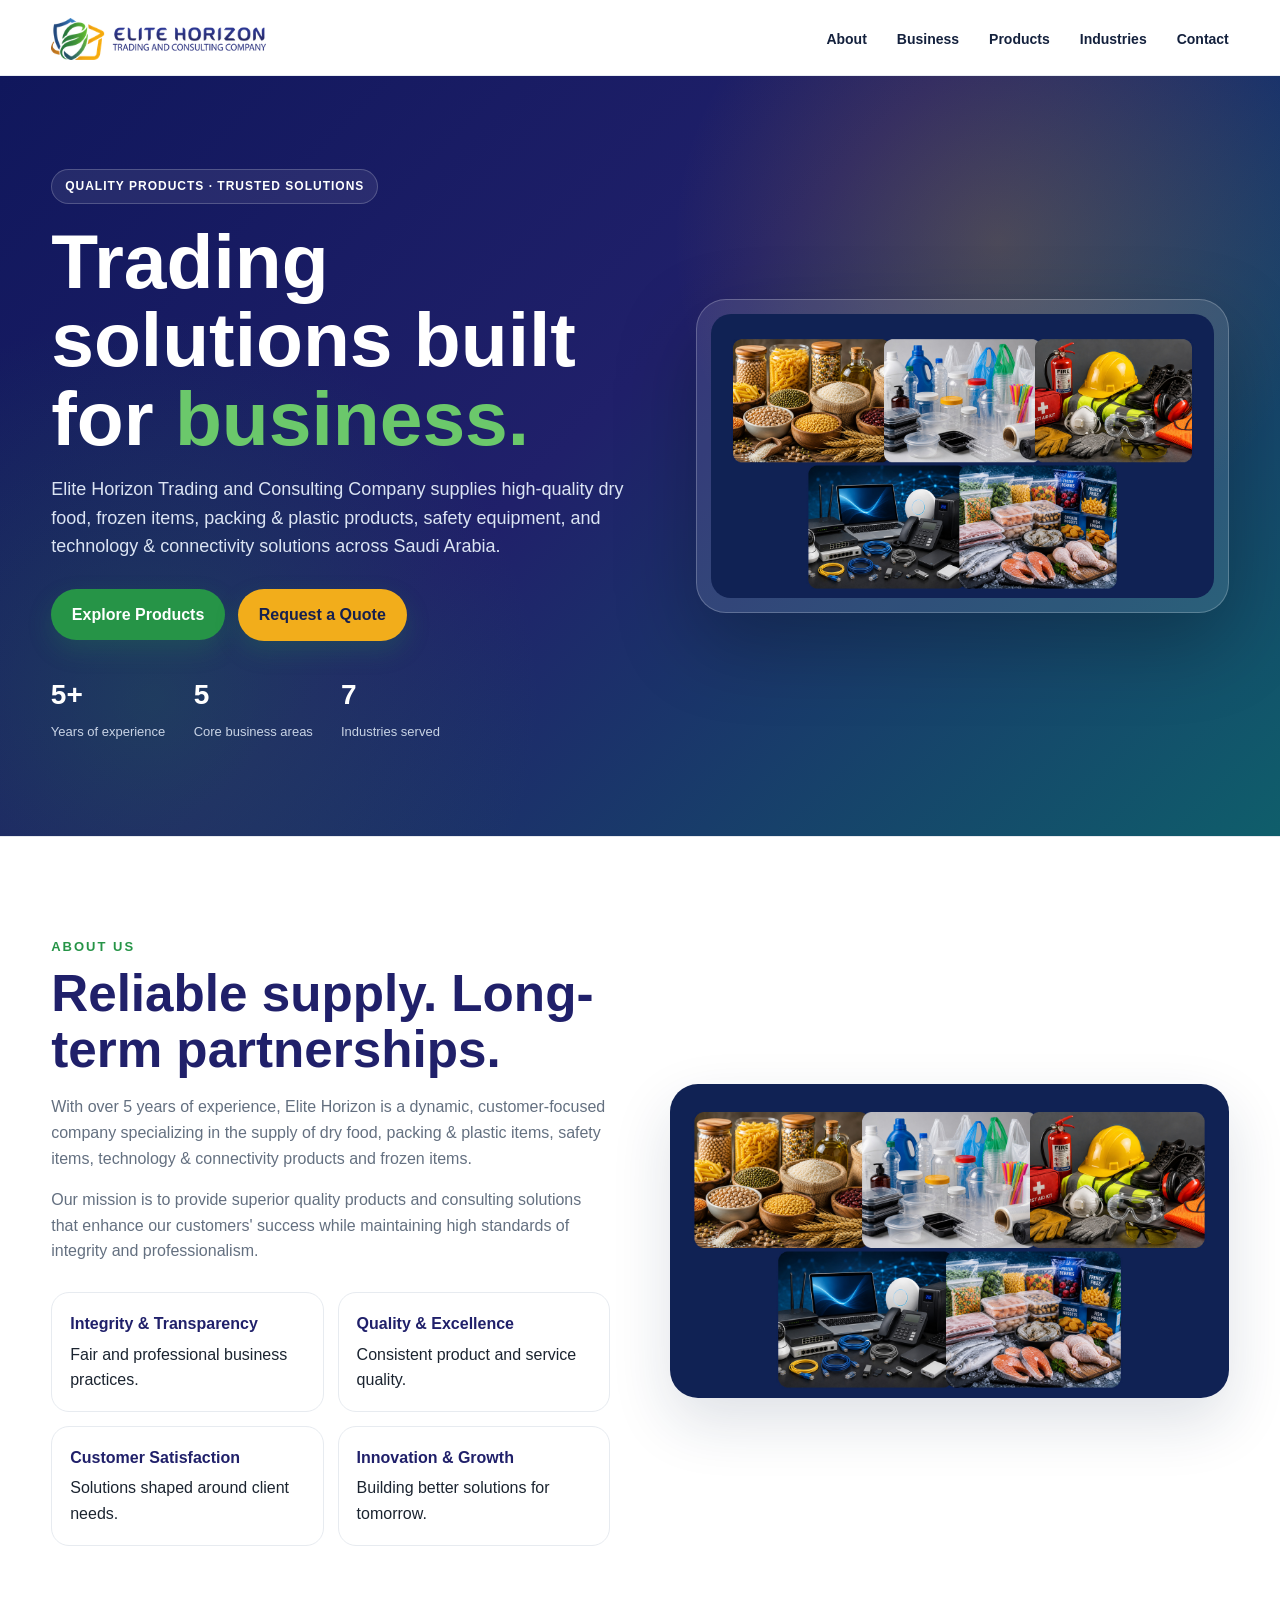
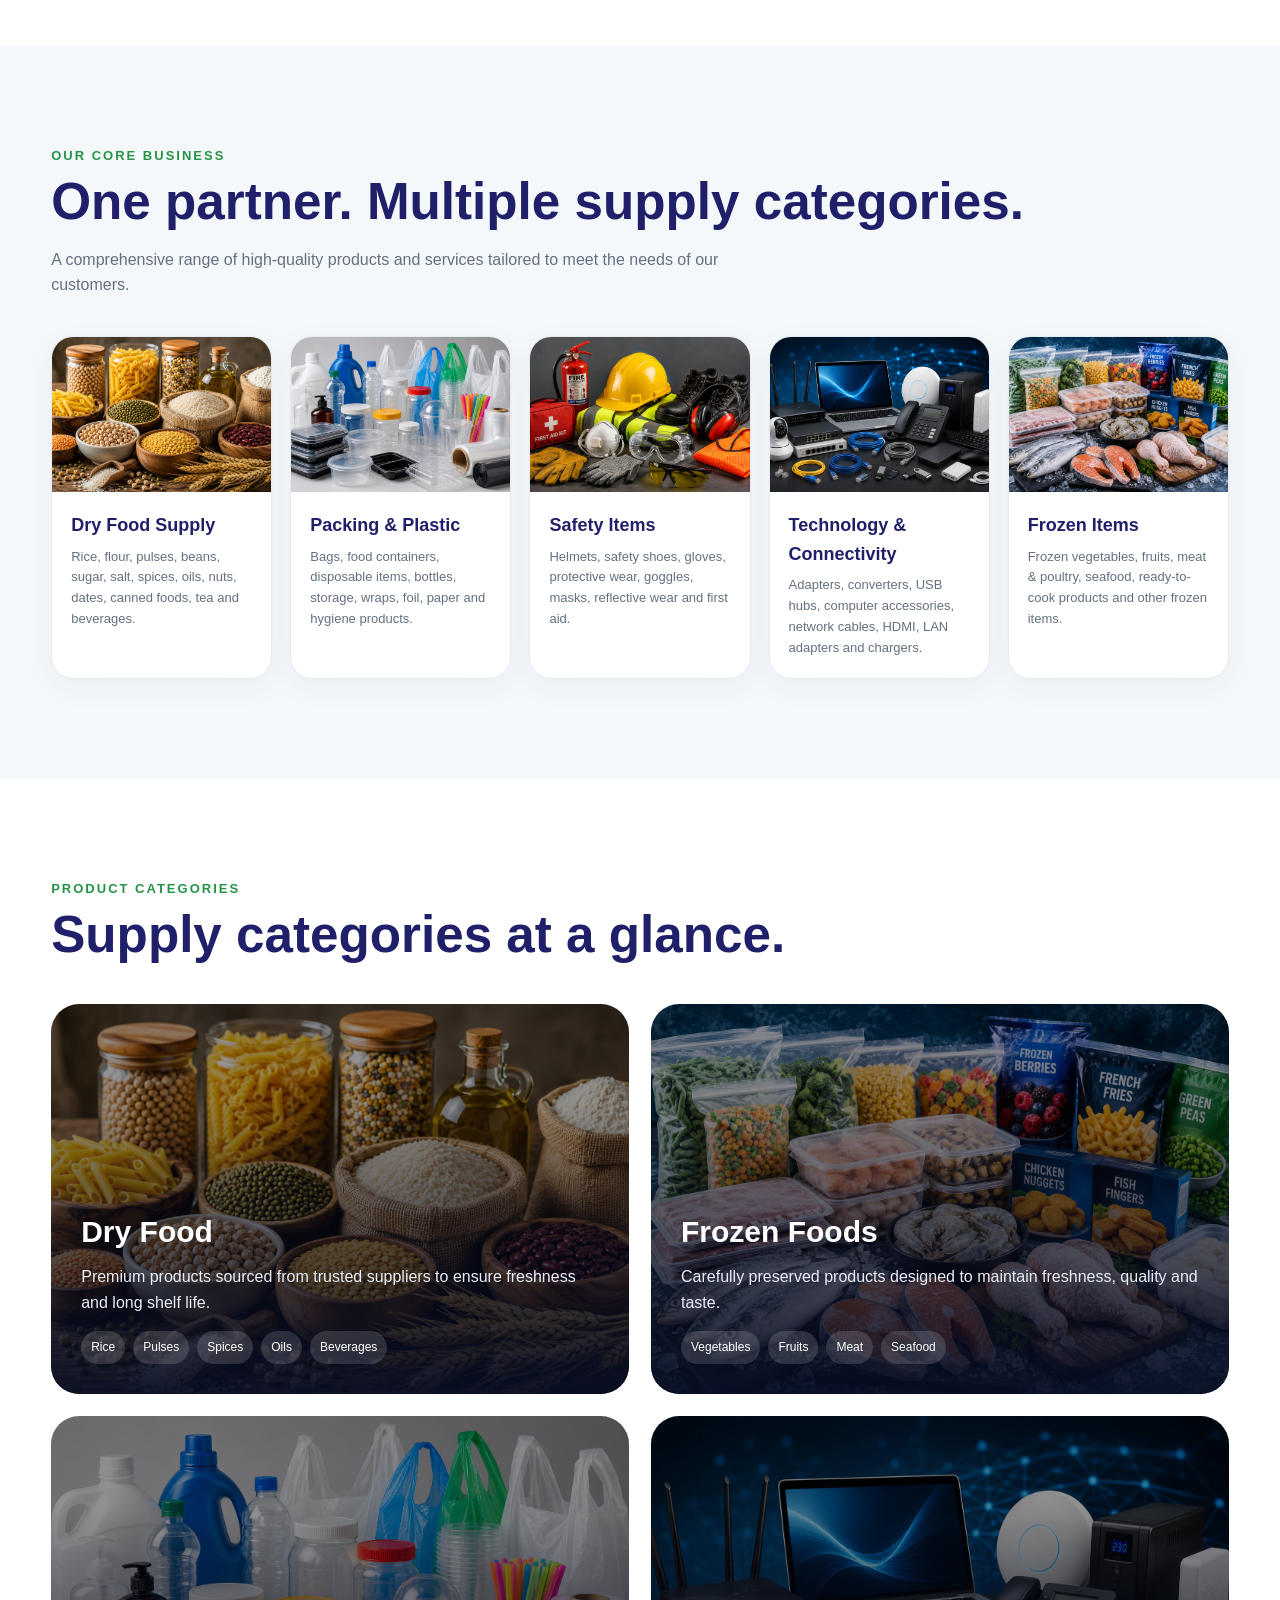
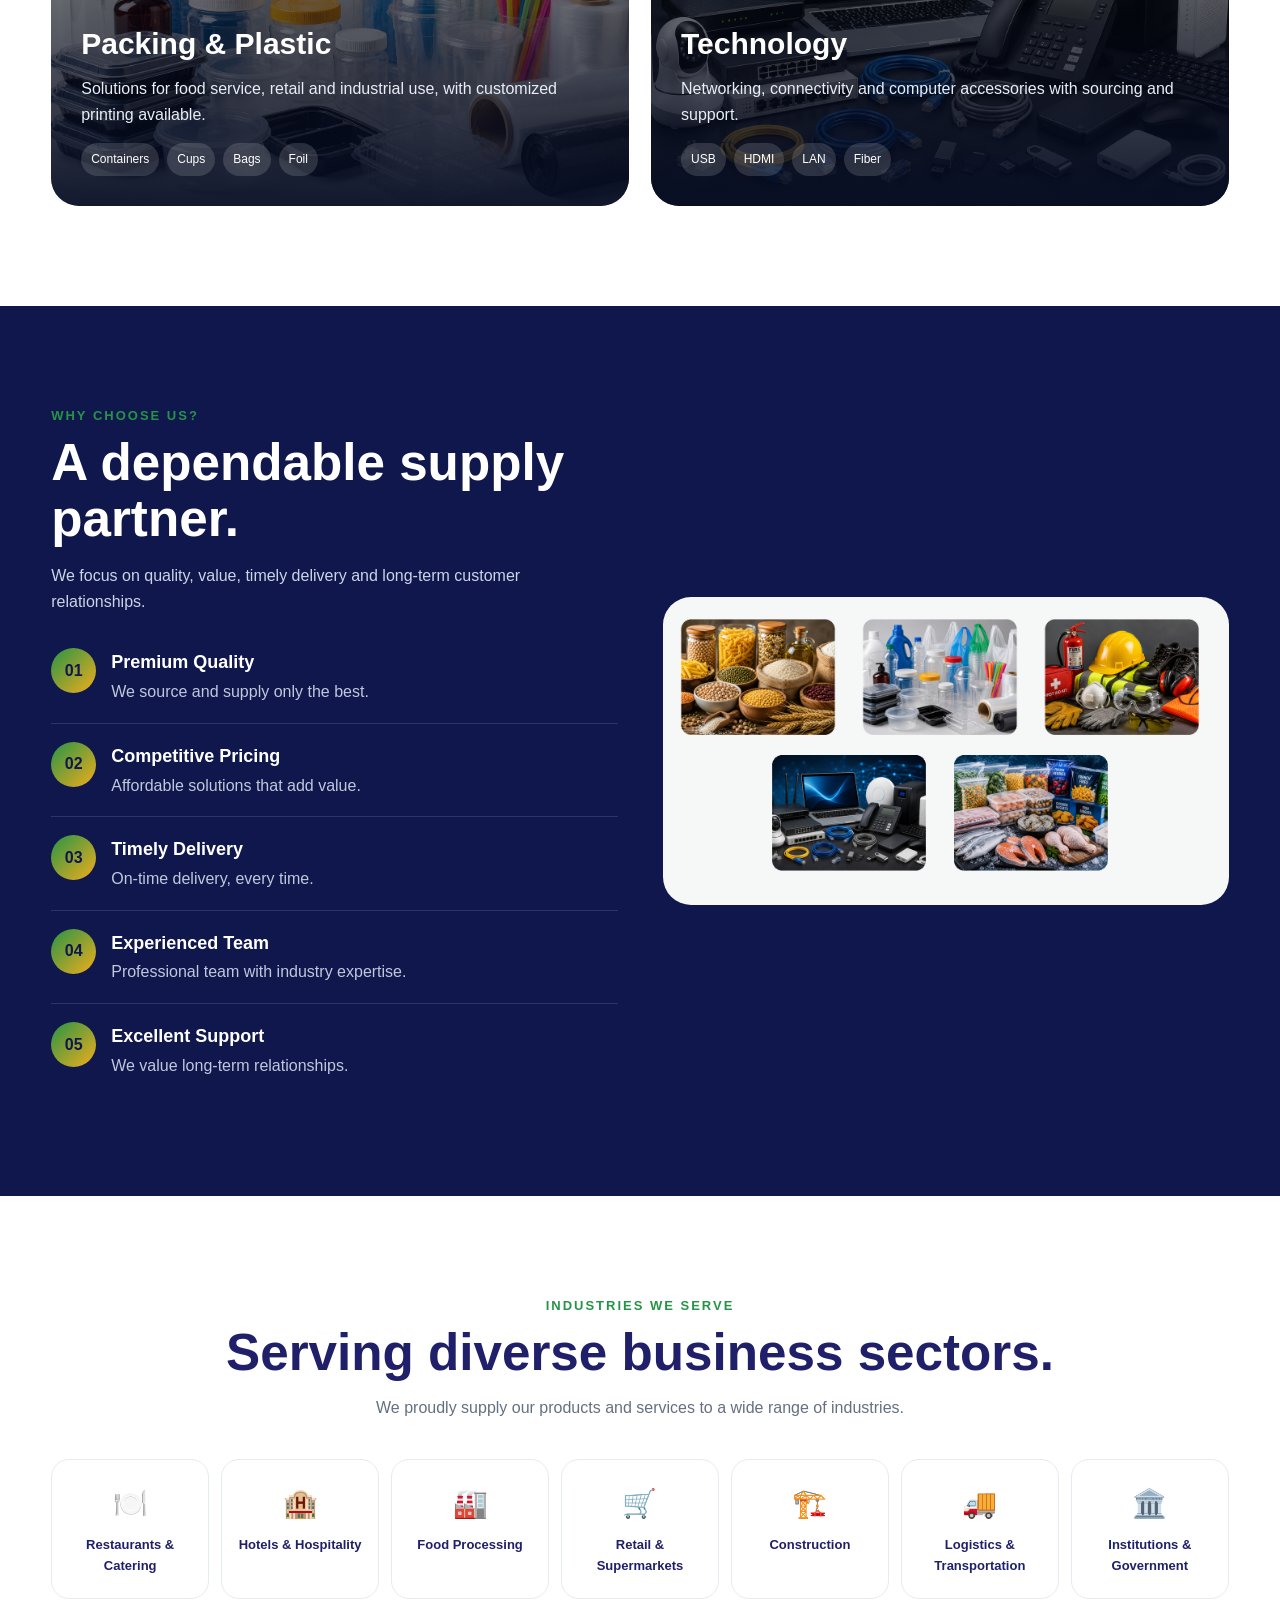
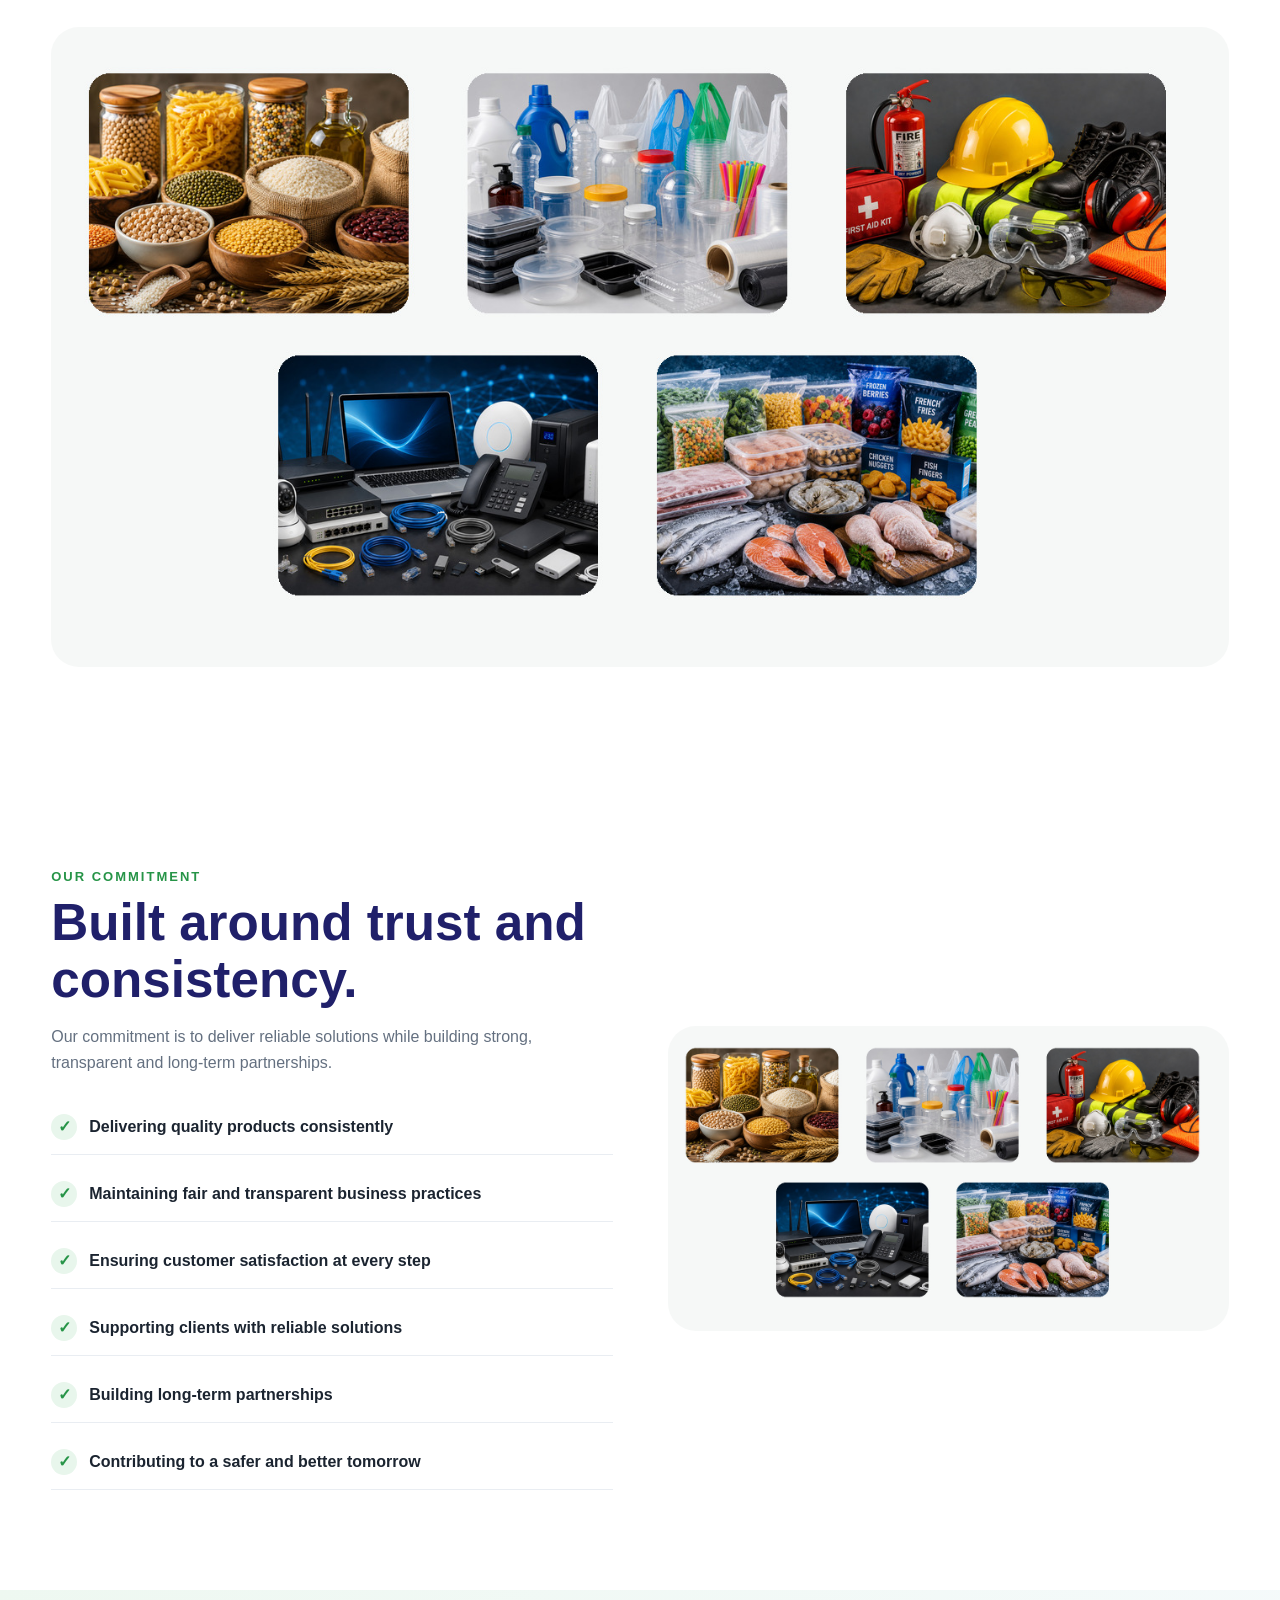
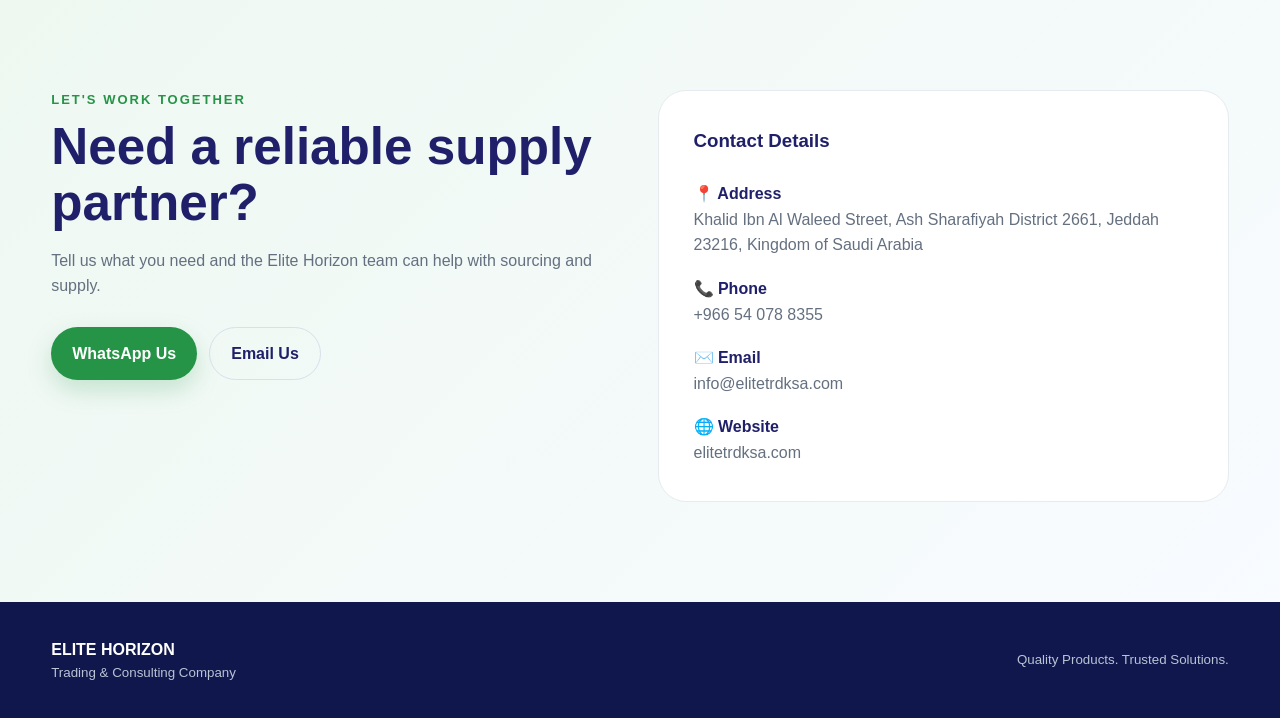
<file: index_FINAL_WORKING.html>
<!doctype html>
<html lang="en">
<head>
<meta charset="utf-8">
<meta name="viewport" content="width=device-width, initial-scale=1">
<title>Elite Horizon | Trading & Consulting Company</title>
<meta name="description" content="Elite Horizon Trading and Consulting Company — quality products and trusted solutions in Saudi Arabia.">
<style>
:root{
  --navy:#20206a; --blue:#0d5fae; --green:#269447; --gold:#f2ad1b;
  --teal:#137d73; --ink:#1b2430; --muted:#647080; --white:#fff; --soft:#f5f8fb;
}
*{box-sizing:border-box} html{scroll-behavior:smooth}
body{margin:0;font-family:Inter,Arial,sans-serif;color:var(--ink);background:#fff;line-height:1.6}
a{text-decoration:none;color:inherit}.container{width:min(1180px,92%);margin:auto}
nav{position:fixed;top:0;left:0;right:0;z-index:20;background:rgba(255,255,255,.94);
backdrop-filter:blur(16px);border-bottom:1px solid #e9edf3}
.navin{height:78px;display:flex;align-items:center;justify-content:space-between}
.brand{display:flex;align-items:center;gap:12px;font-weight:800;color:var(--navy)}
.brand img{width:52px;height:52px;object-fit:cover;border-radius:12px}
.brand span{font-size:16px;line-height:1.1}.brand small{display:block;font-size:10px;color:var(--green);letter-spacing:.8px;margin-top:4px}
.navlinks{display:flex;gap:26px;font-size:14px;font-weight:700;color:#384255}
.navlinks a:hover{color:var(--green)}
.btn{display:inline-flex;align-items:center;justify-content:center;padding:13px 21px;border-radius:999px;
font-weight:800;background:var(--green);color:white;box-shadow:0 10px 24px rgba(38,148,71,.22)}
.btn.gold{background:var(--gold);color:#16204f}.btn.outline{background:transparent;color:var(--navy);border:1px solid #d9dfeb;box-shadow:none}
.hero{min-height:760px;padding-top:78px;display:grid;place-items:center;position:relative;overflow:hidden;
background:linear-gradient(135deg,#10175c 0%,#20206a 46%,#0f5e6b 100%);color:#fff}
.hero:before{content:"";position:absolute;inset:0;background:
radial-gradient(circle at 78% 22%,rgba(242,173,27,.22),transparent 28%),
radial-gradient(circle at 12% 82%,rgba(38,148,71,.25),transparent 30%)}
.hero .container{position:relative;display:grid;grid-template-columns:1.05fr .95fr;gap:55px;align-items:center}
.kicker{display:inline-flex;gap:8px;align-items:center;padding:7px 13px;border:1px solid rgba(255,255,255,.2);
border-radius:999px;background:rgba(255,255,255,.08);font-size:12px;font-weight:800;letter-spacing:1px}
h1{font-size:clamp(44px,6vw,78px);line-height:1.02;margin:18px 0}.hero h1 span{color:#6bc86b}
.hero p{font-size:18px;color:#dbe4f3;max-width:640px}.actions{display:flex;gap:12px;margin-top:28px;flex-wrap:wrap}
.hero-card{border:1px solid rgba(255,255,255,.22);background:rgba(255,255,255,.1);padding:14px;border-radius:30px;
box-shadow:0 30px 80px rgba(0,0,0,.25);transform:rotate(2deg)}
.hero-card img{width:100%;display:block;border-radius:20px}
.stats{margin-top:32px;display:flex;gap:28px;flex-wrap:wrap}.stat strong{display:block;font-size:28px}.stat span{color:#c8d3e5;font-size:13px}
section{padding:100px 0}.eyebrow{color:var(--green);font-size:13px;font-weight:900;letter-spacing:2px;text-transform:uppercase}
.title{font-size:clamp(32px,4vw,52px);line-height:1.1;margin:8px 0 14px;color:var(--navy)}
.lead{color:var(--muted);max-width:720px}.about{display:grid;grid-template-columns:1fr 1fr;gap:60px;align-items:center}
.about-img{border-radius:28px;overflow:hidden;box-shadow:0 24px 60px rgba(21,39,75,.14)}.about-img img{width:100%;display:block}
.values{display:grid;grid-template-columns:repeat(2,1fr);gap:14px;margin-top:28px}
.value{padding:18px;border:1px solid #e7ebf0;border-radius:18px;background:#fff}.value b{display:block;color:var(--navy);margin-bottom:5px}
.business{background:var(--soft)}.grid{display:grid;grid-template-columns:repeat(5,1fr);gap:18px;margin-top:38px}
.card{background:#fff;border:1px solid #e6ebf0;border-radius:22px;overflow:hidden;transition:.25s;box-shadow:0 8px 30px rgba(20,30,50,.05)}
.card:hover{transform:translateY(-7px);box-shadow:0 18px 45px rgba(20,30,50,.12)}
.card img{width:100%;height:155px;object-fit:cover}.card-body{padding:19px}.card h3{margin:0 0 7px;color:var(--navy);font-size:18px}.card p{margin:0;color:var(--muted);font-size:13px}
.products{display:grid;grid-template-columns:1fr 1fr;gap:22px;margin-top:40px}.product{position:relative;min-height:390px;border-radius:28px;overflow:hidden;color:white}
.product img{position:absolute;inset:0;width:100%;height:100%;object-fit:cover;filter:brightness(.58)}.product .overlay{position:absolute;inset:0;padding:30px;display:flex;flex-direction:column;justify-content:end;
background:linear-gradient(transparent 25%,rgba(7,14,37,.9))}
.product h3{font-size:30px;margin:0 0 8px}.product p{margin:0;color:#e8edf6}.tags{display:flex;gap:8px;flex-wrap:wrap;margin-top:15px}.tag{padding:7px 10px;border-radius:999px;background:rgba(255,255,255,.14);font-size:12px}
.why{background:#10174c;color:white}.why .title{color:white}.why .lead{color:#cbd5e6}
.whygrid{display:grid;grid-template-columns:1fr 1fr;gap:45px;align-items:center}.whyimg{border-radius:28px;overflow:hidden}.whyimg img{width:100%;display:block}
.reason{display:flex;gap:15px;padding:18px 0;border-bottom:1px solid rgba(255,255,255,.12)}.reason:last-child{border:0}.icon{width:45px;height:45px;border-radius:50%;
display:grid;place-items:center;background:linear-gradient(135deg,var(--green),var(--gold));font-weight:900;color:#10174c;flex:none}
.reason b{font-size:18px}.reason p{margin:2px 0 0;color:#bfc9dc}
.industries{text-align:center}.industrygrid{display:grid;grid-template-columns:repeat(7,1fr);gap:12px;margin-top:38px}
.ind{padding:22px 10px;border:1px solid #e6ebf0;border-radius:18px;font-weight:800;color:var(--navy);font-size:13px;background:white}
.ind span{font-size:28px;display:block;margin-bottom:8px}.industry-img{margin-top:28px;border-radius:28px;overflow:hidden}.industry-img img{width:100%;display:block}
.commit{display:grid;grid-template-columns:1fr 1fr;gap:55px;align-items:center}.commit img{width:100%;border-radius:28px}.checklist{display:grid;gap:12px;margin-top:25px}
.check{display:flex;gap:12px;align-items:flex-start;padding:14px 0;border-bottom:1px solid #e9edf2}.check i{width:26px;height:26px;border-radius:50%;background:#e8f6ec;color:var(--green);display:grid;place-items:center;font-style:normal;font-weight:900}
.contact{background:linear-gradient(135deg,#eef8f1,#f8fbff)}.contactbox{display:grid;grid-template-columns:1fr 1fr;gap:35px;align-items:stretch}
.contact-card{background:#fff;border-radius:28px;padding:35px;border:1px solid #e5ebef}.contact-list{display:grid;gap:18px;margin-top:25px}.contact-item b{display:block;color:var(--navy)}.contact-item span{color:var(--muted)}
footer{background:#10174c;color:#fff;padding:35px 0}.foot{display:flex;justify-content:space-between;gap:20px;align-items:center}.foot small{color:#b9c3d5}
.mobile{display:none}
@media(max-width:900px){
.navlinks{display:none}.mobile{display:block}.hero .container,.about,.whygrid,.commit,.contactbox{grid-template-columns:1fr}.hero{padding:125px 0 80px}.hero-card{max-width:600px;margin:auto}.grid{grid-template-columns:repeat(2,1fr)}.products{grid-template-columns:1fr}.industrygrid{grid-template-columns:repeat(2,1fr)}
}
@media(max-width:560px){
section{padding:75px 0}.grid,.values{grid-template-columns:1fr}.industrygrid{grid-template-columns:1fr 1fr}.hero h1{font-size:48px}.stats{gap:18px}.brand span{font-size:14px}
}

/* Elite Horizon premium motion */
@keyframes ehFadeUp{from{opacity:0;transform:translateY(25px)}to{opacity:1;transform:none}}
@keyframes ehFloat{0%,100%{transform:rotate(2deg) translateY(0)}50%{transform:rotate(2deg) translateY(-9px)}}
.hero .kicker{animation:ehFadeUp .7s ease both}
.hero h1{animation:ehFadeUp .8s .08s ease both}
.hero p{animation:ehFadeUp .8s .16s ease both}
.hero .actions{animation:ehFadeUp .8s .24s ease both}
.hero .stats{animation:ehFadeUp .8s .32s ease both}
.hero-card{animation:ehFadeUp .9s .1s ease both,ehFloat 5s 1s ease-in-out infinite}
.btn{transition:transform .22s ease,box-shadow .22s ease,filter .22s ease}
.btn:hover{transform:translateY(-3px);filter:saturate(1.08);box-shadow:0 14px 30px rgba(38,148,71,.28)}
.btn.gold:hover{box-shadow:0 14px 30px rgba(242,173,27,.28)}
.card,.value,.ind,.contact-card{transition:transform .25s ease,box-shadow .25s ease,border-color .25s ease}
.card:hover,.value:hover,.ind:hover,.contact-card:hover{transform:translateY(-6px);box-shadow:0 18px 42px rgba(20,30,50,.12);border-color:#d7e0ea}
.product{transition:transform .35s ease,box-shadow .35s ease}
.product:hover{transform:translateY(-7px);box-shadow:0 22px 50px rgba(7,14,37,.18)}
.product img{transition:transform .55s ease,filter .35s ease}
.product:hover img{transform:scale(1.045);filter:brightness(.62)}
.reason{transition:padding-left .25s ease}.reason:hover{padding-left:8px}
.icon{transition:transform .25s ease}.reason:hover .icon{transform:rotate(6deg) scale(1.06)}
.brand img{transition:transform .25s ease}.brand:hover img{transform:scale(1.05)}
.navlinks a{position:relative;transition:color .2s ease}
.navlinks a:after{content:"";position:absolute;left:0;right:100%;bottom:-7px;height:2px;background:var(--green);transition:right .25s ease}
.navlinks a:hover:after{right:0}
.eh-reveal{opacity:0;transform:translateY(28px);transition:opacity .7s ease,transform .7s ease}
.eh-reveal.eh-visible{opacity:1;transform:none}
@media(prefers-reduced-motion:reduce){*,*:before,*:after{animation:none!important;transition:none!important;scroll-behavior:auto!important}}


img{max-width:100%;height:auto}
.hero-card img,.about-img img,.card img{display:block;width:100%;object-fit:cover}


/* FINAL LOGO FIX */
.brand{
  display:flex !important;
  align-items:center !important;
  flex:0 0 auto !important;
  width:auto !important;
  max-width:none !important;
  overflow:visible !important;
}
.brand img{
  display:block !important;
  width:280px !important;
  max-width:280px !important;
  height:auto !important;
  max-height:64px !important;
  object-fit:contain !important;
  object-position:center !important;
  overflow:visible !important;
}
header{
  overflow:visible !important;
}
@media (max-width: 900px){
  .brand img{
    width:220px !important;
    max-width:220px !important;
    max-height:54px !important;
  }
}
@media (max-width: 640px){
  .brand img{
    width:190px !important;
    max-width:190px !important;
    max-height:48px !important;
  }
}


/* FINAL HEADER — compact logo + navigation like the approved reference */
header.site-header{
  height:76px !important;
  min-height:76px !important;
  padding:0 !important;
  display:flex !important;
  align-items:center !important;
  background:#fff !important;
  border-bottom:1px solid #e6e9ee !important;
  overflow:visible !important;
}
header.site-header .container{
  height:100% !important;
  display:flex !important;
  align-items:center !important;
  justify-content:space-between !important;
}
.brand{
  display:flex !important;
  align-items:center !important;
  width:auto !important;
  height:100% !important;
  padding:0 !important;
  margin:0 !important;
  flex:0 0 auto !important;
}
.brand img{
  display:block !important;
  width:215px !important;
  max-width:215px !important;
  height:auto !important;
  max-height:62px !important;
  object-fit:contain !important;
  object-position:left center !important;
  border-radius:0 !important;
  margin:0 !important;
}
.brand span{display:none !important}
.navlinks{
  display:flex !important;
  align-items:center !important;
  gap:30px !important;
  margin-left:auto !important;
}
.navlinks a{
  font-size:14px !important;
  font-weight:700 !important;
  color:#14213d !important;
  text-decoration:none !important;
  white-space:nowrap !important;
}
@media(max-width:900px){
  header.site-header{height:68px !important;min-height:68px !important}
  .brand img{width:185px !important;max-width:185px !important;max-height:54px !important}
  .navlinks{gap:16px !important}
}
@media(max-width:680px){
  header.site-header{height:auto !important;min-height:64px !important;padding:8px 0 !important}
  header.site-header .container{flex-wrap:wrap !important;gap:8px !important}
  .brand img{width:175px !important;max-width:175px !important;max-height:48px !important}
  .navlinks{width:100% !important;justify-content:flex-end !important;gap:14px !important;overflow-x:auto !important}
  .navlinks a{font-size:12px !important}
}


/* FINAL STABILITY FIX */
section.eh-reveal{
  min-height:0;
}


/* FINAL HERO LAYOUT FIX */
header.site-header{
  height:auto !important;
  min-height:760px !important;
  padding:0 !important;
  display:grid !important;
  align-items:stretch !important;
  background:linear-gradient(135deg,#10175c 0%,#20206a 46%,#0f5e6b 100%) !important;
  overflow:hidden !important;
}
header.site-header.hero .container{
  height:auto !important;
  min-height:760px !important;
  display:grid !important;
  align-items:center !important;
}
nav{
  height:76px !important;
  min-height:76px !important;
  position:relative !important;
  z-index:20 !important;
  background:#fff !important;
}
@media(max-width:900px){
  nav{height:68px !important;min-height:68px !important}
  header.site-header,
  header.site-header.hero,
  header.site-header.hero .container{
    min-height:760px !important;
  }
}
@media(max-width:560px){
  nav{height:auto !important;min-height:64px !important}
  header.site-header,
  header.site-header.hero,
  header.site-header.hero .container{
    min-height:0 !important;
  }
  header.site-header.hero .container{
    padding-top:75px !important;
    padding-bottom:70px !important;
  }
}

</style>
</head>
<body>
<nav><div class="container navin">
<a class="brand" href="#home"><img src="assets/logo.png" alt="Elite Horizon"></a>
<div class="navlinks"><a href="#about">About</a><a href="#business">Business</a><a href="#products">Products</a><a href="#industries">Industries</a><a href="#contact">Contact</a></div>
<a class="btn mobile" href="tel:+966540788355">Call</a>
</div></nav>

<header class="site-header hero" id="home"><div class="container">
<div>
<div class="kicker">QUALITY PRODUCTS · TRUSTED SOLUTIONS</div>
<h1>Trading solutions built for <span>business.</span></h1>
<p>Elite Horizon Trading and Consulting Company supplies high-quality dry food, frozen items, packing & plastic products, safety equipment, and technology & connectivity solutions across Saudi Arabia.</p>
<div class="actions"><a class="btn" href="#products">Explore Products</a><a class="btn gold" href="#contact">Request a Quote</a></div>
<div class="stats"><div class="stat"><strong>5+</strong><span>Years of experience</span></div><div class="stat"><strong>5</strong><span>Core business areas</span></div><div class="stat"><strong>7</strong><span>Industries served</span></div></div>
</div>
<div class="hero-card"><img src="assets/hero.jpg" alt="Elite Horizon catalogue visual"></div>
</div></header>

<section id="about" class="eh-reveal"><div class="container about">
<div><div class="eyebrow">About Us</div><h2 class="title">Reliable supply. Long-term partnerships.</h2>
<p class="lead">With over 5 years of experience, Elite Horizon is a dynamic, customer-focused company specializing in the supply of dry food, packing & plastic items, safety items, technology & connectivity products and frozen items.</p>
<p class="lead">Our mission is to provide superior quality products and consulting solutions that enhance our customers' success while maintaining high standards of integrity and professionalism.</p>
<div class="values">
<div class="value eh-reveal"><b>Integrity & Transparency</b><span>Fair and professional business practices.</span></div>
<div class="value eh-reveal"><b>Quality & Excellence</b><span>Consistent product and service quality.</span></div>
<div class="value eh-reveal"><b>Customer Satisfaction</b><span>Solutions shaped around client needs.</span></div>
<div class="value eh-reveal"><b>Innovation & Growth</b><span>Building better solutions for tomorrow.</span></div>
</div></div>
<div class="about-img"><img src="assets/hero.jpg" alt="Saudi Arabia business environment"></div>
</div></section>

<section id="business" class="business eh-reveal"><div class="container"><div class="eyebrow">Our Core Business</div><h2 class="title">One partner. Multiple supply categories.</h2><p class="lead">A comprehensive range of high-quality products and services tailored to meet the needs of our customers.</p>
<div class="grid">
<div class="card eh-reveal"><img src="assets/dry-food.jpg"><div class="card-body"><h3>Dry Food Supply</h3><p>Rice, flour, pulses, beans, sugar, salt, spices, oils, nuts, dates, canned foods, tea and beverages.</p></div></div>
<div class="card eh-reveal"><img src="assets/packing.jpg"><div class="card-body"><h3>Packing & Plastic</h3><p>Bags, food containers, disposable items, bottles, storage, wraps, foil, paper and hygiene products.</p></div></div>
<div class="card eh-reveal"><img src="assets/safety.jpg"><div class="card-body"><h3>Safety Items</h3><p>Helmets, safety shoes, gloves, protective wear, goggles, masks, reflective wear and first aid.</p></div></div>
<div class="card eh-reveal"><img src="assets/technology.jpg"><div class="card-body"><h3>Technology & Connectivity</h3><p>Adapters, converters, USB hubs, computer accessories, network cables, HDMI, LAN adapters and chargers.</p></div></div>
<div class="card eh-reveal"><img src="assets/frozen.jpg"><div class="card-body"><h3>Frozen Items</h3><p>Frozen vegetables, fruits, meat & poultry, seafood, ready-to-cook products and other frozen items.</p></div></div>
</div></div></section>

<section id="products" class="eh-reveal"><div class="container"><div class="eyebrow">Product Categories</div><h2 class="title">Supply categories at a glance.</h2>
<div class="products">
<div class="product"><img src="assets/dry-food.jpg"><div class="overlay"><h3>Dry Food</h3><p>Premium products sourced from trusted suppliers to ensure freshness and long shelf life.</p><div class="tags"><span class="tag">Rice</span><span class="tag">Pulses</span><span class="tag">Spices</span><span class="tag">Oils</span><span class="tag">Beverages</span></div></div></div>
<div class="product"><img src="assets/frozen.jpg"><div class="overlay"><h3>Frozen Foods</h3><p>Carefully preserved products designed to maintain freshness, quality and taste.</p><div class="tags"><span class="tag">Vegetables</span><span class="tag">Fruits</span><span class="tag">Meat</span><span class="tag">Seafood</span></div></div></div>
<div class="product"><img src="assets/packing.jpg"><div class="overlay"><h3>Packing & Plastic</h3><p>Solutions for food service, retail and industrial use, with customized printing available.</p><div class="tags"><span class="tag">Containers</span><span class="tag">Cups</span><span class="tag">Bags</span><span class="tag">Foil</span></div></div></div>
<div class="product"><img src="assets/technology.jpg"><div class="overlay"><h3>Technology</h3><p>Networking, connectivity and computer accessories with sourcing and support.</p><div class="tags"><span class="tag">USB</span><span class="tag">HDMI</span><span class="tag">LAN</span><span class="tag">Fiber</span></div></div></div>
</div></div></section>

<section class="why eh-reveal"><div class="container whygrid"><div><div class="eyebrow">Why Choose Us?</div><h2 class="title">A dependable supply partner.</h2><p class="lead">We focus on quality, value, timely delivery and long-term customer relationships.</p>
<div class="reason"><div class="icon">01</div><div><b>Premium Quality</b><p>We source and supply only the best.</p></div></div>
<div class="reason"><div class="icon">02</div><div><b>Competitive Pricing</b><p>Affordable solutions that add value.</p></div></div>
<div class="reason"><div class="icon">03</div><div><b>Timely Delivery</b><p>On-time delivery, every time.</p></div></div>
<div class="reason"><div class="icon">04</div><div><b>Experienced Team</b><p>Professional team with industry expertise.</p></div></div>
<div class="reason"><div class="icon">05</div><div><b>Excellent Support</b><p>We value long-term relationships.</p></div></div>
</div><div class="whyimg"><img src="assets/industries.jpg" alt="Business partnership"></div></div></section>

<section id="industries" class="industries eh-reveal"><div class="container"><div class="eyebrow">Industries We Serve</div><h2 class="title">Serving diverse business sectors.</h2><p class="lead" style="margin:auto">We proudly supply our products and services to a wide range of industries.</p>
<div class="industrygrid">
<div class="ind eh-reveal"><span>🍽️</span>Restaurants & Catering</div><div class="ind eh-reveal"><span>🏨</span>Hotels & Hospitality</div><div class="ind eh-reveal"><span>🏭</span>Food Processing</div><div class="ind eh-reveal"><span>🛒</span>Retail & Supermarkets</div><div class="ind eh-reveal"><span>🏗️</span>Construction</div><div class="ind eh-reveal"><span>🚚</span>Logistics & Transportation</div><div class="ind eh-reveal"><span>🏛️</span>Institutions & Government</div>
</div><div class="industry-img"><img src="assets/industries.jpg" alt="Industries served"></div></div></section>

<section class="eh-reveal"><div class="container commit"><div><div class="eyebrow">Our Commitment</div><h2 class="title">Built around trust and consistency.</h2><p class="lead">Our commitment is to deliver reliable solutions while building strong, transparent and long-term partnerships.</p>
<div class="checklist"><div class="check"><i>✓</i><b>Delivering quality products consistently</b></div><div class="check"><i>✓</i><b>Maintaining fair and transparent business practices</b></div><div class="check"><i>✓</i><b>Ensuring customer satisfaction at every step</b></div><div class="check"><i>✓</i><b>Supporting clients with reliable solutions</b></div><div class="check"><i>✓</i><b>Building long-term partnerships</b></div><div class="check"><i>✓</i><b>Contributing to a safer and better tomorrow</b></div></div></div><img src="assets/commitment.jpg" alt="Elite Horizon commitment"></div></section>

<section id="contact" class="contact eh-reveal"><div class="container"><div class="contactbox">
<div><div class="eyebrow">Let's Work Together</div><h2 class="title">Need a reliable supply partner?</h2><p class="lead">Tell us what you need and the Elite Horizon team can help with sourcing and supply.</p><div class="actions"><a class="btn" href="https://wa.me/966540788355">WhatsApp Us</a><a class="btn outline" href="mailto:info@elitetrdksa.com">Email Us</a></div></div>
<div class="contact-card"><h3 style="color:var(--navy);margin-top:0">Contact Details</h3><div class="contact-list">
<div class="contact-item"><b>📍 Address</b><span>Khalid Ibn Al Waleed Street, Ash Sharafiyah District 2661, Jeddah 23216, Kingdom of Saudi Arabia</span></div>
<div class="contact-item"><b>📞 Phone</b><span>+966 54 078 8355</span></div>
<div class="contact-item"><b>✉️ Email</b><span>info@elitetrdksa.com</span></div>
<div class="contact-item"><b>🌐 Website</b><span>elitetrdksa.com</span></div>
</div></div>
</div></div></section>

<footer><div class="container foot"><div><strong>ELITE HORIZON</strong><small style="display:block">Trading & Consulting Company</small></div><small>Quality Products. Trusted Solutions.</small></div></footer>

<script>
(() => {
  const items = document.querySelectorAll('.eh-reveal');
  if (!('IntersectionObserver' in window)) {
    items.forEach(el => el.classList.add('eh-visible'));
    return;
  }
  const observer = new IntersectionObserver((entries, obs) => {
    entries.forEach(entry => {
      if (entry.isIntersecting) {
        entry.target.classList.add('eh-visible');
        obs.unobserve(entry.target);
      }
    });
  }, {threshold:0.12});
  items.forEach((el,i) => {
    el.style.transitionDelay = Math.min((i % 5) * 70, 280) + 'ms';
    observer.observe(el);
  });
})();
</script>

</body>
</html>
</file>
